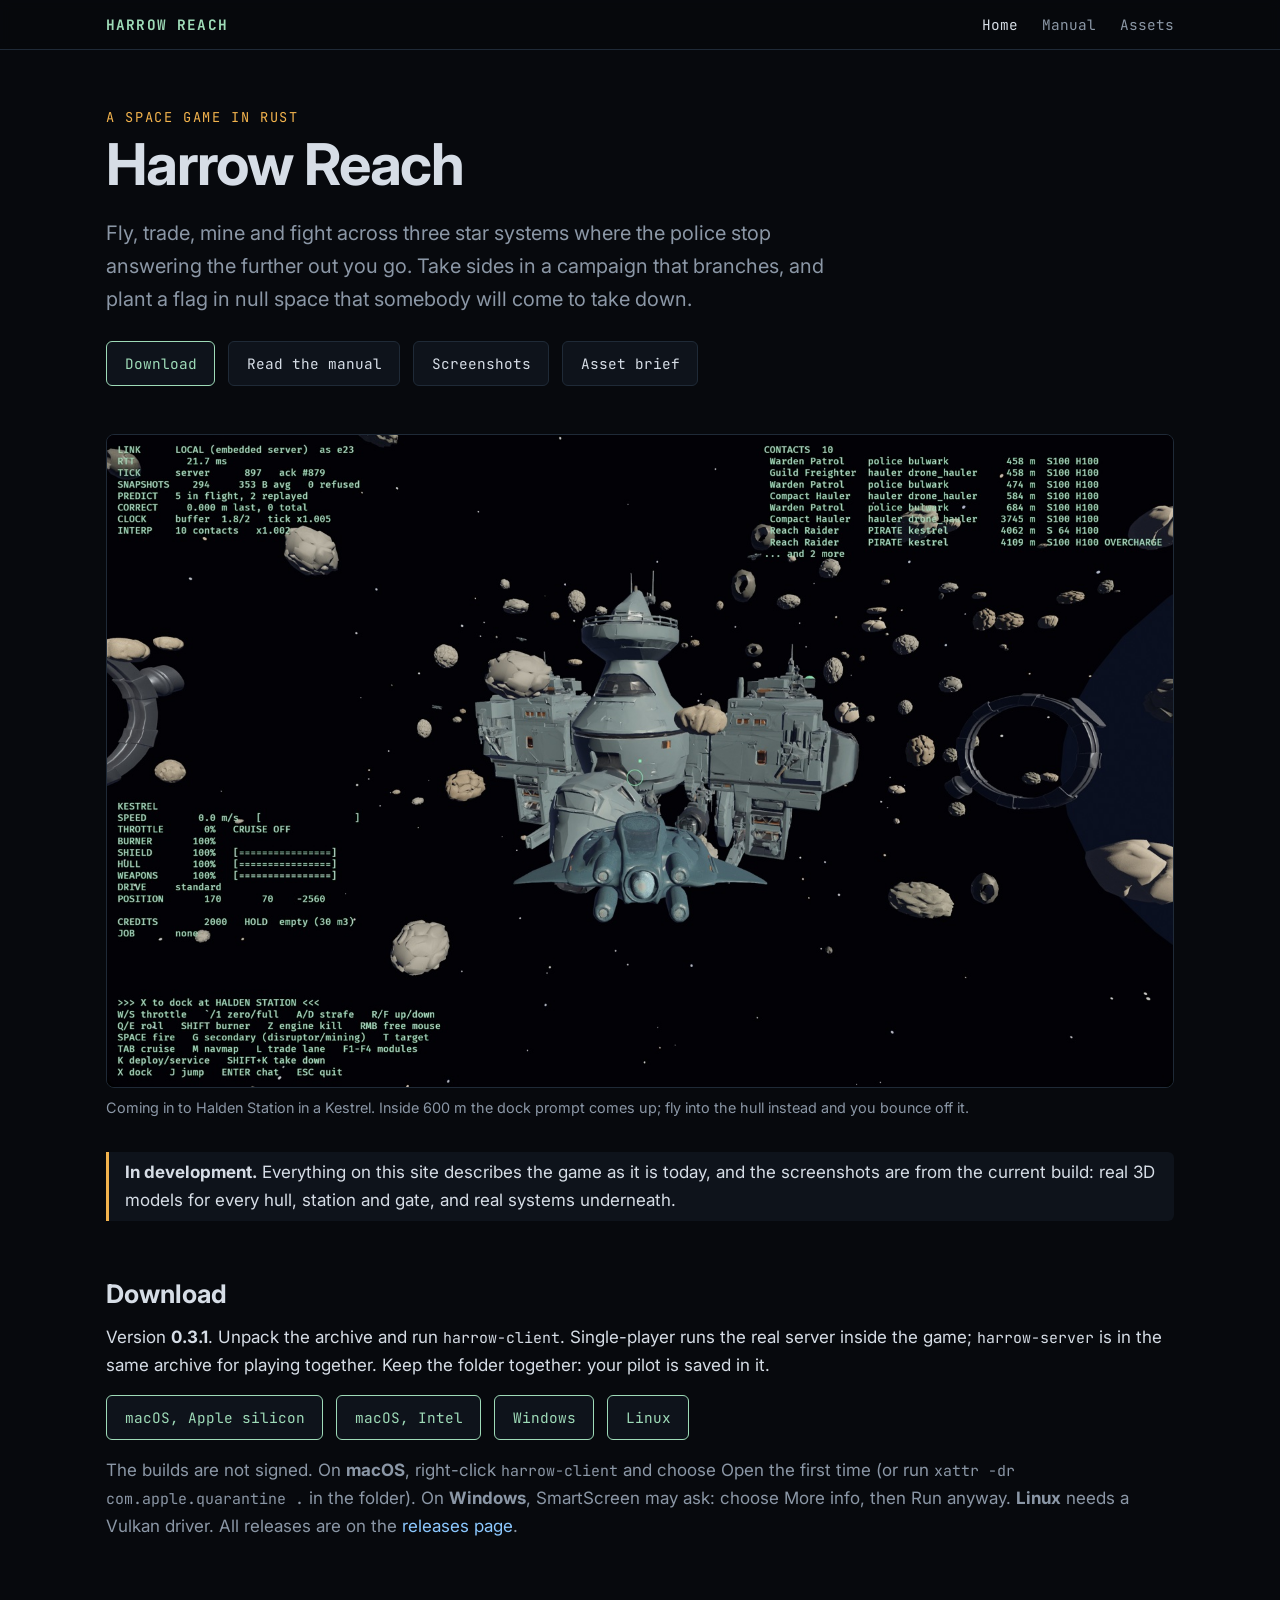
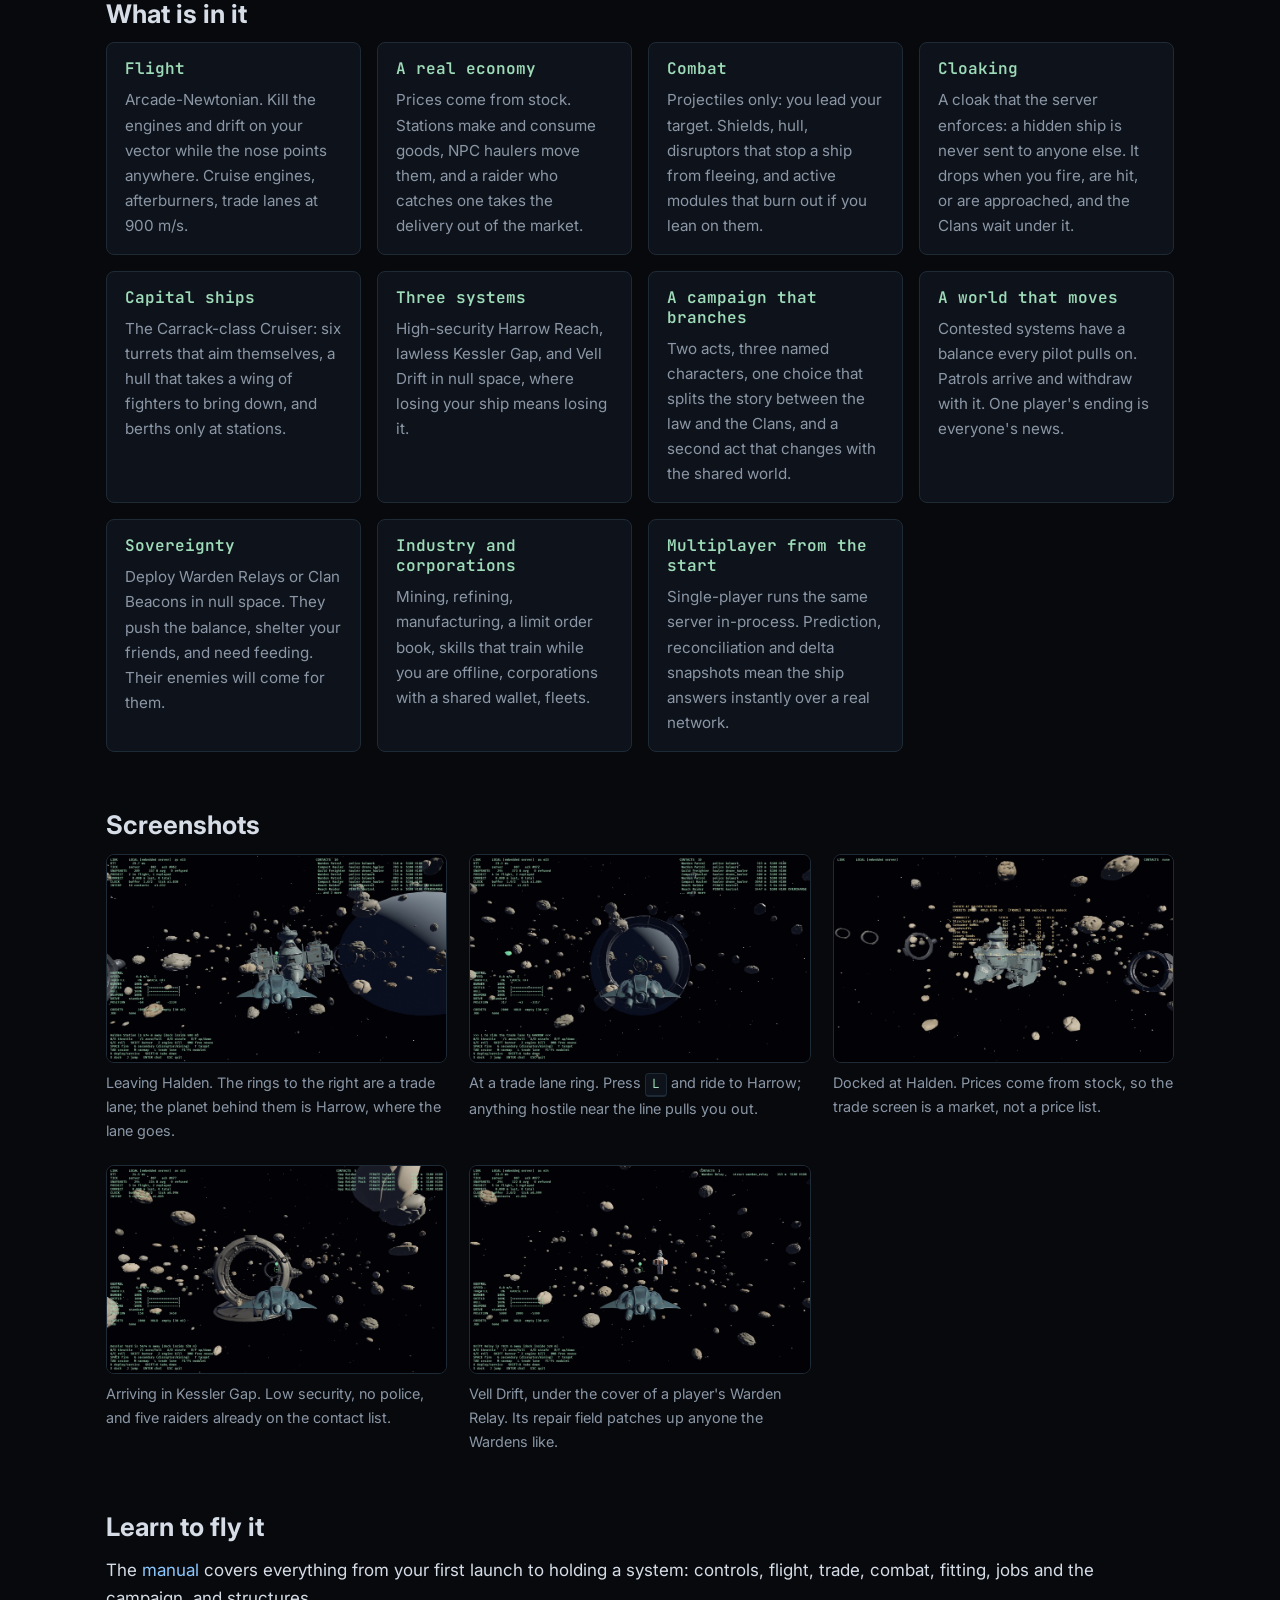
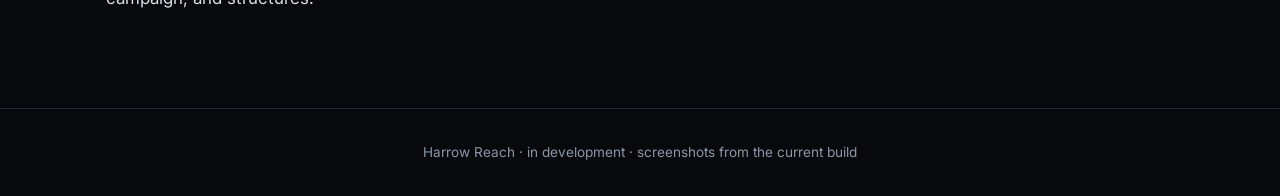
<file: index.html>
<!doctype html>
<html lang="en">
<head>
  <meta charset="utf-8">
  <meta name="viewport" content="width=device-width, initial-scale=1">
  <title>Harrow Reach</title>
  <meta name="description" content="A space trading and combat game in Rust: fly, trade, mine, fight, take sides, and plant a flag in null space.">
  <link rel="preconnect" href="https://fonts.googleapis.com">
  <link rel="preconnect" href="https://fonts.gstatic.com" crossorigin>
  <link href="https://fonts.googleapis.com/css2?family=Inter:wght@400;600;700&family=JetBrains+Mono:wght@400;600;700&display=swap" rel="stylesheet">
  <link rel="icon" href="data:image/svg+xml,%3Csvg xmlns=%27http://www.w3.org/2000/svg%27 viewBox=%270 0 32 32%27%3E%3Crect width=%2732%27 height=%2732%27 rx=%276%27 fill=%27%2307090d%27/%3E%3Ccircle cx=%2716%27 cy=%2716%27 r=%279%27 fill=%27none%27 stroke=%27%23f2b34d%27 stroke-width=%273%27/%3E%3C/svg%3E">
  <link rel="stylesheet" href="style.css">
</head>
<body>
  <nav class="site">
    <span class="brand">HARROW REACH</span>
    <a href="./" class="here">Home</a>
    <a href="manual.html">Manual</a>
    <a href="assets.html">Assets</a>
  </nav>

  <main>
    <section class="hero">
      <div class="kicker">A space game in Rust</div>
      <h1>Harrow Reach</h1>
      <p class="lede">
        Fly, trade, mine and fight across three star systems where the police
        stop answering the further out you go. Take sides in a campaign that
        branches, and plant a flag in null space that somebody will come to
        take down.
      </p>
      <div class="actions">
        <a class="button primary" href="#download">Download</a>
        <a class="button" href="manual.html">Read the manual</a>
        <a class="button" href="#screenshots">Screenshots</a>
        <a class="button" href="assets.html">Asset brief</a>
      </div>
    </section>

    <figure class="shot-hero">
      <img src="screenshots/02-convoy.jpg" alt="A Kestrel fighter a few hundred metres off Halden Station, trade lane rings to either side, the prompt to dock on the HUD." width="1600" height="978">
      <figcaption>Coming in to Halden Station in a Kestrel. Inside 600 m the dock prompt comes up; fly into the hull instead and you bounce off it.</figcaption>
    </figure>

    <p class="status" style="margin-top:2rem">
      <strong>In development.</strong> Everything on this site describes the
      game as it is today, and the screenshots are from the current build:
      real 3D models for every hull, station and gate, and real systems underneath.
    </p>

    <h2 id="download">Download</h2>
    <p>
      Version <strong>0.3.1</strong>. Unpack the archive and run
      <code>harrow-client</code>. Single-player runs the real server inside the
      game; <code>harrow-server</code> is in the same archive for playing
      together. Keep the folder together: your pilot is saved in it.
    </p>
    <div class="downloads">
      <a class="button primary" href="https://github.com/rsantacroce/harrow-reach-site/releases/download/v0.3.1/harrow-reach-v0.3.1-macos-arm64.tar.gz">macOS, Apple silicon</a>
      <a class="button primary" href="https://github.com/rsantacroce/harrow-reach-site/releases/download/v0.3.1/harrow-reach-v0.3.1-macos-x86_64.tar.gz">macOS, Intel</a>
      <a class="button primary" href="https://github.com/rsantacroce/harrow-reach-site/releases/download/v0.3.1/harrow-reach-v0.3.1-windows-x86_64.zip">Windows</a>
      <a class="button primary" href="https://github.com/rsantacroce/harrow-reach-site/releases/download/v0.3.1/harrow-reach-v0.3.1-linux-x86_64.tar.gz">Linux</a>
    </div>
    <p class="muted" style="margin-top:1rem">
      The builds are not signed. On <strong>macOS</strong>, right-click
      <code>harrow-client</code> and choose Open the first time (or run
      <code>xattr -dr com.apple.quarantine .</code> in the folder). On
      <strong>Windows</strong>, SmartScreen may ask: choose More info, then Run
      anyway. <strong>Linux</strong> needs a Vulkan driver. All releases are on
      the <a href="https://github.com/rsantacroce/harrow-reach-site/releases">releases page</a>.
    </p>

    <h2>What is in it</h2>
    <div class="features">
      <div class="feature"><h3>Flight</h3><p>Arcade-Newtonian. Kill the engines and drift on your vector while the nose points anywhere. Cruise engines, afterburners, trade lanes at 900 m/s.</p></div>
      <div class="feature"><h3>A real economy</h3><p>Prices come from stock. Stations make and consume goods, NPC haulers move them, and a raider who catches one takes the delivery out of the market.</p></div>
      <div class="feature"><h3>Combat</h3><p>Projectiles only: you lead your target. Shields, hull, disruptors that stop a ship from fleeing, and active modules that burn out if you lean on them.</p></div>
      <div class="feature"><h3>Cloaking</h3><p>A cloak that the server enforces: a hidden ship is never sent to anyone else. It drops when you fire, are hit, or are approached, and the Clans wait under it.</p></div>
      <div class="feature"><h3>Capital ships</h3><p>The Carrack-class Cruiser: six turrets that aim themselves, a hull that takes a wing of fighters to bring down, and berths only at stations.</p></div>
      <div class="feature"><h3>Three systems</h3><p>High-security Harrow Reach, lawless Kessler Gap, and Vell Drift in null space, where losing your ship means losing it.</p></div>
      <div class="feature"><h3>A campaign that branches</h3><p>Two acts, three named characters, one choice that splits the story between the law and the Clans, and a second act that changes with the shared world.</p></div>
      <div class="feature"><h3>A world that moves</h3><p>Contested systems have a balance every pilot pulls on. Patrols arrive and withdraw with it. One player's ending is everyone's news.</p></div>
      <div class="feature"><h3>Sovereignty</h3><p>Deploy Warden Relays or Clan Beacons in null space. They push the balance, shelter your friends, and need feeding. Their enemies will come for them.</p></div>
      <div class="feature"><h3>Industry and corporations</h3><p>Mining, refining, manufacturing, a limit order book, skills that train while you are offline, corporations with a shared wallet, fleets.</p></div>
      <div class="feature"><h3>Multiplayer from the start</h3><p>Single-player runs the same server in-process. Prediction, reconciliation and delta snapshots mean the ship answers instantly over a real network.</p></div>
    </div>

    <h2 id="screenshots">Screenshots</h2>
    <div class="gallery">
      <figure>
        <a href="screenshots/01-halden.jpg"><img src="screenshots/01-halden.jpg" alt="A Kestrel fighter near Halden Station, with the trade lane rings and the planet Harrow beyond it." loading="lazy" width="1600" height="978"></a>
        <figcaption>Leaving Halden. The rings to the right are a trade lane; the planet behind them is Harrow, where the lane goes.</figcaption>
      </figure>
      <figure>
        <a href="screenshots/03-lane.jpg"><img src="screenshots/03-lane.jpg" alt="Lined up at the first ring of a trade lane, the HUD offering the ride to Harrow." loading="lazy" width="1600" height="978"></a>
        <figcaption>At a trade lane ring. Press <kbd>L</kbd> and ride to Harrow; anything hostile near the line pulls you out.</figcaption>
      </figure>
      <figure>
        <a href="screenshots/04-docked.jpg"><img src="screenshots/04-docked.jpg" alt="Docked at Halden Station, the trade screen listing commodities with stock and prices over a view of the station." loading="lazy" width="1600" height="978"></a>
        <figcaption>Docked at Halden. Prices come from stock, so the trade screen is a market, not a price list.</figcaption>
      </figure>
      <figure>
        <a href="screenshots/05-kessler.jpg"><img src="screenshots/05-kessler.jpg" alt="Arriving in Kessler Gap beside the gate, with five Gap Raiders on the contact list." loading="lazy" width="1600" height="978"></a>
        <figcaption>Arriving in Kessler Gap. Low security, no police, and five raiders already on the contact list.</figcaption>
      </figure>
      <figure>
        <a href="screenshots/06-drift.jpg"><img src="screenshots/06-drift.jpg" alt="In Vell Drift, a player-built Warden Relay 260 m ahead." loading="lazy" width="1600" height="978"></a>
        <figcaption>Vell Drift, under the cover of a player's Warden Relay. Its repair field patches up anyone the Wardens like.</figcaption>
      </figure>
    </div>

    <h2>Learn to fly it</h2>
    <p>
      The <a href="manual.html">manual</a> covers everything from your first
      launch to holding a system: controls, flight, trade, combat, fitting,
      jobs and the campaign, and structures.
    </p>
  </main>

  <footer>Harrow Reach · in development · screenshots from the current build</footer>
</body>
</html>
</file>
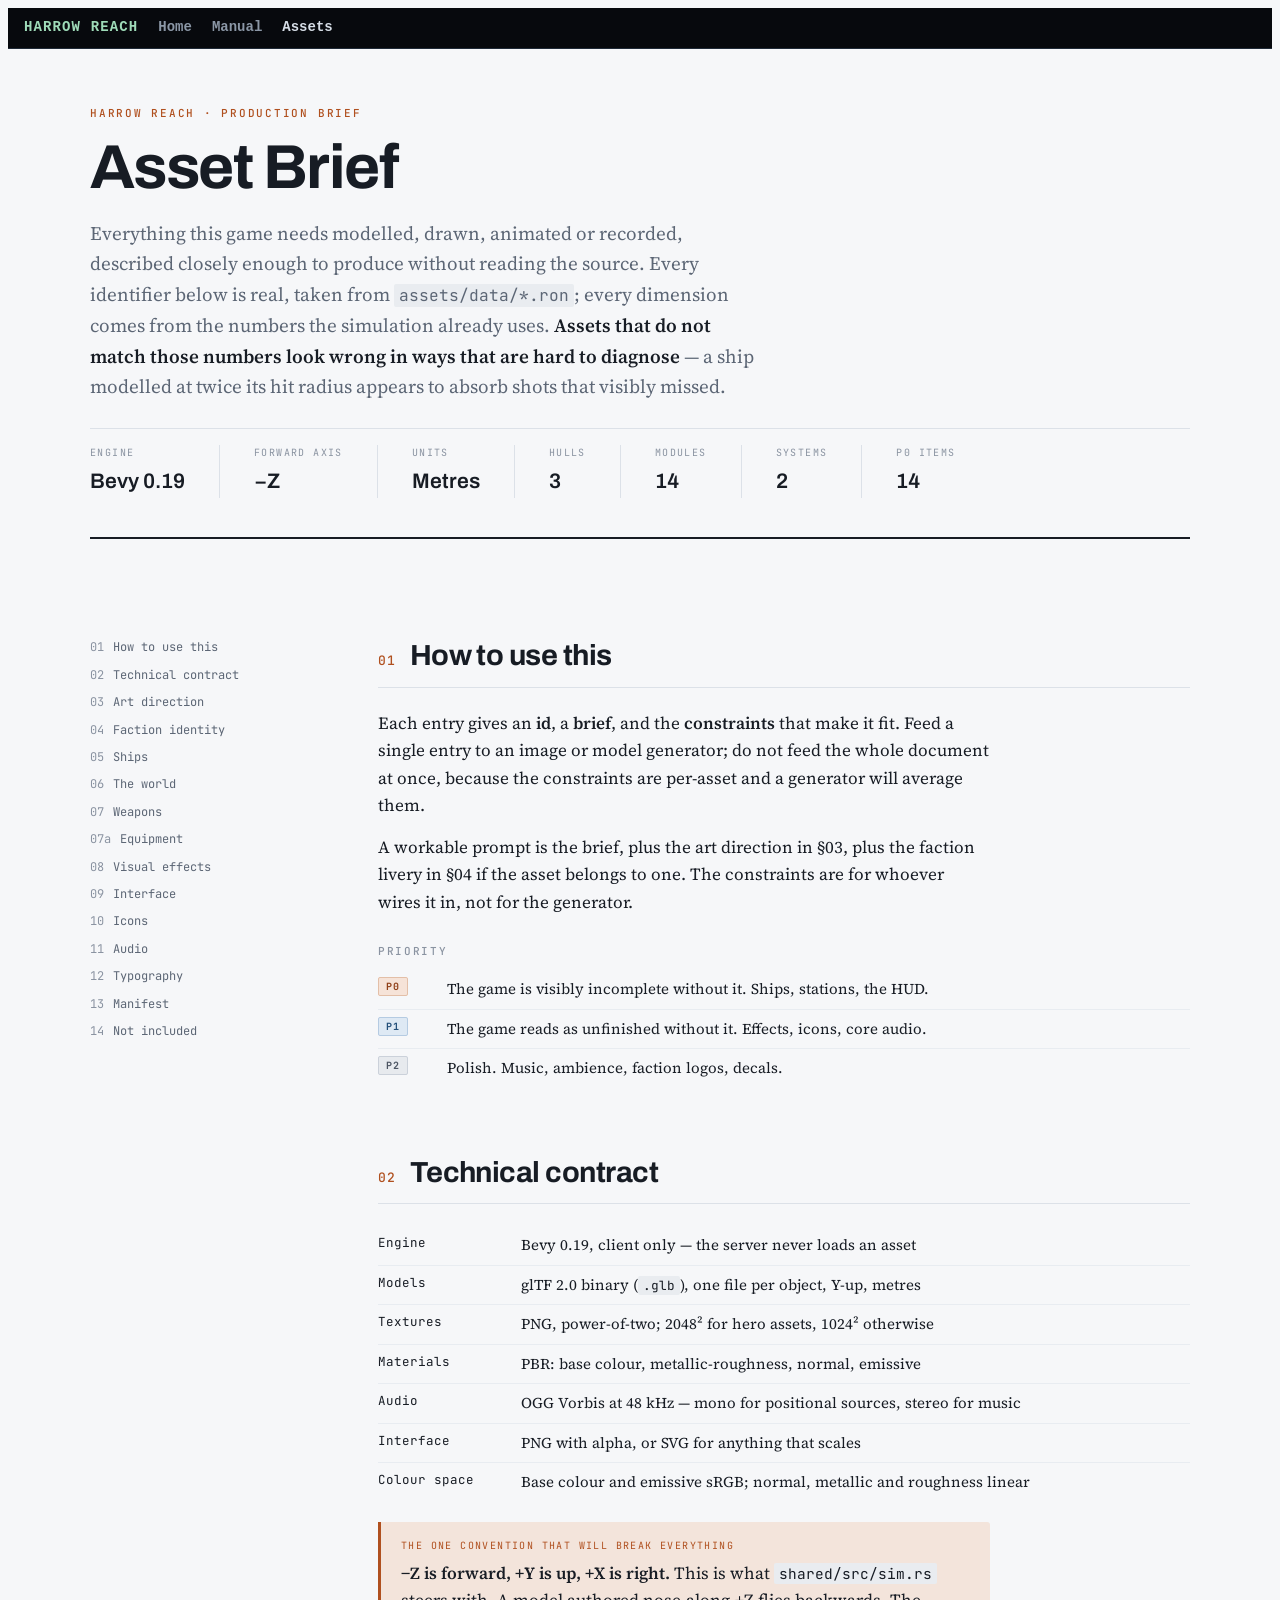
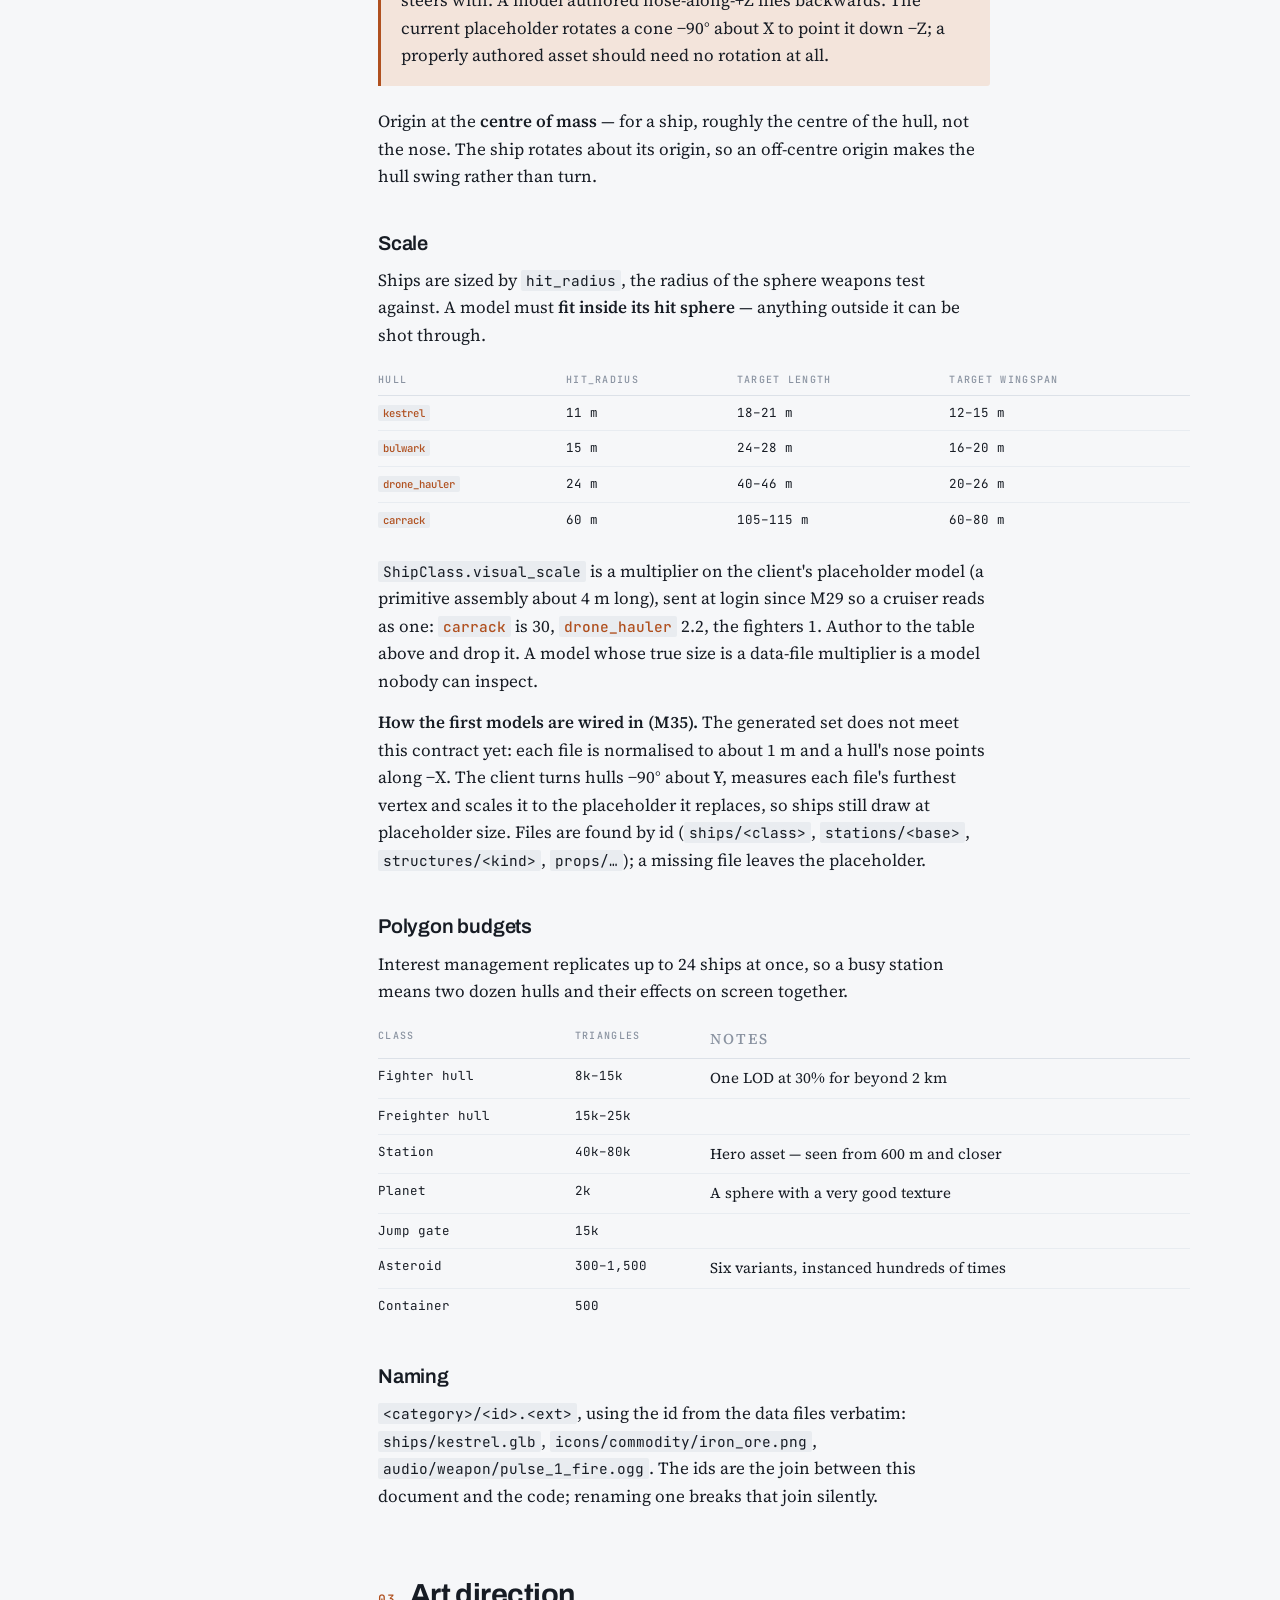
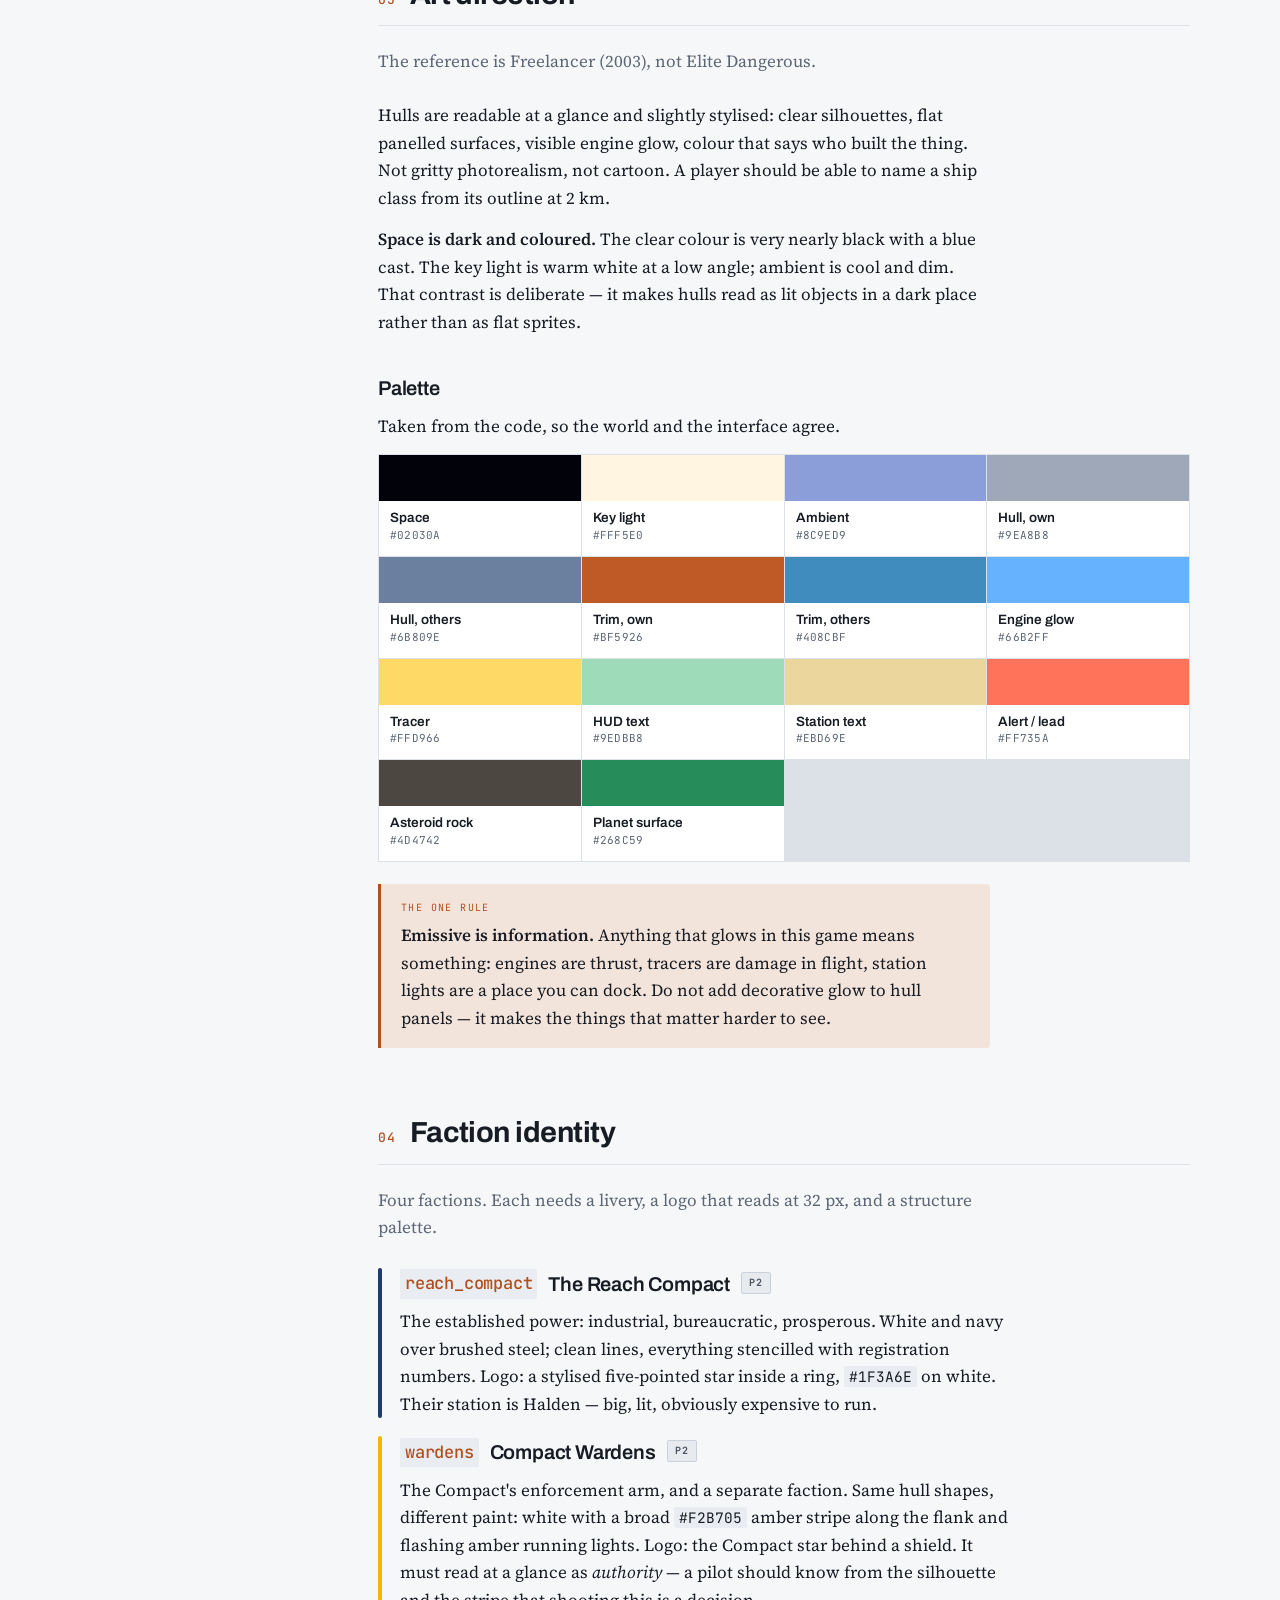
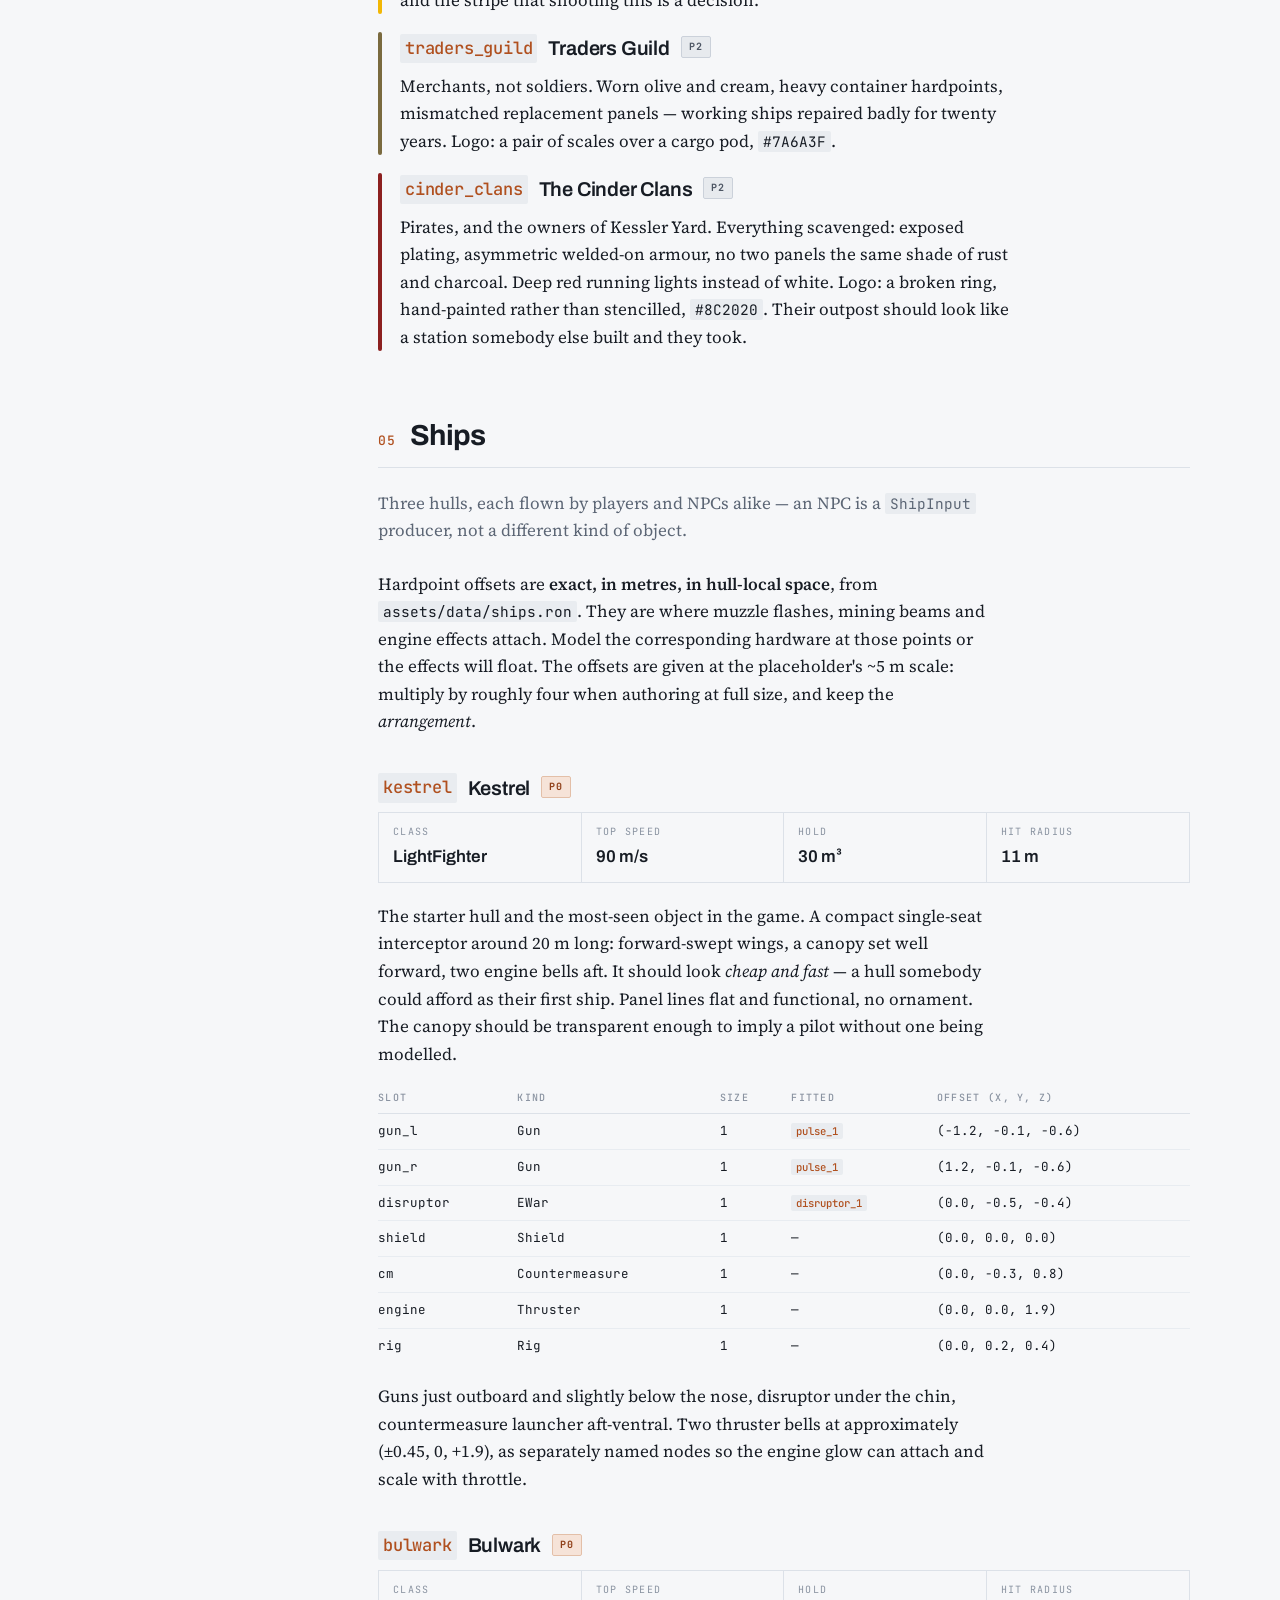
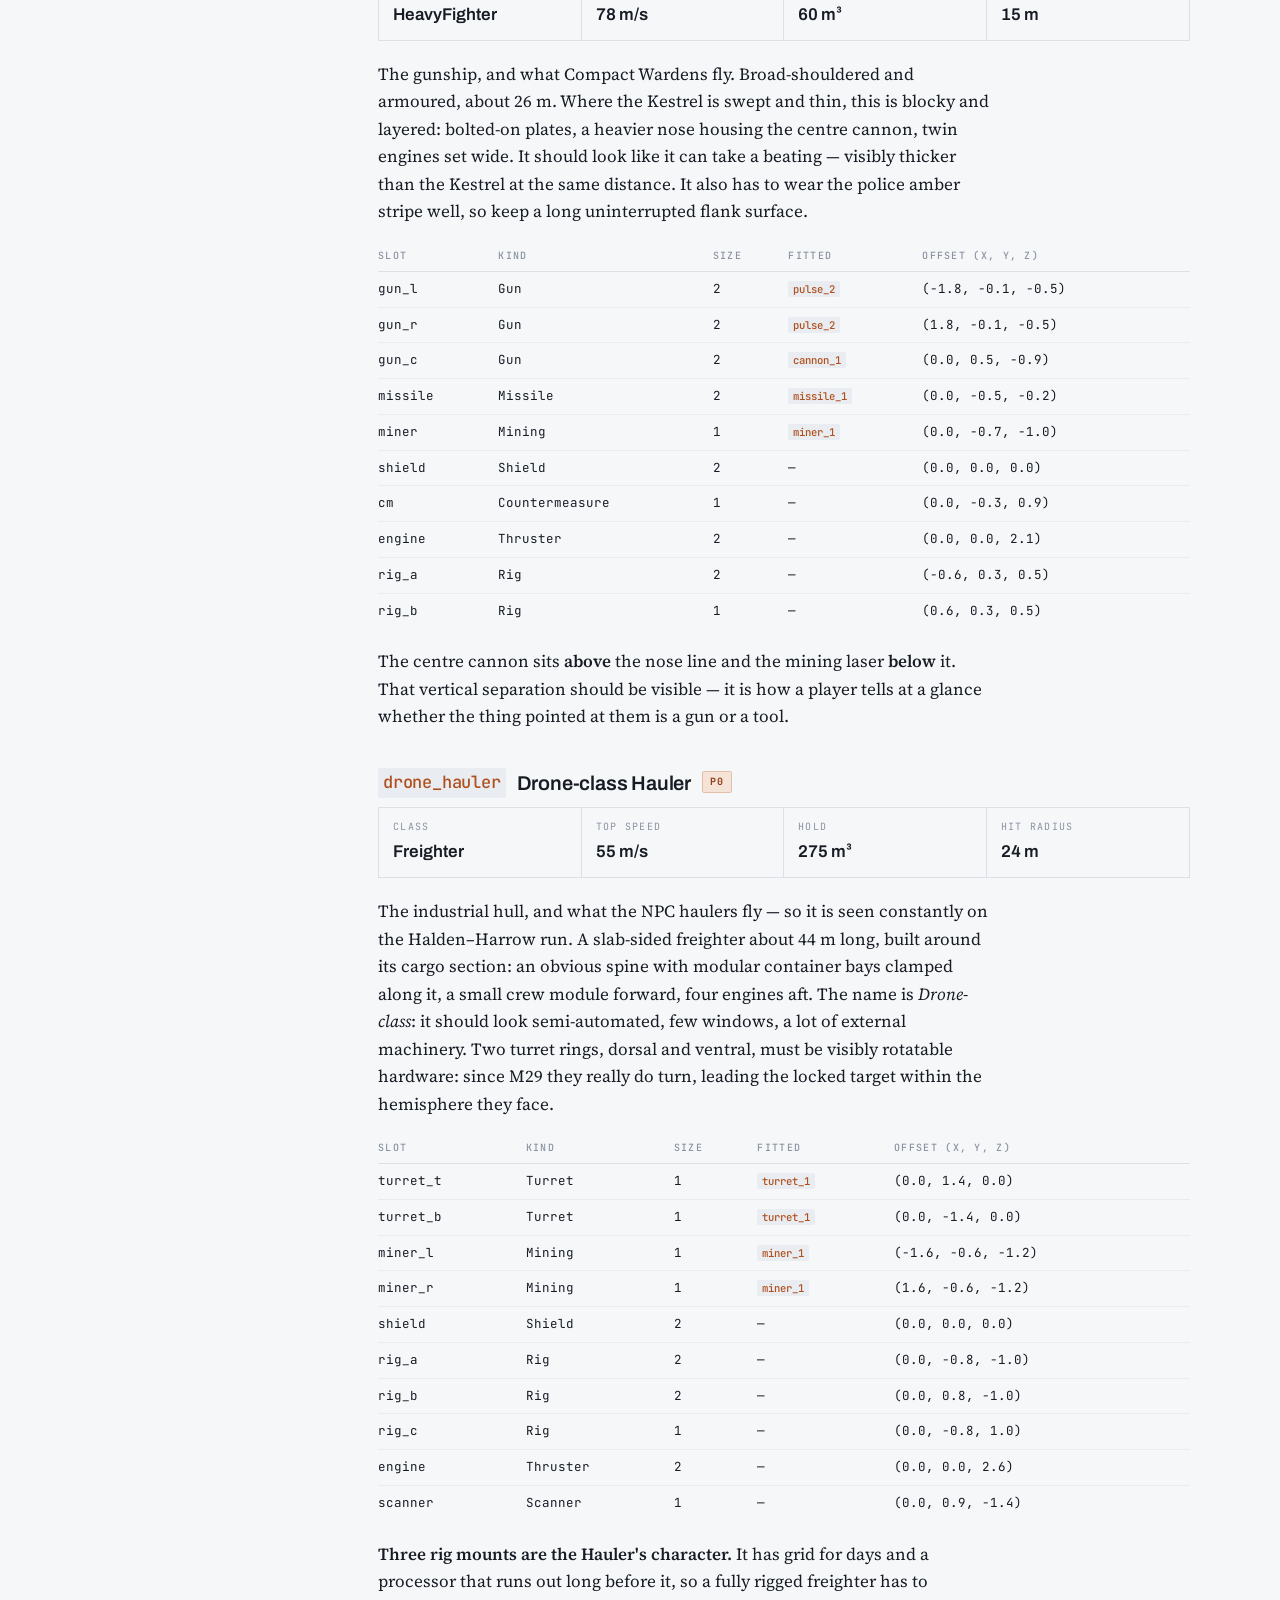
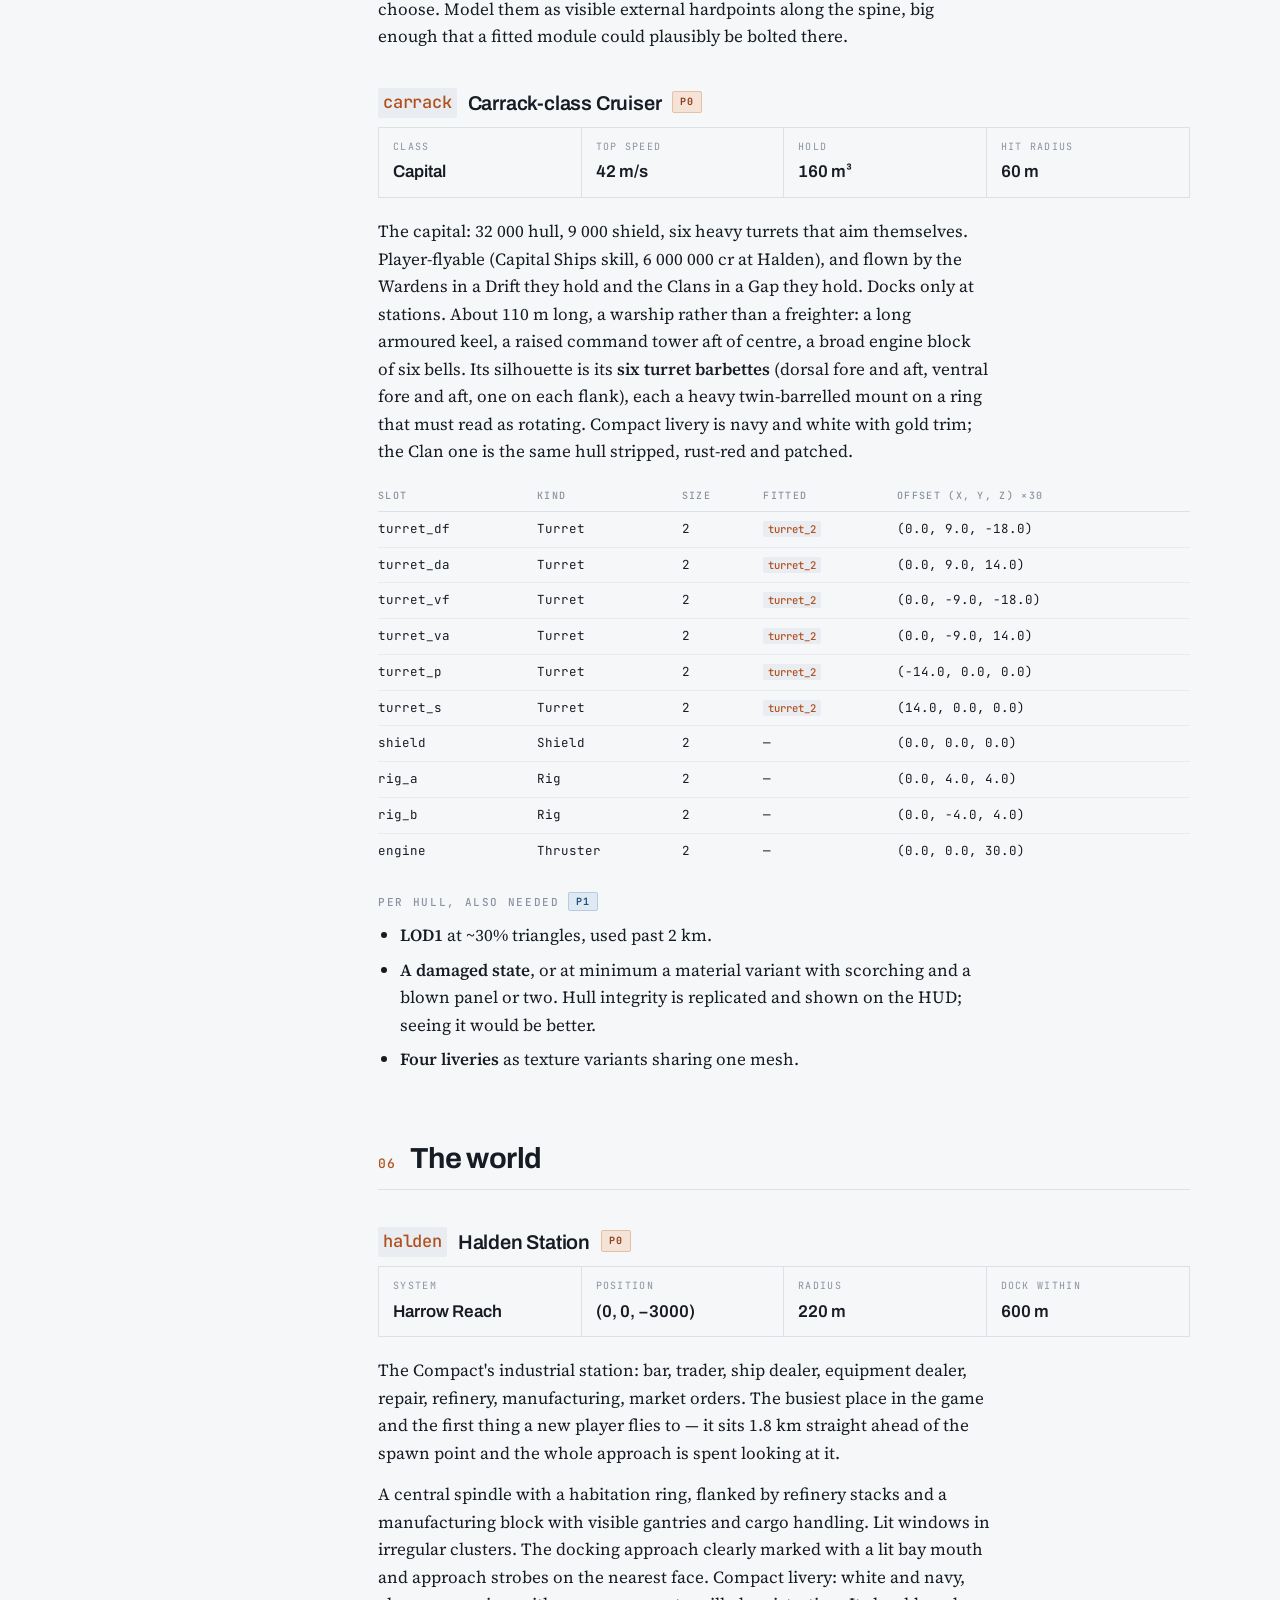
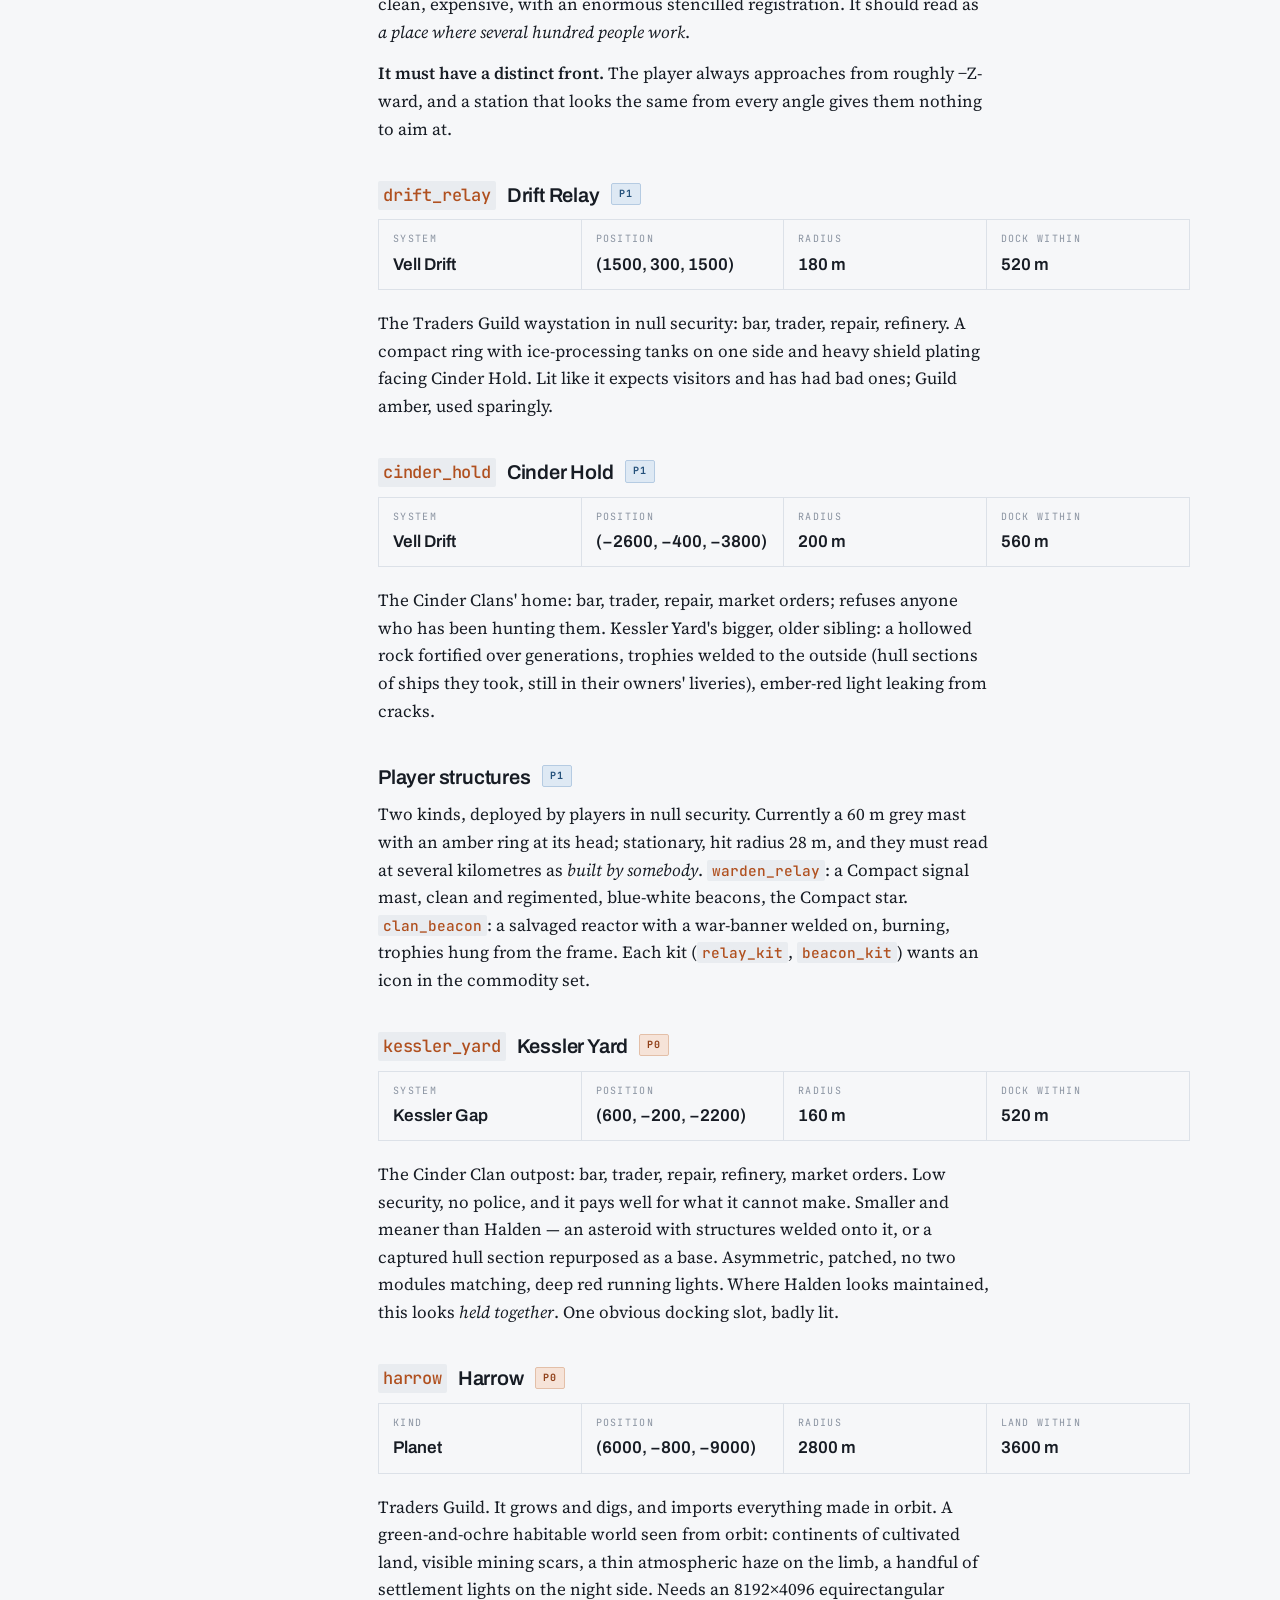
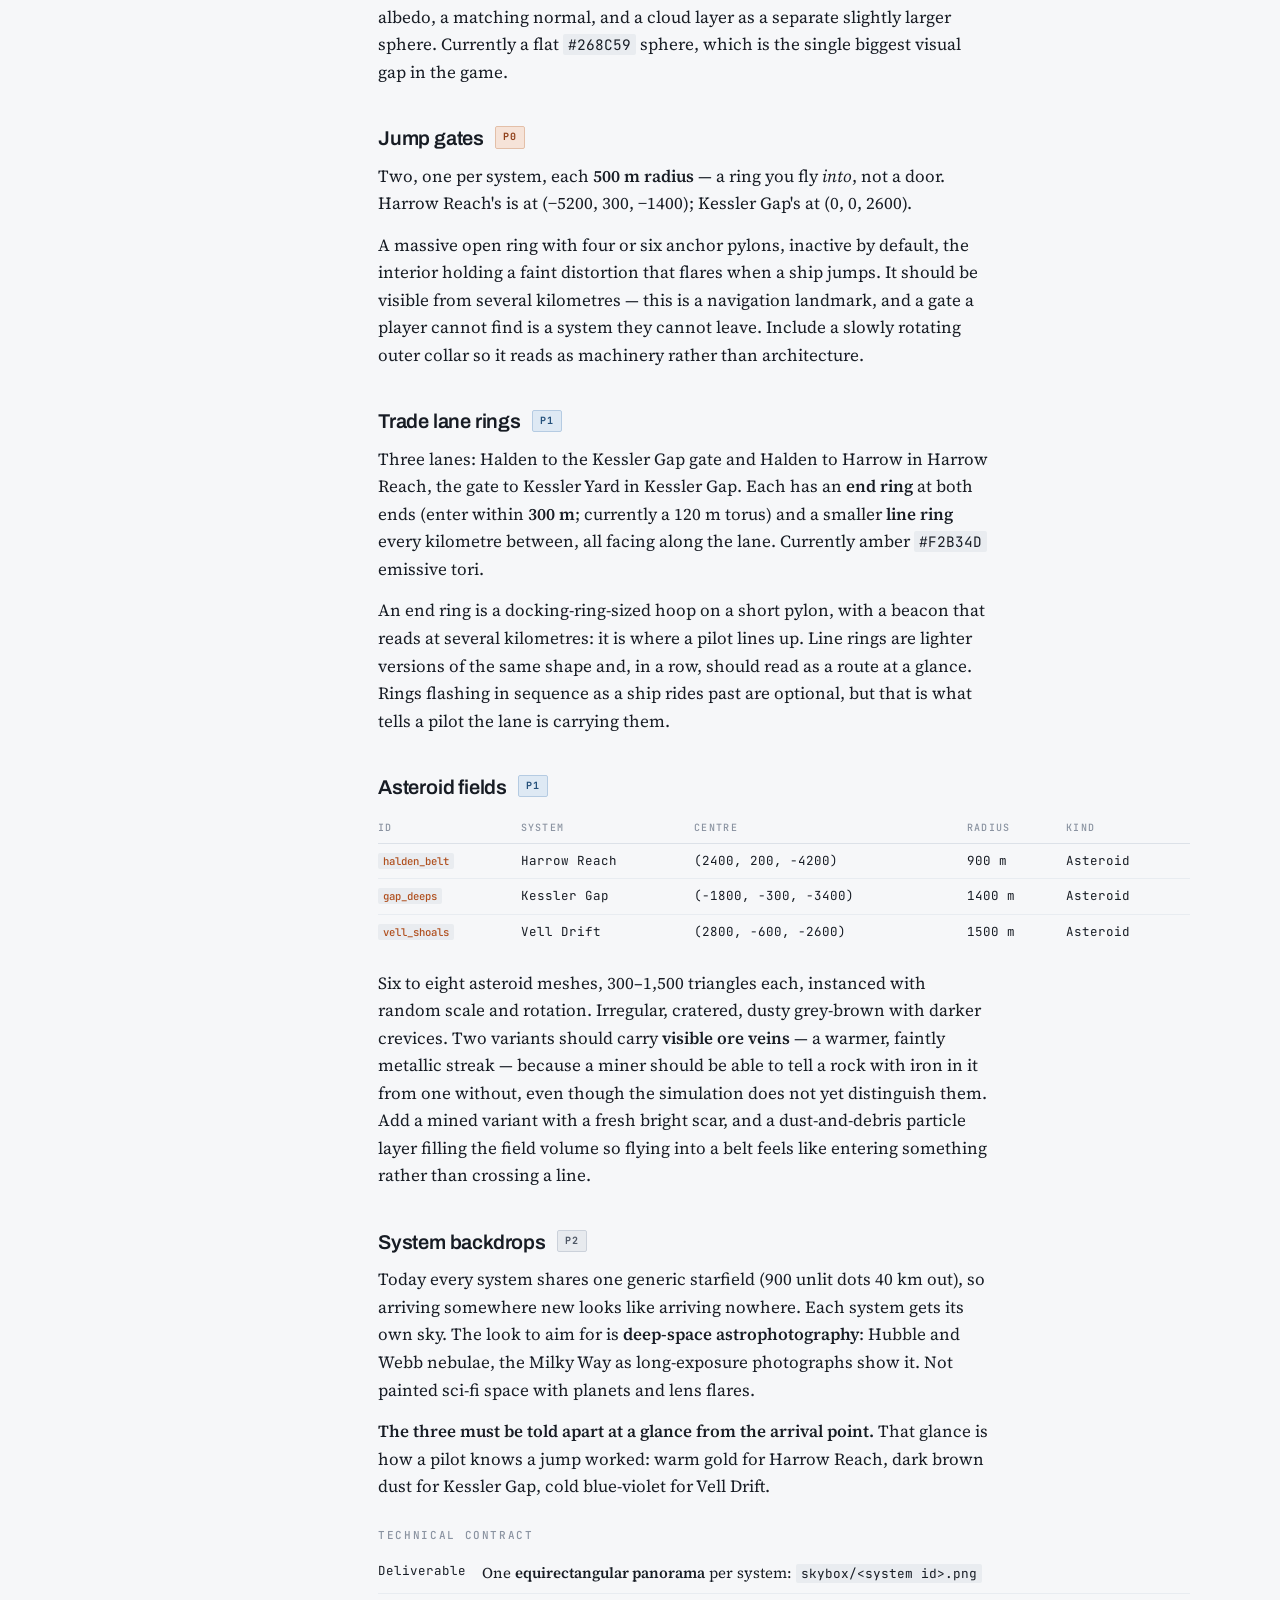
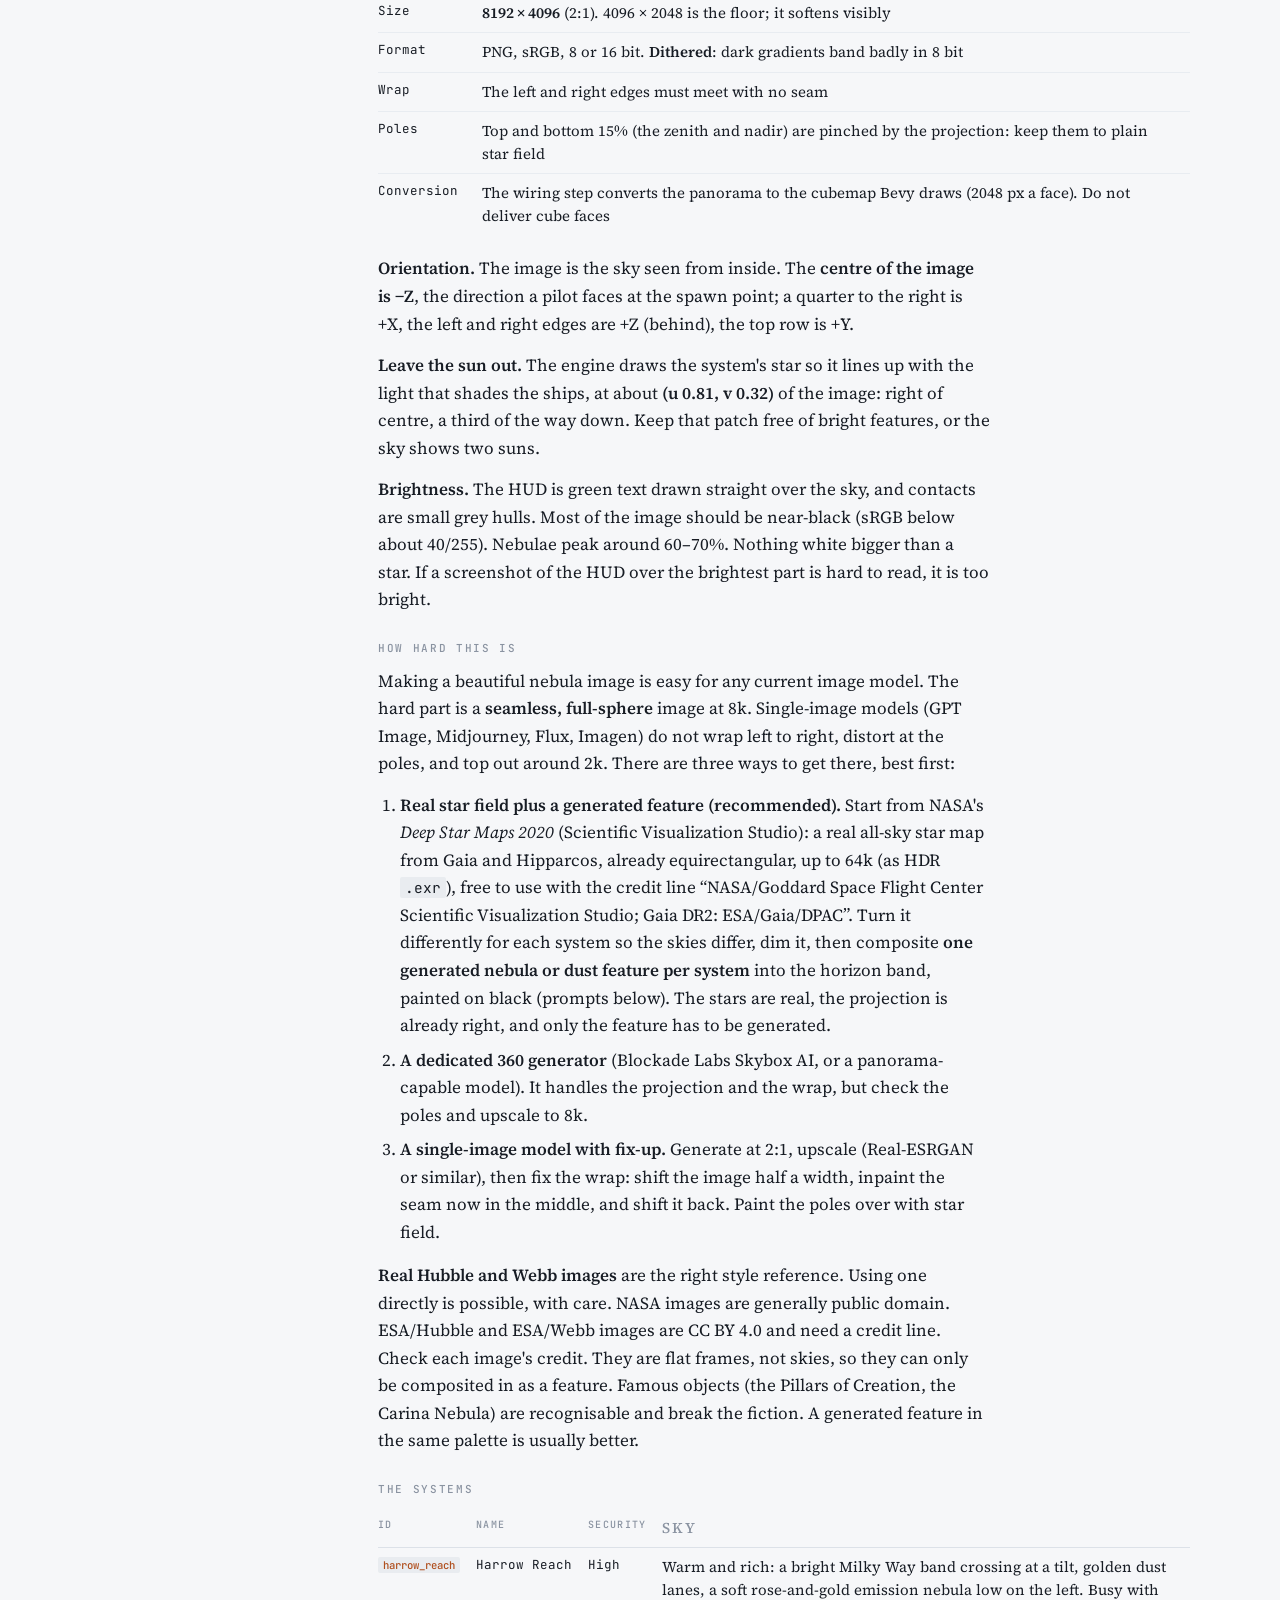
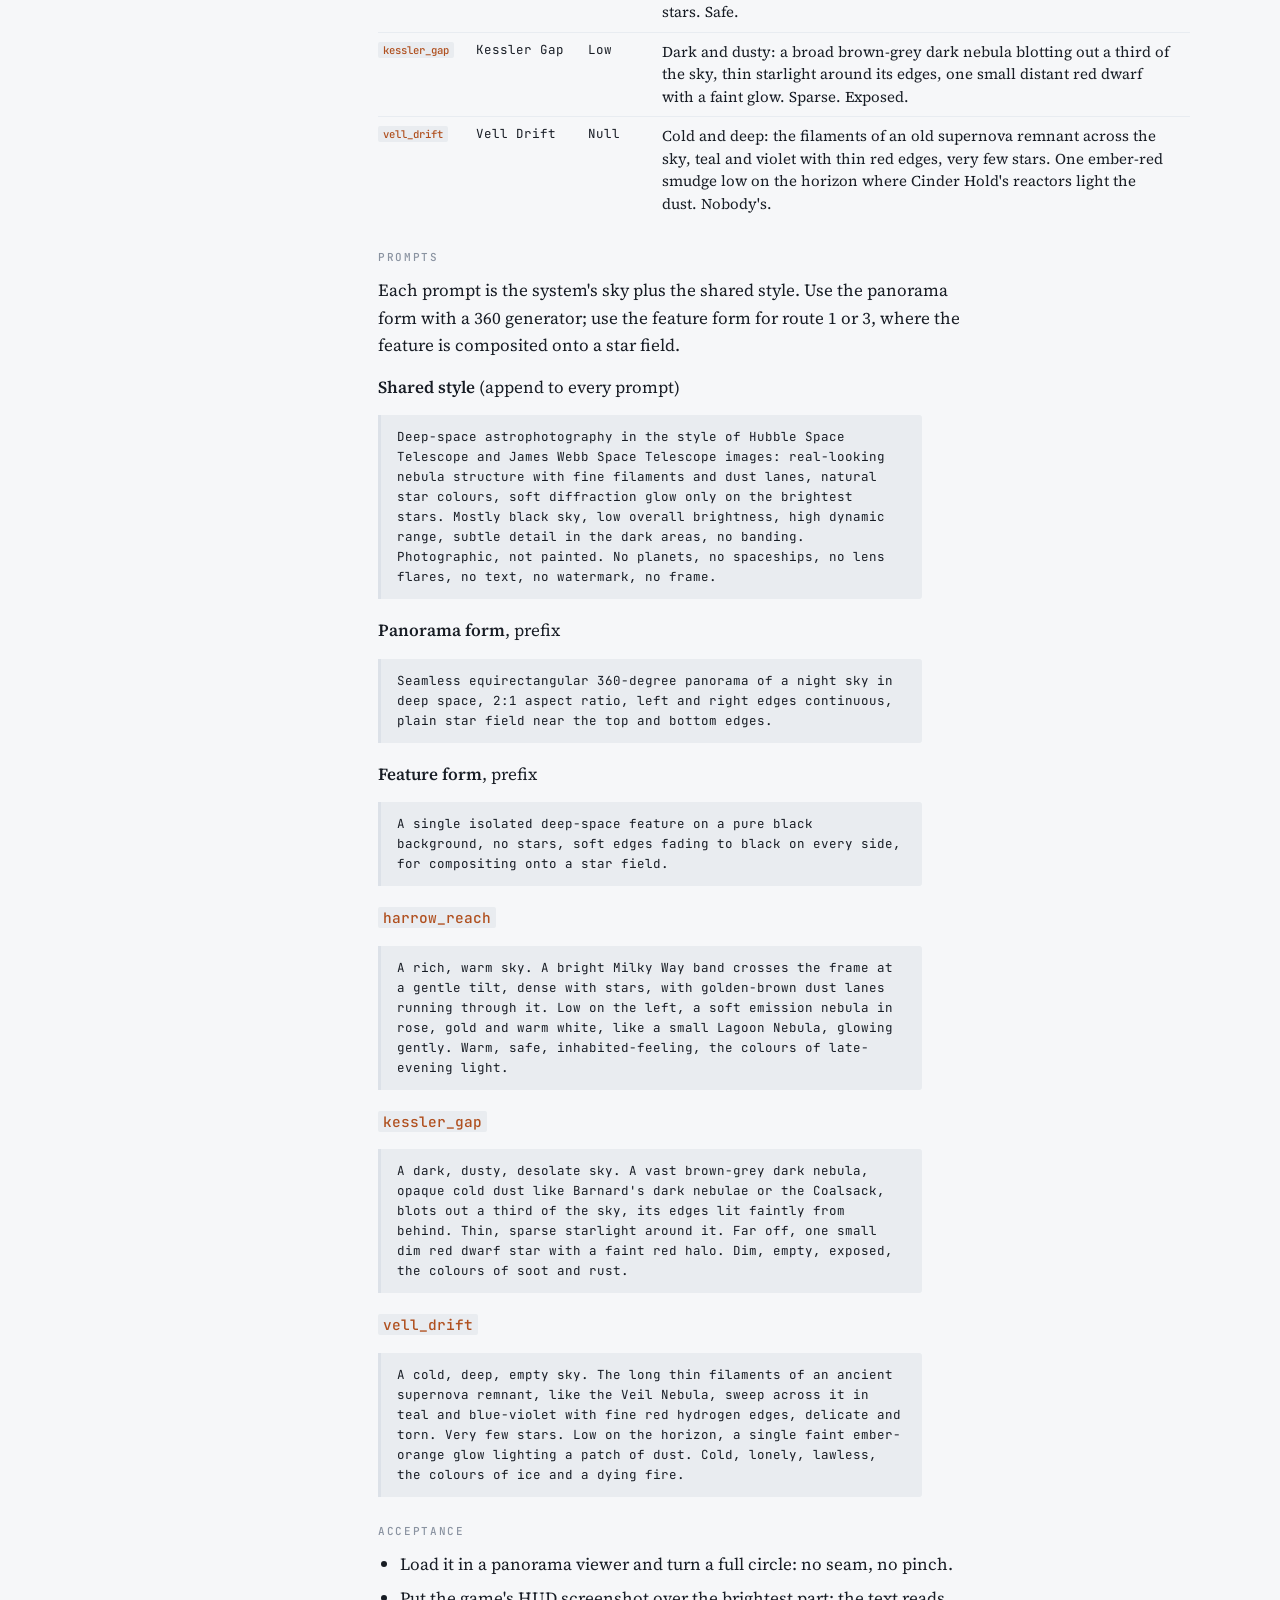
<file: assets.html>
<!doctype html>
<html lang="en">
<head>
<meta charset="utf-8">
<meta name="viewport" content="width=device-width, initial-scale=1">
<!-- Generated from docs/assets.html in the game repo by
     scripts/publish-site-assets.sh. Edit the source, not this. -->
<title>Harrow Reach Asset Brief</title>
<link rel="preconnect" href="https://fonts.googleapis.com">
<link rel="preconnect" href="https://fonts.gstatic.com" crossorigin>
<link rel="stylesheet" href="https://fonts.googleapis.com/css2?family=Archivo:wght@500;600;700&family=JetBrains+Mono:wght@400;500;700&family=Source+Serif+4:opsz,wght@8..60,400;8..60,600&display=swap">
<style>
  :root {
    --paper:      #F6F7F9;
    --card:       #FFFFFF;
    --ink:        #171C24;
    --muted:      #5C6675;
    --faint:      #8A93A1;
    --rule:       #DCE1E8;
    --rule-soft:  #E8ECF1;
    --accent:     #B0501F;
    --accent-dim: #F3E4DB;
    --steel:      #2E5C8A;
    --steel-dim:  #E1EAF3;
    --slate-dim:  #E9ECF0;

    --p0-fg: #8F3F18;  --p0-bg: #F6E3D8;  --p0-br: #E3BFA8;
    --p1-fg: #24507A;  --p1-bg: #DEE9F4;  --p1-br: #B5CBE2;
    --p2-fg: #4C5563;  --p2-bg: #E7EAEE;  --p2-br: #CBD1DA;

    --display: "Archivo", "Helvetica Neue", Arial, sans-serif;
    --body: "Source Serif 4", Georgia, "Times New Roman", serif;
    --mono: "JetBrains Mono", ui-monospace, "SF Mono", Menlo, monospace;

    --measure: 68ch;
    --rail: 232px;
  }

  @media (prefers-color-scheme: dark) {
    :root:not([data-theme="light"]) {
      --paper:      #10141A;
      --card:       #171C24;
      --ink:        #E3E8EF;
      --muted:      #9AA5B4;
      --faint:      #6B7686;
      --rule:       #2A323D;
      --rule-soft:  #212933;
      --accent:     #E08048;
      --accent-dim: #33221A;
      --steel:      #7FAFDE;
      --steel-dim:  #1A2733;
      --slate-dim:  #1D242D;

      --p0-fg: #EE9A66;  --p0-bg: #33221A;  --p0-br: #5A3A26;
      --p1-fg: #8FBDEA;  --p1-bg: #172532;  --p1-br: #2A4159;
      --p2-fg: #9AA5B4;  --p2-bg: #1D242D;  --p2-br: #333C48;
    }
  }

  :root[data-theme="dark"] {
    --paper:      #10141A;
    --card:       #171C24;
    --ink:        #E3E8EF;
    --muted:      #9AA5B4;
    --faint:      #6B7686;
    --rule:       #2A323D;
    --rule-soft:  #212933;
    --accent:     #E08048;
    --accent-dim: #33221A;
    --steel:      #7FAFDE;
    --steel-dim:  #1A2733;
    --slate-dim:  #1D242D;

    --p0-fg: #EE9A66;  --p0-bg: #33221A;  --p0-br: #5A3A26;
    --p1-fg: #8FBDEA;  --p1-bg: #172532;  --p1-br: #2A4159;
    --p2-fg: #9AA5B4;  --p2-bg: #1D242D;  --p2-br: #333C48;
  }

  * { box-sizing: border-box; }

  body {
    background: var(--paper);
    color: var(--ink);
    font-family: var(--body);
    font-size: 17px;
    line-height: 1.62;
    -webkit-font-smoothing: antialiased;
  }

  .shell {
    display: grid;
    grid-template-columns: var(--rail) minmax(0, 1fr);
    gap: 56px;
    max-width: 1180px;
    margin: 0 auto;
    padding: 0 40px 120px;
    align-items: start;
  }

  /* ---------- masthead ---------- */

  .masthead {
    grid-column: 1 / -1;
    border-bottom: 2px solid var(--ink);
    padding: 56px 0 22px;
    margin-bottom: 44px;
  }
  .eyebrow {
    font-family: var(--mono);
    font-size: 11px;
    font-weight: 500;
    letter-spacing: 0.16em;
    text-transform: uppercase;
    color: var(--accent);
    margin: 0 0 14px;
  }
  h1 {
    font-family: var(--display);
    font-weight: 700;
    font-size: clamp(38px, 6vw, 62px);
    line-height: 1.02;
    letter-spacing: -0.025em;
    margin: 0 0 18px;
    text-wrap: balance;
  }
  .standfirst {
    max-width: var(--measure);
    font-size: 19px;
    color: var(--muted);
    margin: 0 0 26px;
  }
  .standfirst strong { color: var(--ink); font-weight: 600; }

  .facts {
    display: flex;
    flex-wrap: wrap;
    gap: 0;
    border-top: 1px solid var(--rule);
    padding-top: 16px;
  }
  .fact {
    padding-right: 34px;
    margin-right: 34px;
    border-right: 1px solid var(--rule);
  }
  .fact:last-child { border-right: 0; margin-right: 0; padding-right: 0; }
  .fact dt {
    font-family: var(--mono);
    font-size: 10px;
    letter-spacing: 0.14em;
    text-transform: uppercase;
    color: var(--faint);
    margin: 0 0 3px;
  }
  .fact dd {
    font-family: var(--display);
    font-weight: 600;
    font-size: 21px;
    margin: 0;
    font-variant-numeric: tabular-nums;
  }

  /* ---------- rail ---------- */

  nav.rail {
    position: sticky;
    top: 28px;
    font-family: var(--mono);
    font-size: 12px;
    line-height: 1.45;
  }
  nav.rail ol { list-style: none; margin: 0; padding: 0; }
  nav.rail li { margin-bottom: 9px; display: flex; gap: 9px; }
  nav.rail .n { color: var(--faint); font-variant-numeric: tabular-nums; }
  nav.rail a {
    color: var(--muted);
    text-decoration: none;
    border-bottom: 1px solid transparent;
  }
  nav.rail a:hover, nav.rail a:focus-visible {
    color: var(--accent);
    border-bottom-color: var(--accent);
  }

  /* ---------- content ---------- */

  main { min-width: 0; }
  main > section { margin-bottom: 68px; scroll-margin-top: 24px; }

  h2 {
    font-family: var(--display);
    font-weight: 700;
    font-size: 29px;
    letter-spacing: -0.018em;
    line-height: 1.15;
    margin: 0 0 6px;
    display: flex;
    align-items: baseline;
    gap: 14px;
    text-wrap: balance;
  }
  h2 .num {
    font-family: var(--mono);
    font-size: 13px;
    font-weight: 500;
    color: var(--accent);
    letter-spacing: 0.06em;
    flex: none;
  }
  h2 + .lede {
    max-width: var(--measure);
    color: var(--muted);
    margin: 0 0 26px;
  }
  section > h2 { padding-bottom: 14px; border-bottom: 1px solid var(--rule); margin-bottom: 22px; }

  h3 {
    font-family: var(--display);
    font-weight: 600;
    font-size: 20px;
    letter-spacing: -0.01em;
    margin: 36px 0 8px;
    display: flex;
    align-items: center;
    gap: 11px;
    flex-wrap: wrap;
  }
  h4 {
    font-family: var(--mono);
    font-size: 11px;
    font-weight: 500;
    letter-spacing: 0.15em;
    text-transform: uppercase;
    color: var(--faint);
    margin: 26px 0 10px;
  }

  p { max-width: var(--measure); margin: 0 0 14px; }
  ul, ol { max-width: var(--measure); padding-left: 22px; margin: 0 0 16px; }
  li { margin-bottom: 7px; }
  strong { font-weight: 600; }
  em { font-style: italic; }

  code, .id {
    font-family: var(--mono);
    font-size: 0.85em;
    background: var(--slate-dim);
    padding: 1px 5px;
    border-radius: 2px;
  }
  .id { color: var(--accent); font-weight: 500; }

  a { color: var(--steel); text-underline-offset: 2px; }

  /* ---------- priority chips ---------- */

  .p {
    font-family: var(--mono);
    font-size: 10px;
    font-weight: 700;
    letter-spacing: 0.1em;
    padding: 2px 7px;
    border-radius: 2px;
    border: 1px solid;
    flex: none;
    position: relative;
    top: -1px;
  }
  .p0 { color: var(--p0-fg); background: var(--p0-bg); border-color: var(--p0-br); }
  .p1 { color: var(--p1-fg); background: var(--p1-bg); border-color: var(--p1-br); }
  .p2 { color: var(--p2-fg); background: var(--p2-bg); border-color: var(--p2-br); }

  /* ---------- tables ---------- */

  .scroll { overflow-x: auto; margin: 0 0 20px; }
  table {
    border-collapse: collapse;
    width: 100%;
    font-family: var(--mono);
    font-size: 12.5px;
    line-height: 1.5;
  }
  th, td {
    text-align: left;
    padding: 8px 16px 8px 0;
    border-bottom: 1px solid var(--rule-soft);
    vertical-align: top;
    white-space: nowrap;
  }
  td.wrap, th.wrap { white-space: normal; min-width: 22ch; font-family: var(--body); font-size: 15px; }
  th {
    font-size: 10px;
    letter-spacing: 0.13em;
    text-transform: uppercase;
    color: var(--faint);
    font-weight: 500;
    border-bottom: 1px solid var(--rule);
  }
  td.num { font-variant-numeric: tabular-nums; }
  tbody tr:last-child td { border-bottom: 0; }

  /* ---------- callout ---------- */

  .rule-box {
    border-left: 3px solid var(--accent);
    background: var(--accent-dim);
    padding: 16px 20px;
    margin: 0 0 22px;
    max-width: var(--measure);
    border-radius: 0 3px 3px 0;
  }
  .rule-box p:last-child { margin-bottom: 0; }
  .rule-box .tag {
    font-family: var(--mono);
    font-size: 10px;
    letter-spacing: 0.14em;
    text-transform: uppercase;
    color: var(--accent);
    display: block;
    margin-bottom: 6px;
  }

  /* ---------- prompts ---------- */

  .prompt {
    font-family: var(--mono);
    font-size: 12.5px;
    line-height: 1.6;
    white-space: pre-wrap;
    background: var(--slate-dim);
    border-left: 3px solid var(--rule);
    padding: 12px 16px;
    margin: 0 0 18px;
    max-width: var(--measure);
    border-radius: 0 3px 3px 0;
  }

  /* ---------- swatches ---------- */

  .swatches {
    display: grid;
    grid-template-columns: repeat(auto-fill, minmax(168px, 1fr));
    gap: 1px;
    background: var(--rule);
    border: 1px solid var(--rule);
    margin-bottom: 22px;
  }
  .sw { background: var(--card); padding: 0; }
  .sw .chip { height: 46px; display: block; }
  .sw .meta { padding: 9px 11px 11px; }
  .sw .name { font-family: var(--display); font-weight: 600; font-size: 13.5px; line-height: 1.25; }
  .sw .hex { font-family: var(--mono); font-size: 11px; color: var(--muted); letter-spacing: 0.02em; }

  /* ---------- spec grid ---------- */

  .specs {
    display: grid;
    grid-template-columns: repeat(auto-fit, minmax(140px, 1fr));
    gap: 0;
    border: 1px solid var(--rule);
    margin: 0 0 20px;
  }
  .spec { padding: 11px 14px; border-right: 1px solid var(--rule); }
  .spec:last-child { border-right: 0; }
  .spec dt {
    font-family: var(--mono);
    font-size: 10px;
    letter-spacing: 0.13em;
    text-transform: uppercase;
    color: var(--faint);
    margin-bottom: 3px;
  }
  .spec dd {
    font-family: var(--display);
    font-weight: 600;
    font-size: 17px;
    margin: 0;
    font-variant-numeric: tabular-nums;
  }

  /* ---------- faction cards ---------- */

  .factions { display: grid; gap: 18px; margin-bottom: 20px; }
  .faction {
    display: grid;
    grid-template-columns: 4px 1fr;
    gap: 18px;
    align-items: start;
  }
  .faction .stripe { background: var(--fc); border-radius: 2px; align-self: stretch; }
  .faction .body h3 { margin-top: 0; }
  .faction .body p { margin-bottom: 0; }

  /* ---------- manifest ---------- */

  .manifest { max-width: var(--measure); }
  .manifest h4 { display: flex; align-items: center; gap: 10px; }
  .manifest ul { list-style: none; padding: 0; margin: 0 0 26px; }
  .manifest li { margin: 0; border-bottom: 1px solid var(--rule-soft); }
  .manifest label {
    display: flex;
    gap: 11px;
    align-items: baseline;
    padding: 8px 2px;
    cursor: pointer;
    font-family: var(--mono);
    font-size: 12.5px;
    line-height: 1.5;
  }
  .manifest input { margin: 0; accent-color: var(--accent); position: relative; top: 2px; flex: none; }
  .manifest input:checked + span { color: var(--faint); text-decoration: line-through; }
  .manifest label:hover { background: var(--rule-soft); }
  .count {
    font-family: var(--mono);
    font-size: 10px;
    letter-spacing: 0.1em;
    color: var(--faint);
    font-weight: 400;
    text-transform: none;
  }

  footer {
    grid-column: 1 / -1;
    border-top: 1px solid var(--rule);
    padding-top: 20px;
    margin-top: 20px;
    font-family: var(--mono);
    font-size: 11.5px;
    color: var(--faint);
    display: flex;
    justify-content: space-between;
    gap: 20px;
    flex-wrap: wrap;
  }

  :focus-visible { outline: 2px solid var(--accent); outline-offset: 2px; }

  @media (max-width: 900px) {
    .shell { grid-template-columns: 1fr; gap: 0; padding: 0 22px 80px; }
    nav.rail { position: static; margin-bottom: 44px; padding-bottom: 24px; border-bottom: 1px solid var(--rule); }
    nav.rail ol { columns: 2; column-gap: 26px; }
    .fact { border-right: 0; margin-right: 26px; padding-right: 0; }
  }
  @media (prefers-reduced-motion: reduce) {
    * { animation: none !important; transition: none !important; }
  }
</style>
</head>
<body>
<div style="font:600 14px/1.4 ui-monospace,Menlo,monospace;padding:10px 16px;background:#07090d;border-bottom:1px solid #1f2a37;display:flex;gap:20px;align-items:center;flex-wrap:wrap">
  <a href="./" style="color:#9edbb8;text-decoration:none;letter-spacing:.08em">HARROW REACH</a>
  <a href="./" style="color:#8b97a6;text-decoration:none">Home</a>
  <a href="manual.html" style="color:#8b97a6;text-decoration:none">Manual</a>
  <span style="color:#d6dde6">Assets</span>
</div>


<div class="shell">

  <header class="masthead">
    <p class="eyebrow">Harrow Reach · production brief</p>
    <h1>Asset Brief</h1>
    <p class="standfirst">Everything this game needs modelled, drawn, animated or recorded,
      described closely enough to produce without reading the source. Every identifier below is
      real, taken from <code>assets/data/*.ron</code>; every dimension comes from the numbers the
      simulation already uses. <strong>Assets that do not match those numbers look wrong in ways
      that are hard to diagnose</strong> — a ship modelled at twice its hit radius appears to
      absorb shots that visibly missed.</p>
    <dl class="facts">
      <div class="fact"><dt>Engine</dt><dd>Bevy 0.19</dd></div>
      <div class="fact"><dt>Forward axis</dt><dd>&minus;Z</dd></div>
      <div class="fact"><dt>Units</dt><dd>Metres</dd></div>
      <div class="fact"><dt>Hulls</dt><dd>3</dd></div>
      <div class="fact"><dt>Modules</dt><dd>14</dd></div>
      <div class="fact"><dt>Systems</dt><dd>2</dd></div>
      <div class="fact"><dt>P0 items</dt><dd>14</dd></div>
    </dl>
  </header>

  <nav class="rail" aria-label="Sections">
    <ol>
      <li><span class="n">01</span><a href="#use">How to use this</a></li>
      <li><span class="n">02</span><a href="#contract">Technical contract</a></li>
      <li><span class="n">03</span><a href="#direction">Art direction</a></li>
      <li><span class="n">04</span><a href="#factions">Faction identity</a></li>
      <li><span class="n">05</span><a href="#ships">Ships</a></li>
      <li><span class="n">06</span><a href="#world">The world</a></li>
      <li><span class="n">07</span><a href="#weapons">Weapons</a></li>
      <li><span class="n">07a</span><a href="#equipment">Equipment</a></li>
      <li><span class="n">08</span><a href="#vfx">Visual effects</a></li>
      <li><span class="n">09</span><a href="#ui">Interface</a></li>
      <li><span class="n">10</span><a href="#icons">Icons</a></li>
      <li><span class="n">11</span><a href="#audio">Audio</a></li>
      <li><span class="n">12</span><a href="#type">Typography</a></li>
      <li><span class="n">13</span><a href="#manifest">Manifest</a></li>
      <li><span class="n">14</span><a href="#excluded">Not included</a></li>
    </ol>
  </nav>

  <main>

    <!-- 01 -->
    <section id="use">
      <h2><span class="num">01</span>How to use this</h2>
      <p>Each entry gives an <strong>id</strong>, a <strong>brief</strong>, and the
        <strong>constraints</strong> that make it fit. Feed a single entry to an image or model
        generator; do not feed the whole document at once, because the constraints are per-asset
        and a generator will average them.</p>
      <p>A workable prompt is the brief, plus the art direction in §03, plus the faction livery in
        §04 if the asset belongs to one. The constraints are for whoever wires it in, not for the
        generator.</p>
      <h4>Priority</h4>
      <div class="scroll">
        <table>
          <tbody>
            <tr><td><span class="p p0">P0</span></td><td class="wrap">The game is visibly incomplete without it. Ships, stations, the HUD.</td></tr>
            <tr><td><span class="p p1">P1</span></td><td class="wrap">The game reads as unfinished without it. Effects, icons, core audio.</td></tr>
            <tr><td><span class="p p2">P2</span></td><td class="wrap">Polish. Music, ambience, faction logos, decals.</td></tr>
          </tbody>
        </table>
      </div>
    </section>

    <!-- 02 -->
    <section id="contract">
      <h2><span class="num">02</span>Technical contract</h2>
      <div class="scroll">
        <table>
          <tbody>
            <tr><td>Engine</td><td class="wrap">Bevy 0.19, client only — the server never loads an asset</td></tr>
            <tr><td>Models</td><td class="wrap">glTF 2.0 binary (<code>.glb</code>), one file per object, Y-up, metres</td></tr>
            <tr><td>Textures</td><td class="wrap">PNG, power-of-two; 2048² for hero assets, 1024² otherwise</td></tr>
            <tr><td>Materials</td><td class="wrap">PBR: base colour, metallic-roughness, normal, emissive</td></tr>
            <tr><td>Audio</td><td class="wrap">OGG Vorbis at 48&nbsp;kHz — mono for positional sources, stereo for music</td></tr>
            <tr><td>Interface</td><td class="wrap">PNG with alpha, or SVG for anything that scales</td></tr>
            <tr><td>Colour space</td><td class="wrap">Base colour and emissive sRGB; normal, metallic and roughness linear</td></tr>
          </tbody>
        </table>
      </div>

      <div class="rule-box">
        <span class="tag">The one convention that will break everything</span>
        <p><strong>&minus;Z is forward, +Y is up, +X is right.</strong> This is what
          <code>shared/src/sim.rs</code> steers with. A model authored nose-along-+Z flies
          backwards. The current placeholder rotates a cone &minus;90° about X to point it down
          &minus;Z; a properly authored asset should need no rotation at all.</p>
      </div>

      <p>Origin at the <strong>centre of mass</strong> — for a ship, roughly the centre of the
        hull, not the nose. The ship rotates about its origin, so an off-centre origin makes the
        hull swing rather than turn.</p>

      <h3>Scale</h3>
      <p>Ships are sized by <code>hit_radius</code>, the radius of the sphere weapons test
        against. A model must <strong>fit inside its hit sphere</strong> — anything outside it can
        be shot through.</p>
      <div class="scroll">
        <table>
          <thead><tr><th>Hull</th><th>hit_radius</th><th>Target length</th><th>Target wingspan</th></tr></thead>
          <tbody>
            <tr><td><span class="id">kestrel</span></td><td class="num">11 m</td><td class="num">18–21 m</td><td class="num">12–15 m</td></tr>
            <tr><td><span class="id">bulwark</span></td><td class="num">15 m</td><td class="num">24–28 m</td><td class="num">16–20 m</td></tr>
            <tr><td><span class="id">drone_hauler</span></td><td class="num">24 m</td><td class="num">40–46 m</td><td class="num">20–26 m</td></tr>
            <tr><td><span class="id">carrack</span></td><td class="num">60 m</td><td class="num">105–115 m</td><td class="num">60–80 m</td></tr>
          </tbody>
        </table>
      </div>
      <p><code>ShipClass.visual_scale</code> is a multiplier on the client's placeholder model
        (a primitive assembly about 4&nbsp;m long), sent at login since M29 so a cruiser reads as
        one: <span class="id">carrack</span> is 30, <span class="id">drone_hauler</span> 2.2, the
        fighters 1. Author to the table above and drop it. A model whose true size is a data-file
        multiplier is a model nobody can inspect.</p>
      <p><strong>How the first models are wired in (M35).</strong> The generated set does not meet
        this contract yet: each file is normalised to about 1&nbsp;m and a hull's nose points along
        &minus;X. The client turns hulls &minus;90° about Y, measures each file's furthest vertex and
        scales it to the placeholder it replaces, so ships still draw at placeholder size. Files
        are found by id (<code>ships/&lt;class&gt;</code>, <code>stations/&lt;base&gt;</code>,
        <code>structures/&lt;kind&gt;</code>, <code>props/&hellip;</code>); a missing file leaves
        the placeholder.</p>

      <h3>Polygon budgets</h3>
      <p>Interest management replicates up to 24 ships at once, so a busy station means two dozen
        hulls and their effects on screen together.</p>
      <div class="scroll">
        <table>
          <thead><tr><th>Class</th><th>Triangles</th><th class="wrap">Notes</th></tr></thead>
          <tbody>
            <tr><td>Fighter hull</td><td class="num">8k–15k</td><td class="wrap">One LOD at 30% for beyond 2 km</td></tr>
            <tr><td>Freighter hull</td><td class="num">15k–25k</td><td class="wrap"></td></tr>
            <tr><td>Station</td><td class="num">40k–80k</td><td class="wrap">Hero asset — seen from 600 m and closer</td></tr>
            <tr><td>Planet</td><td class="num">2k</td><td class="wrap">A sphere with a very good texture</td></tr>
            <tr><td>Jump gate</td><td class="num">15k</td><td class="wrap"></td></tr>
            <tr><td>Asteroid</td><td class="num">300–1,500</td><td class="wrap">Six variants, instanced hundreds of times</td></tr>
            <tr><td>Container</td><td class="num">500</td><td class="wrap"></td></tr>
          </tbody>
        </table>
      </div>

      <h3>Naming</h3>
      <p><code>&lt;category&gt;/&lt;id&gt;.&lt;ext&gt;</code>, using the id from the data files
        verbatim: <code>ships/kestrel.glb</code>,
        <code>icons/commodity/iron_ore.png</code>, <code>audio/weapon/pulse_1_fire.ogg</code>. The
        ids are the join between this document and the code; renaming one breaks that join
        silently.</p>
    </section>

    <!-- 03 -->
    <section id="direction">
      <h2><span class="num">03</span>Art direction</h2>
      <p class="lede">The reference is Freelancer (2003), not Elite Dangerous.</p>
      <p>Hulls are readable at a glance and slightly stylised: clear silhouettes, flat panelled
        surfaces, visible engine glow, colour that says who built the thing. Not gritty
        photorealism, not cartoon. A player should be able to name a ship class from its outline
        at 2&nbsp;km.</p>
      <p><strong>Space is dark and coloured.</strong> The clear colour is very nearly black with a
        blue cast. The key light is warm white at a low angle; ambient is cool and dim. That
        contrast is deliberate — it makes hulls read as lit objects in a dark place rather than as
        flat sprites.</p>

      <h3>Palette</h3>
      <p>Taken from the code, so the world and the interface agree.</p>
      <div class="swatches">
        <div class="sw"><span class="chip" style="background:#02030A"></span><div class="meta"><div class="name">Space</div><div class="hex">#02030A</div></div></div>
        <div class="sw"><span class="chip" style="background:#FFF5E0"></span><div class="meta"><div class="name">Key light</div><div class="hex">#FFF5E0</div></div></div>
        <div class="sw"><span class="chip" style="background:#8C9ED9"></span><div class="meta"><div class="name">Ambient</div><div class="hex">#8C9ED9</div></div></div>
        <div class="sw"><span class="chip" style="background:#9EA8B8"></span><div class="meta"><div class="name">Hull, own</div><div class="hex">#9EA8B8</div></div></div>
        <div class="sw"><span class="chip" style="background:#6B809E"></span><div class="meta"><div class="name">Hull, others</div><div class="hex">#6B809E</div></div></div>
        <div class="sw"><span class="chip" style="background:#BF5926"></span><div class="meta"><div class="name">Trim, own</div><div class="hex">#BF5926</div></div></div>
        <div class="sw"><span class="chip" style="background:#408CBF"></span><div class="meta"><div class="name">Trim, others</div><div class="hex">#408CBF</div></div></div>
        <div class="sw"><span class="chip" style="background:#66B2FF"></span><div class="meta"><div class="name">Engine glow</div><div class="hex">#66B2FF</div></div></div>
        <div class="sw"><span class="chip" style="background:#FFD966"></span><div class="meta"><div class="name">Tracer</div><div class="hex">#FFD966</div></div></div>
        <div class="sw"><span class="chip" style="background:#9EDBB8"></span><div class="meta"><div class="name">HUD text</div><div class="hex">#9EDBB8</div></div></div>
        <div class="sw"><span class="chip" style="background:#EBD69E"></span><div class="meta"><div class="name">Station text</div><div class="hex">#EBD69E</div></div></div>
        <div class="sw"><span class="chip" style="background:#FF735A"></span><div class="meta"><div class="name">Alert / lead</div><div class="hex">#FF735A</div></div></div>
        <div class="sw"><span class="chip" style="background:#4D4742"></span><div class="meta"><div class="name">Asteroid rock</div><div class="hex">#4D4742</div></div></div>
        <div class="sw"><span class="chip" style="background:#268C59"></span><div class="meta"><div class="name">Planet surface</div><div class="hex">#268C59</div></div></div>
      </div>

      <div class="rule-box">
        <span class="tag">The one rule</span>
        <p><strong>Emissive is information.</strong> Anything that glows in this game means
          something: engines are thrust, tracers are damage in flight, station lights are a place
          you can dock. Do not add decorative glow to hull panels — it makes the things that
          matter harder to see.</p>
      </div>
    </section>

    <!-- 04 -->
    <section id="factions">
      <h2><span class="num">04</span>Faction identity</h2>
      <p class="lede">Four factions. Each needs a livery, a logo that reads at 32&nbsp;px, and a
        structure palette.</p>
      <div class="factions">
        <div class="faction" style="--fc:#1F3A6E">
          <div class="stripe"></div>
          <div class="body">
            <h3><span class="id">reach_compact</span> The Reach Compact <span class="p p2">P2</span></h3>
            <p>The established power: industrial, bureaucratic, prosperous. White and navy over
              brushed steel; clean lines, everything stencilled with registration numbers. Logo: a
              stylised five-pointed star inside a ring, <code>#1F3A6E</code> on white. Their
              station is Halden — big, lit, obviously expensive to run.</p>
          </div>
        </div>
        <div class="faction" style="--fc:#F2B705">
          <div class="stripe"></div>
          <div class="body">
            <h3><span class="id">wardens</span> Compact Wardens <span class="p p2">P2</span></h3>
            <p>The Compact's enforcement arm, and a separate faction. Same hull shapes, different
              paint: white with a broad <code>#F2B705</code> amber stripe along the flank and
              flashing amber running lights. Logo: the Compact star behind a shield. It must read
              at a glance as <em>authority</em> — a pilot should know from the silhouette and the
              stripe that shooting this is a decision.</p>
          </div>
        </div>
        <div class="faction" style="--fc:#7A6A3F">
          <div class="stripe"></div>
          <div class="body">
            <h3><span class="id">traders_guild</span> Traders Guild <span class="p p2">P2</span></h3>
            <p>Merchants, not soldiers. Worn olive and cream, heavy container hardpoints,
              mismatched replacement panels — working ships repaired badly for twenty years. Logo:
              a pair of scales over a cargo pod, <code>#7A6A3F</code>.</p>
          </div>
        </div>
        <div class="faction" style="--fc:#8C2020">
          <div class="stripe"></div>
          <div class="body">
            <h3><span class="id">cinder_clans</span> The Cinder Clans <span class="p p2">P2</span></h3>
            <p>Pirates, and the owners of Kessler Yard. Everything scavenged: exposed plating,
              asymmetric welded-on armour, no two panels the same shade of rust and charcoal. Deep
              red running lights instead of white. Logo: a broken ring, hand-painted rather than
              stencilled, <code>#8C2020</code>. Their outpost should look like a station somebody
              else built and they took.</p>
          </div>
        </div>
      </div>
    </section>

    <!-- 05 -->
    <section id="ships">
      <h2><span class="num">05</span>Ships</h2>
      <p class="lede">Three hulls, each flown by players and NPCs alike — an NPC is a
        <code>ShipInput</code> producer, not a different kind of object.</p>
      <p>Hardpoint offsets are <strong>exact, in metres, in hull-local space</strong>, from
        <code>assets/data/ships.ron</code>. They are where muzzle flashes, mining beams and engine
        effects attach. Model the corresponding hardware at those points or the effects will
        float. The offsets are given at the placeholder's ~5&nbsp;m scale: multiply by roughly
        four when authoring at full size, and keep the <em>arrangement</em>.</p>

      <h3><span class="id">kestrel</span> Kestrel <span class="p p0">P0</span></h3>
      <dl class="specs">
        <div class="spec"><dt>Class</dt><dd>LightFighter</dd></div>
        <div class="spec"><dt>Top speed</dt><dd>90 m/s</dd></div>
        <div class="spec"><dt>Hold</dt><dd>30 m³</dd></div>
        <div class="spec"><dt>Hit radius</dt><dd>11 m</dd></div>
      </dl>
      <p>The starter hull and the most-seen object in the game. A compact single-seat interceptor
        around 20&nbsp;m long: forward-swept wings, a canopy set well forward, two engine bells
        aft. It should look <em>cheap and fast</em> — a hull somebody could afford as their first
        ship. Panel lines flat and functional, no ornament. The canopy should be transparent
        enough to imply a pilot without one being modelled.</p>
      <div class="scroll">
        <table>
          <thead><tr><th>Slot</th><th>Kind</th><th>Size</th><th>Fitted</th><th>Offset (x, y, z)</th></tr></thead>
          <tbody>
            <tr><td>gun_l</td><td>Gun</td><td class="num">1</td><td><span class="id">pulse_1</span></td><td class="num">(−1.2, −0.1, −0.6)</td></tr>
            <tr><td>gun_r</td><td>Gun</td><td class="num">1</td><td><span class="id">pulse_1</span></td><td class="num">(1.2, −0.1, −0.6)</td></tr>
            <tr><td>disruptor</td><td>EWar</td><td class="num">1</td><td><span class="id">disruptor_1</span></td><td class="num">(0.0, −0.5, −0.4)</td></tr>
            <tr><td>shield</td><td>Shield</td><td class="num">1</td><td>—</td><td class="num">(0.0, 0.0, 0.0)</td></tr>
            <tr><td>cm</td><td>Countermeasure</td><td class="num">1</td><td>—</td><td class="num">(0.0, −0.3, 0.8)</td></tr>
            <tr><td>engine</td><td>Thruster</td><td class="num">1</td><td>—</td><td class="num">(0.0, 0.0, 1.9)</td></tr>
            <tr><td>rig</td><td>Rig</td><td class="num">1</td><td>—</td><td class="num">(0.0, 0.2, 0.4)</td></tr>
          </tbody>
        </table>
      </div>
      <p>Guns just outboard and slightly below the nose, disruptor under the chin, countermeasure
        launcher aft-ventral. Two thruster bells at approximately (±0.45, 0, +1.9), as separately
        named nodes so the engine glow can attach and scale with throttle.</p>

      <h3><span class="id">bulwark</span> Bulwark <span class="p p0">P0</span></h3>
      <dl class="specs">
        <div class="spec"><dt>Class</dt><dd>HeavyFighter</dd></div>
        <div class="spec"><dt>Top speed</dt><dd>78 m/s</dd></div>
        <div class="spec"><dt>Hold</dt><dd>60 m³</dd></div>
        <div class="spec"><dt>Hit radius</dt><dd>15 m</dd></div>
      </dl>
      <p>The gunship, and what Compact Wardens fly. Broad-shouldered and armoured, about 26&nbsp;m.
        Where the Kestrel is swept and thin, this is blocky and layered: bolted-on plates, a
        heavier nose housing the centre cannon, twin engines set wide. It should look like it can
        take a beating — visibly thicker than the Kestrel at the same distance. It also has to
        wear the police amber stripe well, so keep a long uninterrupted flank surface.</p>
      <div class="scroll">
        <table>
          <thead><tr><th>Slot</th><th>Kind</th><th>Size</th><th>Fitted</th><th>Offset (x, y, z)</th></tr></thead>
          <tbody>
            <tr><td>gun_l</td><td>Gun</td><td class="num">2</td><td><span class="id">pulse_2</span></td><td class="num">(−1.8, −0.1, −0.5)</td></tr>
            <tr><td>gun_r</td><td>Gun</td><td class="num">2</td><td><span class="id">pulse_2</span></td><td class="num">(1.8, −0.1, −0.5)</td></tr>
            <tr><td>gun_c</td><td>Gun</td><td class="num">2</td><td><span class="id">cannon_1</span></td><td class="num">(0.0, 0.5, −0.9)</td></tr>
            <tr><td>missile</td><td>Missile</td><td class="num">2</td><td><span class="id">missile_1</span></td><td class="num">(0.0, −0.5, −0.2)</td></tr>
            <tr><td>miner</td><td>Mining</td><td class="num">1</td><td><span class="id">miner_1</span></td><td class="num">(0.0, −0.7, −1.0)</td></tr>
            <tr><td>shield</td><td>Shield</td><td class="num">2</td><td>—</td><td class="num">(0.0, 0.0, 0.0)</td></tr>
            <tr><td>cm</td><td>Countermeasure</td><td class="num">1</td><td>—</td><td class="num">(0.0, −0.3, 0.9)</td></tr>
            <tr><td>engine</td><td>Thruster</td><td class="num">2</td><td>—</td><td class="num">(0.0, 0.0, 2.1)</td></tr>
            <tr><td>rig_a</td><td>Rig</td><td class="num">2</td><td>—</td><td class="num">(−0.6, 0.3, 0.5)</td></tr>
            <tr><td>rig_b</td><td>Rig</td><td class="num">1</td><td>—</td><td class="num">(0.6, 0.3, 0.5)</td></tr>
          </tbody>
        </table>
      </div>
      <p>The centre cannon sits <strong>above</strong> the nose line and the mining laser
        <strong>below</strong> it. That vertical separation should be visible — it is how a player
        tells at a glance whether the thing pointed at them is a gun or a tool.</p>

      <h3><span class="id">drone_hauler</span> Drone-class Hauler <span class="p p0">P0</span></h3>
      <dl class="specs">
        <div class="spec"><dt>Class</dt><dd>Freighter</dd></div>
        <div class="spec"><dt>Top speed</dt><dd>55 m/s</dd></div>
        <div class="spec"><dt>Hold</dt><dd>275 m³</dd></div>
        <div class="spec"><dt>Hit radius</dt><dd>24 m</dd></div>
      </dl>
      <p>The industrial hull, and what the NPC haulers fly — so it is seen constantly on the
        Halden–Harrow run. A slab-sided freighter about 44&nbsp;m long, built around its cargo
        section: an obvious spine with modular container bays clamped along it, a small crew
        module forward, four engines aft. The name is <em>Drone-class</em>: it should look
        semi-automated, few windows, a lot of external machinery. Two turret rings, dorsal and
        ventral, must be visibly rotatable hardware: since M29 they really do turn, leading the
        locked target within the hemisphere they face.</p>
      <div class="scroll">
        <table>
          <thead><tr><th>Slot</th><th>Kind</th><th>Size</th><th>Fitted</th><th>Offset (x, y, z)</th></tr></thead>
          <tbody>
            <tr><td>turret_t</td><td>Turret</td><td class="num">1</td><td><span class="id">turret_1</span></td><td class="num">(0.0, 1.4, 0.0)</td></tr>
            <tr><td>turret_b</td><td>Turret</td><td class="num">1</td><td><span class="id">turret_1</span></td><td class="num">(0.0, −1.4, 0.0)</td></tr>
            <tr><td>miner_l</td><td>Mining</td><td class="num">1</td><td><span class="id">miner_1</span></td><td class="num">(−1.6, −0.6, −1.2)</td></tr>
            <tr><td>miner_r</td><td>Mining</td><td class="num">1</td><td><span class="id">miner_1</span></td><td class="num">(1.6, −0.6, −1.2)</td></tr>
            <tr><td>shield</td><td>Shield</td><td class="num">2</td><td>—</td><td class="num">(0.0, 0.0, 0.0)</td></tr>
            <tr><td>rig_a</td><td>Rig</td><td class="num">2</td><td>—</td><td class="num">(0.0, −0.8, −1.0)</td></tr>
            <tr><td>rig_b</td><td>Rig</td><td class="num">2</td><td>—</td><td class="num">(0.0, 0.8, −1.0)</td></tr>
            <tr><td>rig_c</td><td>Rig</td><td class="num">1</td><td>—</td><td class="num">(0.0, −0.8, 1.0)</td></tr>
            <tr><td>engine</td><td>Thruster</td><td class="num">2</td><td>—</td><td class="num">(0.0, 0.0, 2.6)</td></tr>
            <tr><td>scanner</td><td>Scanner</td><td class="num">1</td><td>—</td><td class="num">(0.0, 0.9, −1.4)</td></tr>
          </tbody>
        </table>
      </div>

      <p><strong>Three rig mounts are the Hauler's character.</strong> It has grid
        for days and a processor that runs out long before it, so a fully rigged
        freighter has to choose. Model them as visible external hardpoints along the
        spine, big enough that a fitted module could plausibly be bolted there.</p>

      <h3><span class="id">carrack</span> Carrack-class Cruiser <span class="p p0">P0</span></h3>
      <dl class="specs">
        <div class="spec"><dt>Class</dt><dd>Capital</dd></div>
        <div class="spec"><dt>Top speed</dt><dd>42 m/s</dd></div>
        <div class="spec"><dt>Hold</dt><dd>160 m³</dd></div>
        <div class="spec"><dt>Hit radius</dt><dd>60 m</dd></div>
      </dl>
      <p>The capital: 32&nbsp;000 hull, 9&nbsp;000 shield, six heavy turrets that aim themselves.
        Player-flyable (Capital Ships skill, 6&nbsp;000&nbsp;000&nbsp;cr at Halden), and flown by the
        Wardens in a Drift they hold and the Clans in a Gap they hold. Docks only at stations.
        About 110&nbsp;m long, a warship rather than a freighter: a long armoured keel, a raised
        command tower aft of centre, a broad engine block of six bells. Its silhouette is its
        <strong>six turret barbettes</strong> (dorsal fore and aft, ventral fore and aft, one on
        each flank), each a heavy twin-barrelled mount on a ring that must read as rotating.
        Compact livery is navy and white with gold trim; the Clan one is the same hull stripped,
        rust-red and patched.</p>
      <div class="scroll">
        <table>
          <thead><tr><th>Slot</th><th>Kind</th><th>Size</th><th>Fitted</th><th>Offset (x, y, z) ×30</th></tr></thead>
          <tbody>
            <tr><td>turret_df</td><td>Turret</td><td class="num">2</td><td><span class="id">turret_2</span></td><td class="num">(0.0, 9.0, −18.0)</td></tr>
            <tr><td>turret_da</td><td>Turret</td><td class="num">2</td><td><span class="id">turret_2</span></td><td class="num">(0.0, 9.0, 14.0)</td></tr>
            <tr><td>turret_vf</td><td>Turret</td><td class="num">2</td><td><span class="id">turret_2</span></td><td class="num">(0.0, −9.0, −18.0)</td></tr>
            <tr><td>turret_va</td><td>Turret</td><td class="num">2</td><td><span class="id">turret_2</span></td><td class="num">(0.0, −9.0, 14.0)</td></tr>
            <tr><td>turret_p</td><td>Turret</td><td class="num">2</td><td><span class="id">turret_2</span></td><td class="num">(−14.0, 0.0, 0.0)</td></tr>
            <tr><td>turret_s</td><td>Turret</td><td class="num">2</td><td><span class="id">turret_2</span></td><td class="num">(14.0, 0.0, 0.0)</td></tr>
            <tr><td>shield</td><td>Shield</td><td class="num">2</td><td>—</td><td class="num">(0.0, 0.0, 0.0)</td></tr>
            <tr><td>rig_a</td><td>Rig</td><td class="num">2</td><td>—</td><td class="num">(0.0, 4.0, 4.0)</td></tr>
            <tr><td>rig_b</td><td>Rig</td><td class="num">2</td><td>—</td><td class="num">(0.0, −4.0, 4.0)</td></tr>
            <tr><td>engine</td><td>Thruster</td><td class="num">2</td><td>—</td><td class="num">(0.0, 0.0, 30.0)</td></tr>
          </tbody>
        </table>
      </div>

      <h4>Per hull, also needed <span class="p p1">P1</span></h4>
      <ul>
        <li><strong>LOD1</strong> at ~30% triangles, used past 2&nbsp;km.</li>
        <li><strong>A damaged state</strong>, or at minimum a material variant with scorching and
          a blown panel or two. Hull integrity is replicated and shown on the HUD; seeing it would
          be better.</li>
        <li><strong>Four liveries</strong> as texture variants sharing one mesh.</li>
      </ul>
    </section>

    <!-- 06 -->
    <section id="world">
      <h2><span class="num">06</span>The world</h2>

      <h3><span class="id">halden</span> Halden Station <span class="p p0">P0</span></h3>
      <dl class="specs">
        <div class="spec"><dt>System</dt><dd>Harrow Reach</dd></div>
        <div class="spec"><dt>Position</dt><dd>(0, 0, −3000)</dd></div>
        <div class="spec"><dt>Radius</dt><dd>220 m</dd></div>
        <div class="spec"><dt>Dock within</dt><dd>600 m</dd></div>
      </dl>
      <p>The Compact's industrial station: bar, trader, ship dealer, equipment dealer, repair,
        refinery, manufacturing, market orders. The busiest place in the game and the first thing
        a new player flies to — it sits 1.8&nbsp;km straight ahead of the spawn point and the
        whole approach is spent looking at it.</p>
      <p>A central spindle with a habitation ring, flanked by refinery stacks and a manufacturing
        block with visible gantries and cargo handling. Lit windows in irregular clusters. The
        docking approach clearly marked with a lit bay mouth and approach strobes on the nearest
        face. Compact livery: white and navy, clean, expensive, with an enormous stencilled
        registration. It should read as <em>a place where several hundred people work</em>.</p>
      <p><strong>It must have a distinct front.</strong> The player always approaches from roughly
        &minus;Z-ward, and a station that looks the same from every angle gives them nothing to
        aim at.</p>

      <h3><span class="id">drift_relay</span> Drift Relay <span class="p p1">P1</span></h3>
      <dl class="specs">
        <div class="spec"><dt>System</dt><dd>Vell Drift</dd></div>
        <div class="spec"><dt>Position</dt><dd>(1500, 300, 1500)</dd></div>
        <div class="spec"><dt>Radius</dt><dd>180 m</dd></div>
        <div class="spec"><dt>Dock within</dt><dd>520 m</dd></div>
      </dl>
      <p>The Traders Guild waystation in null security: bar, trader, repair, refinery. A compact
        ring with ice-processing tanks on one side and heavy shield plating facing Cinder Hold.
        Lit like it expects visitors and has had bad ones; Guild amber, used sparingly.</p>

      <h3><span class="id">cinder_hold</span> Cinder Hold <span class="p p1">P1</span></h3>
      <dl class="specs">
        <div class="spec"><dt>System</dt><dd>Vell Drift</dd></div>
        <div class="spec"><dt>Position</dt><dd>(−2600, −400, −3800)</dd></div>
        <div class="spec"><dt>Radius</dt><dd>200 m</dd></div>
        <div class="spec"><dt>Dock within</dt><dd>560 m</dd></div>
      </dl>
      <p>The Cinder Clans' home: bar, trader, repair, market orders; refuses anyone who has been
        hunting them. Kessler Yard's bigger, older sibling: a hollowed rock fortified over
        generations, trophies welded to the outside (hull sections of ships they took, still in
        their owners' liveries), ember-red light leaking from cracks.</p>

      <h3>Player structures <span class="p p1">P1</span></h3>
      <p>Two kinds, deployed by players in null security. Currently a 60&nbsp;m grey mast with an
        amber ring at its head; stationary, hit radius 28&nbsp;m, and they must read at several
        kilometres as <em>built by somebody</em>. <span class="id">warden_relay</span>: a Compact
        signal mast, clean and regimented, blue-white beacons, the Compact star.
        <span class="id">clan_beacon</span>: a salvaged reactor with a war-banner welded on,
        burning, trophies hung from the frame. Each kit (<span class="id">relay_kit</span>,
        <span class="id">beacon_kit</span>) wants an icon in the commodity set.</p>

      <h3><span class="id">kessler_yard</span> Kessler Yard <span class="p p0">P0</span></h3>
      <dl class="specs">
        <div class="spec"><dt>System</dt><dd>Kessler Gap</dd></div>
        <div class="spec"><dt>Position</dt><dd>(600, −200, −2200)</dd></div>
        <div class="spec"><dt>Radius</dt><dd>160 m</dd></div>
        <div class="spec"><dt>Dock within</dt><dd>520 m</dd></div>
      </dl>
      <p>The Cinder Clan outpost: bar, trader, repair, refinery, market orders. Low security, no
        police, and it pays well for what it cannot make. Smaller and meaner than Halden — an
        asteroid with structures welded onto it, or a captured hull section repurposed as a base.
        Asymmetric, patched, no two modules matching, deep red running lights. Where Halden
        looks maintained, this looks <em>held together</em>. One obvious docking slot, badly
        lit.</p>

      <h3><span class="id">harrow</span> Harrow <span class="p p0">P0</span></h3>
      <dl class="specs">
        <div class="spec"><dt>Kind</dt><dd>Planet</dd></div>
        <div class="spec"><dt>Position</dt><dd>(6000, −800, −9000)</dd></div>
        <div class="spec"><dt>Radius</dt><dd>2800 m</dd></div>
        <div class="spec"><dt>Land within</dt><dd>3600 m</dd></div>
      </dl>
      <p>Traders Guild. It grows and digs, and imports everything made in orbit. A green-and-ochre
        habitable world seen from orbit: continents of cultivated land, visible mining scars, a
        thin atmospheric haze on the limb, a handful of settlement lights on the night side. Needs
        an 8192×4096 equirectangular albedo, a matching normal, and a cloud layer as a separate
        slightly larger sphere. Currently a flat <code>#268C59</code> sphere, which is the single
        biggest visual gap in the game.</p>

      <h3>Jump gates <span class="p p0">P0</span></h3>
      <p>Two, one per system, each <strong>500&nbsp;m radius</strong> — a ring you fly
        <em>into</em>, not a door. Harrow Reach's is at (−5200, 300, −1400); Kessler Gap's at
        (0, 0, 2600).</p>
      <p>A massive open ring with four or six anchor pylons, inactive by default, the interior
        holding a faint distortion that flares when a ship jumps. It should be visible from
        several kilometres — this is a navigation landmark, and a gate a player cannot find is a
        system they cannot leave. Include a slowly rotating outer collar so it reads as machinery
        rather than architecture.</p>

      <h3>Trade lane rings <span class="p p1">P1</span></h3>
      <p>Three lanes: Halden to the Kessler Gap gate and Halden to Harrow in Harrow Reach,
        the gate to Kessler Yard in Kessler Gap. Each has an <strong>end ring</strong> at both
        ends (enter within <strong>300&nbsp;m</strong>; currently a 120&nbsp;m torus) and a
        smaller <strong>line ring</strong> every kilometre between, all facing along the lane.
        Currently amber <code>#F2B34D</code> emissive tori.</p>
      <p>An end ring is a docking-ring-sized hoop on a short pylon, with a beacon that reads at
        several kilometres: it is where a pilot lines up. Line rings are lighter versions of the
        same shape and, in a row, should read as a route at a glance. Rings flashing in sequence
        as a ship rides past are optional, but that is what tells a pilot the lane is carrying
        them.</p>

      <h3>Asteroid fields <span class="p p1">P1</span></h3>
      <div class="scroll">
        <table>
          <thead><tr><th>id</th><th>System</th><th>Centre</th><th>Radius</th><th>Kind</th></tr></thead>
          <tbody>
            <tr><td><span class="id">halden_belt</span></td><td>Harrow Reach</td><td class="num">(2400, 200, −4200)</td><td class="num">900 m</td><td>Asteroid</td></tr>
            <tr><td><span class="id">gap_deeps</span></td><td>Kessler Gap</td><td class="num">(−1800, −300, −3400)</td><td class="num">1400 m</td><td>Asteroid</td></tr>
            <tr><td><span class="id">vell_shoals</span></td><td>Vell Drift</td><td class="num">(2800, −600, −2600)</td><td class="num">1500 m</td><td>Asteroid</td></tr>
          </tbody>
        </table>
      </div>
      <p>Six to eight asteroid meshes, 300–1,500 triangles each, instanced with random scale and
        rotation. Irregular, cratered, dusty grey-brown with darker crevices. Two variants should
        carry <strong>visible ore veins</strong> — a warmer, faintly metallic streak — because a
        miner should be able to tell a rock with iron in it from one without, even though the
        simulation does not yet distinguish them. Add a mined variant with a fresh bright scar,
        and a dust-and-debris particle layer filling the field volume so flying into a belt feels
        like entering something rather than crossing a line.</p>

      <h3>System backdrops <span class="p p2">P2</span></h3>
      <p>Today every system shares one generic starfield (900 unlit dots 40&nbsp;km out), so
        arriving somewhere new looks like arriving nowhere. Each system gets its own sky. The look
        to aim for is <strong>deep-space astrophotography</strong>: Hubble and Webb nebulae, the
        Milky Way as long-exposure photographs show it. Not painted sci-fi space with planets and
        lens flares.</p>
      <p><strong>The three must be told apart at a glance from the arrival point.</strong> That
        glance is how a pilot knows a jump worked: warm gold for Harrow Reach, dark brown dust for
        Kessler Gap, cold blue-violet for Vell Drift.</p>

      <h4>Technical contract</h4>
      <div class="scroll">
        <table>
          <tbody>
            <tr><td>Deliverable</td><td class="wrap">One <strong>equirectangular panorama</strong> per system: <code>skybox/&lt;system id&gt;.png</code></td></tr>
            <tr><td>Size</td><td class="wrap"><strong>8192 &times; 4096</strong> (2:1). 4096 &times; 2048 is the floor; it softens visibly</td></tr>
            <tr><td>Format</td><td class="wrap">PNG, sRGB, 8 or 16 bit. <strong>Dithered</strong>: dark gradients band badly in 8 bit</td></tr>
            <tr><td>Wrap</td><td class="wrap">The left and right edges must meet with no seam</td></tr>
            <tr><td>Poles</td><td class="wrap">Top and bottom 15% (the zenith and nadir) are pinched by the projection: keep them to plain star field</td></tr>
            <tr><td>Conversion</td><td class="wrap">The wiring step converts the panorama to the cubemap Bevy draws (2048&nbsp;px a face). Do not deliver cube faces</td></tr>
          </tbody>
        </table>
      </div>
      <p><strong>Orientation.</strong> The image is the sky seen from inside. The <strong>centre
        of the image is &minus;Z</strong>, the direction a pilot faces at the spawn point; a
        quarter to the right is +X, the left and right edges are +Z (behind), the top row is
        +Y.</p>
      <p><strong>Leave the sun out.</strong> The engine draws the system's star so it lines up with
        the light that shades the ships, at about <strong>(u&nbsp;0.81, v&nbsp;0.32)</strong> of
        the image: right of centre, a third of the way down. Keep that patch free of bright
        features, or the sky shows two suns.</p>
      <p><strong>Brightness.</strong> The HUD is green text drawn straight over the sky, and
        contacts are small grey hulls. Most of the image should be near-black (sRGB below about
        40/255). Nebulae peak around 60&ndash;70%. Nothing white bigger than a star. If a
        screenshot of the HUD over the brightest part is hard to read, it is too bright.</p>

      <h4>How hard this is</h4>
      <p>Making a beautiful nebula image is easy for any current image model. The hard part is a
        <strong>seamless, full-sphere</strong> image at 8k. Single-image models (GPT Image,
        Midjourney, Flux, Imagen) do not wrap left to right, distort at the poles, and top out
        around 2k. There are three ways to get there, best first:</p>
      <ol>
        <li><strong>Real star field plus a generated feature (recommended).</strong> Start from
          NASA's <em>Deep Star Maps 2020</em> (Scientific Visualization Studio): a real all-sky star
          map from Gaia and Hipparcos, already equirectangular, up to 64k (as HDR <code>.exr</code>), free to use with the credit line &ldquo;NASA/Goddard Space Flight Center Scientific Visualization Studio; Gaia DR2: ESA/Gaia/DPAC&rdquo;. Turn it
          differently for each system so the skies differ, dim it, then composite <strong>one
          generated nebula or dust feature per system</strong> into the horizon band, painted on
          black (prompts below). The stars are real, the projection is already right, and only the
          feature has to be generated.</li>
        <li><strong>A dedicated 360 generator</strong> (Blockade Labs Skybox AI, or a
          panorama-capable model). It handles the projection and the wrap, but check the poles and
          upscale to 8k.</li>
        <li><strong>A single-image model with fix-up.</strong> Generate at 2:1, upscale (Real-ESRGAN
          or similar), then fix the wrap: shift the image half a width, inpaint the seam now in the
          middle, and shift it back. Paint the poles over with star field.</li>
      </ol>
      <p><strong>Real Hubble and Webb images</strong> are the right style reference. Using one
        directly is possible, with care. NASA images are generally public domain. ESA/Hubble and
        ESA/Webb images are CC&nbsp;BY&nbsp;4.0 and need a credit line. Check each image's credit.
        They are flat frames, not skies, so they can only be composited in as a feature. Famous
        objects (the Pillars of Creation, the Carina Nebula) are recognisable and break the
        fiction. A generated feature in the same palette is usually better.</p>

      <h4>The systems</h4>
      <div class="scroll">
        <table>
          <thead><tr><th>id</th><th>Name</th><th>Security</th><th class="wrap">Sky</th></tr></thead>
          <tbody>
            <tr><td><span class="id">harrow_reach</span></td><td>Harrow Reach</td><td>High</td><td class="wrap">Warm and rich: a bright Milky Way band crossing at a tilt, golden dust lanes, a soft rose-and-gold emission nebula low on the left. Busy with stars. Safe.</td></tr>
            <tr><td><span class="id">kessler_gap</span></td><td>Kessler Gap</td><td>Low</td><td class="wrap">Dark and dusty: a broad brown-grey dark nebula blotting out a third of the sky, thin starlight around its edges, one small distant red dwarf with a faint glow. Sparse. Exposed.</td></tr>
            <tr><td><span class="id">vell_drift</span></td><td>Vell Drift</td><td>Null</td><td class="wrap">Cold and deep: the filaments of an old supernova remnant across the sky, teal and violet with thin red edges, very few stars. One ember-red smudge low on the horizon where Cinder Hold's reactors light the dust. Nobody's.</td></tr>
          </tbody>
        </table>
      </div>

      <h4>Prompts</h4>
      <p>Each prompt is the system's sky plus the shared style. Use the panorama form with a 360
        generator; use the feature form for route 1 or 3, where the feature is composited onto a
        star field.</p>
      <p><strong>Shared style</strong> (append to every prompt)</p>
      <div class="prompt">Deep-space astrophotography in the style of Hubble Space Telescope and James Webb Space Telescope images: real-looking nebula structure with fine filaments and dust lanes, natural star colours, soft diffraction glow only on the brightest stars. Mostly black sky, low overall brightness, high dynamic range, subtle detail in the dark areas, no banding. Photographic, not painted. No planets, no spaceships, no lens flares, no text, no watermark, no frame.</div>
      <p><strong>Panorama form</strong>, prefix</p>
      <div class="prompt">Seamless equirectangular 360-degree panorama of a night sky in deep space, 2:1 aspect ratio, left and right edges continuous, plain star field near the top and bottom edges.</div>
      <p><strong>Feature form</strong>, prefix</p>
      <div class="prompt">A single isolated deep-space feature on a pure black background, no stars, soft edges fading to black on every side, for compositing onto a star field.</div>
      <p><span class="id">harrow_reach</span></p>
      <div class="prompt">A rich, warm sky. A bright Milky Way band crosses the frame at a gentle tilt, dense with stars, with golden-brown dust lanes running through it. Low on the left, a soft emission nebula in rose, gold and warm white, like a small Lagoon Nebula, glowing gently. Warm, safe, inhabited-feeling, the colours of late-evening light.</div>
      <p><span class="id">kessler_gap</span></p>
      <div class="prompt">A dark, dusty, desolate sky. A vast brown-grey dark nebula, opaque cold dust like Barnard's dark nebulae or the Coalsack, blots out a third of the sky, its edges lit faintly from behind. Thin, sparse starlight around it. Far off, one small dim red dwarf star with a faint red halo. Dim, empty, exposed, the colours of soot and rust.</div>
      <p><span class="id">vell_drift</span></p>
      <div class="prompt">A cold, deep, empty sky. The long thin filaments of an ancient supernova remnant, like the Veil Nebula, sweep across it in teal and blue-violet with fine red hydrogen edges, delicate and torn. Very few stars. Low on the horizon, a single faint ember-orange glow lighting a patch of dust. Cold, lonely, lawless, the colours of ice and a dying fire.</div>

      <h4>Acceptance</h4>
      <ul>
        <li>Load it in a panorama viewer and turn a full circle: no seam, no pinch.</li>
        <li>Put the game's HUD screenshot over the brightest part: the text reads.</li>
        <li>Put the three side by side as small thumbnails: each is recognisable.</li>
      </ul>

      <h3><span class="id">loot</span> Cargo container <span class="p p1">P1</span></h3>
      <p>Spawns where a ship died, holding what it carried, and disperses after a timeout.
        Currently a 6&nbsp;m yellow cube. Should be a 4&nbsp;m armoured pod with a strobing
        locator beacon, scorched on one face. It must be findable: the beacon is the whole point,
        because these appear mid-fight and expire.</p>

      <h3>Distance markers <span class="p p2">P2</span></h3>
      <p>Eight small spheres every 500&nbsp;m straight ahead of the spawn point, so a new player
        can read their speed off the world instead of trusting the HUD. Replace with something
        intentional: a line of small unlit navigation buoys, one blinking light each, receding
        into the dark.</p>
    </section>

    <!-- 07 -->
    <section id="weapons">
      <h2><span class="num">07</span>Weapons and projectiles</h2>
      <p class="lede">Every weapon here is a projectile. There is no hitscan, and leading a target
        is a skill.</p>
      <p>The projectile is a real object the player watches travel, so how it looks matters more
        than usual. Each weapon needs a muzzle model at its hardpoint, a projectile look, and
        audio (§11).</p>
      <div class="scroll">
        <table>
          <thead><tr><th>id</th><th>Name</th><th>Damage</th><th>Speed</th><th class="wrap">Brief · P0</th></tr></thead>
          <tbody>
            <tr><td><span class="id">pulse_1</span></td><td>Pulse Laser Mk I</td><td>Energy</td><td class="num">620 m/s</td><td class="wrap">Short cyan-white bolt, ~4 m long, soft glow, quick fade</td></tr>
            <tr><td><span class="id">pulse_2</span></td><td>Pulse Laser Mk II</td><td>Energy</td><td class="num">680 m/s</td><td class="wrap">As Mk I but longer and hotter — visibly the better gun</td></tr>
            <tr><td><span class="id">cannon_1</span></td><td>Tungsten Cannon</td><td>Kinetic</td><td class="num">420 m/s</td><td class="wrap">A slug: small, bright, hard-edged, smoke trail. Slow enough to lead badly</td></tr>
            <tr><td><span class="id">turret_1</span></td><td>Defence Turret</td><td>Kinetic</td><td class="num">500 m/s</td><td class="wrap">Short amber bursts, unmistakably defensive</td></tr>
            <tr><td><span class="id">turret_2</span></td><td>Heavy Turret</td><td>Kinetic</td><td class="num">450 m/s</td><td class="wrap">A heavy twin slug, orange-white, with a visible muzzle flash on the barbette</td></tr>
            <tr><td><span class="id">disruptor_1</span></td><td>Cruise Disruptor</td><td>EMP</td><td class="num">380 m/s</td><td class="wrap">A slow violet pulse that crackles. Non-lethal-looking, because it is not about damage — it stops a freighter running</td></tr>
            <tr><td><span class="id">miner_1</span></td><td>Mining Laser Mk I</td><td>Energy</td><td class="num">900 m/s</td><td class="wrap">A <em>continuous</em> orange beam with heat shimmer, not a bolt. The only weapon that reads as a tool</td></tr>
            <tr><td><span class="id">missile_1</span></td><td>Hammer Missile</td><td>Explosive</td><td class="num">260 m/s</td><td class="wrap">A visible physical object with a motor: exhaust plume, smoke trail, slow enough to watch arrive. It flies straight — there is no guidance in this game — so its threat is what it does on impact, not on the way</td></tr>
          </tbody>
        </table>
      </div>

      <h4>Impact effects <span class="p p1">P1</span></h4>
      <ul>
        <li><strong>Energy</strong> — a bright flash and a brief circular scorch.</li>
        <li><strong>Kinetic</strong> — sparks and a puff of debris; visible ablation.</li>
        <li><strong>Explosive</strong> — a small fireball with a shockwave ring.</li>
        <li><strong>EMP</strong> — a blue-white electrical crawl across the target hull.</li>
      </ul>
      <p><strong>Shield impact</strong> must be distinct from a hull hit: shields absorb before
        hull, and a player needs to know which is being eaten. A hexagonal ripple spreading from
        the impact point across a spherical shield surface, brightest at the centre, fading in
        about 0.4&nbsp;s.</p>
    </section>

    <!-- 07a -->
    <section id="equipment">
      <h2><span class="num">07a</span>Equipment</h2>
      <p class="lede">Seventeen modules, three of them switched on in flight, bolted into mounts by kind and size. Most are
        internal — a shield capacitor is a box in a bay — so the need here is icons
        first, hull attachments second.</p>
      <p>Every module's effect is a percentage of the hull's own numbers, and the
        trade-offs are authored in pairs: a capacitor holds more and refills slower, an
        emitter array does the reverse. An icon set that reads those pairs as
        <em>opposites</em> is worth more than seventeen unrelated pictures.</p>

      <h3>Icons <span class="p p1">P1</span></h3>
      <p>64&nbsp;px SVG plus PNG, in the same flat single-weight language as the
        commodity set.</p>
      <div class="scroll">
        <table>
          <thead><tr><th>id</th><th>Name</th><th>Changes</th><th class="wrap">Brief</th></tr></thead>
          <tbody>
            <tr><td><span class="id">shield_cap_1</span></td><td>Deflector Capacitor</td><td>shields +, regen −</td><td class="wrap">A charged cell behind a shield arc</td></tr>
            <tr><td><span class="id">shield_regen_1</span></td><td>Emitter Array</td><td>regen +, shields −</td><td class="wrap">Radiating emitter fins</td></tr>
            <tr><td><span class="id">shield_cap_2</span></td><td>Heavy Deflector Capacitor</td><td>shields ++, regen −</td><td class="wrap">The same cell, doubled and braced</td></tr>
            <tr><td><span class="id">plating_1</span></td><td>Ablative Plating</td><td>hull +, thrust −</td><td class="wrap">A bolted armour slab, one corner scarred</td></tr>
            <tr><td><span class="id">plating_2</span></td><td>Composite Plating</td><td>hull ++, thrust −</td><td class="wrap">Layered composite in section</td></tr>
            <tr><td><span class="id">thruster_1</span></td><td>Overtuned Injectors</td><td>thrust +</td><td class="wrap">An injector assembly with heat bloom</td></tr>
            <tr><td><span class="id">gyro_1</span></td><td>Gyro Stabiliser</td><td>handling +</td><td class="wrap">A gimballed rotor</td></tr>
            <tr><td><span class="id">burner_tank_1</span></td><td>Auxiliary Burner Tank</td><td>burner ++, thrust −</td><td class="wrap">A strapped-on fuel cylinder</td></tr>
            <tr><td><span class="id">cap_booster_1</span></td><td>Capacitor Booster</td><td>capacitor +</td><td class="wrap">A stack of charge cells</td></tr>
            <tr><td><span class="id">cap_recharge_1</span></td><td>Recharge Coupling</td><td>recharge +</td><td class="wrap">A coil coupling with flow arrows</td></tr>
            <tr><td><span class="id">hold_expander_1</span></td><td>Hold Expander</td><td>cargo +, hull −</td><td class="wrap">A bay with its bulkhead removed</td></tr>
            <tr><td><span class="id">hold_expander_2</span></td><td>Structural Hold Expander</td><td>cargo ++, hull −, handling −</td><td class="wrap">The same, with the frame cut away</td></tr>
            <tr><td><span class="id">ore_processor_1</span></td><td>Inline Ore Processor</td><td>mining +, capacitor −</td><td class="wrap">A crusher inline with a feed pipe</td></tr>
            <tr><td><span class="id">trade_computer_1</span></td><td>Market Uplink</td><td>trade +</td><td class="wrap">A dish over a ledger grid</td></tr>
            <tr><td><span class="id">shield_booster_1</span></td><td>Shield Booster <em>(active)</em></td><td>shield +8%/s while on</td><td class="wrap">The shield arc with a pump arrow feeding it</td></tr>
            <tr><td><span class="id">hull_repairer_1</span></td><td>Hull Repair Unit <em>(active)</em></td><td>hull +2.5%/s while on</td><td class="wrap">A patch over a crack, with a nanite dot pattern</td></tr>
            <tr><td><span class="id">overcharger_1</span></td><td>Weapon Overcharger <em>(active)</em></td><td>damage +30%, recharge −20% while on</td><td class="wrap">A bolt with a lightning flare at the muzzle</td></tr>
            <tr><td><span class="id">cloak_1</span></td><td>Cloaking Device <em>(active)</em></td><td>hides the ship from others while on</td><td class="wrap">An eye half-closed behind a refraction ripple</td></tr>
          </tbody>
        </table>
      </div>
      <p>The three active modules also want <strong>four states</strong> on the HUD (off,
        on, hot, burnt out). One icon plus a tinted frame is enough.</p>

      <h3>Hull attachments <span class="p p2">P2</span></h3>
      <p>Five of the fourteen are plausibly visible from outside, and a ship that
        <em>looks</em> fitted is most of what makes fitting satisfying: the two plating
        modules as bolted plates sitting proud of the flanks in the hull's livery, the
        burner tank as an external cylinder near the engines, and the hold expanders as
        visibly larger cargo bays or an extra clamped container. Each is a small
        separate mesh attaching at the rig or thruster offsets in §05. The rest stay
        internal and need no geometry.</p>

      <h3>Mount markers <span class="p p2">P2</span></h3>
      <p>Empty mounts should be visible at close range: a capped socket, a blanking
        plate, an unarmed pylon. It is what tells a pilot looking at their own ship
        that there is somewhere left to put something.</p>
    </section>

    <!-- 08 -->
    <section id="vfx">
      <h2><span class="num">08</span>Visual effects</h2>
      <div class="scroll">
        <table>
          <thead><tr><th>Effect</th><th>Pri</th><th class="wrap">Brief</th></tr></thead>
          <tbody>
            <tr><td>Engine glow</td><td><span class="p p0">P0</span></td><td class="wrap">Emissive cone at each thruster, <code>#66B2FF</code>, scaling with throttle from a dim idle to a hard bloom. Attaches to the named thruster nodes</td></tr>
            <tr><td>Afterburner</td><td><span class="p p0">P0</span></td><td class="wrap">Plume doubles and shifts white-hot, adding a heat-shimmer trail. It runs on a fuel budget, so it is intermittent — it has to look right flickering on and off</td></tr>
            <tr><td>Engine kill</td><td><span class="p p1">P1</span></td><td class="wrap">All plumes cut to nothing while the ship keeps its velocity. This is the Freelancer move, and the visual is the <em>absence</em> of thrust at speed</td></tr>
            <tr><td>Cruise charge</td><td><span class="p p0">P0</span></td><td class="wrap">A five-second spool-up: rings of light converging on the hull, building to a flash. Must be readable by <em>other</em> players — a ship about to escape is a ship to shoot now</td></tr>
            <tr><td>Cruise trail</td><td><span class="p p0">P0</span></td><td class="wrap">At 320 m/s: a long bright streak with compressed-light distortion at the nose</td></tr>
            <tr><td>Cruise disrupted</td><td><span class="p p1">P1</span></td><td class="wrap">The spool-up shatters — rings break apart, a violet EMP crawl, plumes drop back. This is the moment piracy works and it must be unmistakable</td></tr>
            <tr><td>Ship explosion</td><td><span class="p p0">P0</span></td><td class="wrap">Two stages: an internal flash through the hull seams, then a full break-up with tumbling debris. About 1.5 s</td></tr>
            <tr><td>Mining beam</td><td><span class="p p1">P1</span></td><td class="wrap">A continuous beam from each mining hardpoint to a point on an asteroid, with ore chips and dust spalling off and drifting toward the ship</td></tr>
            <tr><td>Jump flash</td><td><span class="p p1">P1</span></td><td class="wrap">The gate ring floods with light, the ship stretches toward it and is gone. The jump is instantaneous in the simulation, so the effect is all there is</td></tr>
            <tr><td>Docking approach</td><td><span class="p p2">P2</span></td><td class="wrap">Bay-mouth strobes, and a guide-light sequence once a pilot is inside docking range</td></tr>
            <tr><td>Loot beacon</td><td><span class="p p1">P1</span></td><td class="wrap">A slow strobe on the container, visible at 2 km</td></tr>
            <tr><td>Damage smoke</td><td><span class="p p2">P2</span></td><td class="wrap">Trailing smoke and intermittent sparks below 40% hull</td></tr>
            <tr><td>Field dust</td><td><span class="p p2">P2</span></td><td class="wrap">Drifting particulate inside asteroid fields, parallaxing against the dark</td></tr>
          </tbody>
        </table>
      </div>
    </section>

    <!-- 09 -->
    <section id="ui">
      <h2><span class="num">09</span>Interface</h2>
      <p class="lede">The HUD is currently monospaced text in five panels. It works and it is
        readable; what it lacks is anything drawn.</p>

      <h3>Reticle and markers <span class="p p0">P0</span></h3>
      <div class="scroll">
        <table>
          <thead><tr><th>id</th><th class="wrap">Brief</th></tr></thead>
          <tbody>
            <tr><td><span class="id">reticle</span></td><td class="wrap">The aiming crosshair the ship turns toward. A light open circle with four ticks; must not obscure what is behind it. <code>#8CF2B2</code></td></tr>
            <tr><td><span class="id">lead_marker</span></td><td class="wrap">Where to aim so a bolt and the target arrive together. A diamond in <code>#FF735A</code>, deliberately unlike the reticle — confusing the two is confusing "where I am pointing" with "where I should point"</td></tr>
            <tr><td><span class="id">target_bracket</span></td><td class="wrap">Corner brackets around a locked target, scaling with its screen size</td></tr>
            <tr><td><span class="id">contact_pip</span></td><td class="wrap">Off-screen contact indicator: a chevron at the screen edge pointing toward it</td></tr>
          </tbody>
        </table>
      </div>

      <h3>Panels, bars and the navmap <span class="p p1">P1</span></h3>
      <p>Five panels — net diagnostics top left, flight bottom left, station centre while docked,
        contacts right, chat bottom. They need a frame that reads as a cockpit display without
        eating space: a thin bevelled border, a slightly darkened translucent backing, a corner
        notch. Two variants, HUD green <code>#9EDBB8</code> and station amber
        <code>#EBD69E</code>.</p>
      <p>Shield, hull, weapon energy, afterburner fuel, throttle, cruise charge and training
        progress are all fraction bars, currently drawn as <code>[====&nbsp;&nbsp;&nbsp;&nbsp;]</code>.
        One segmented bar graphic with a filled and an empty state, tintable per use.</p>
      <p>The navmap is ASCII today. It needs a system node (a circle with a name label, plus a
        "you are here" variant), a jump link line, a route highlight, and a system detail card
        listing bases. Two systems now; designed for dozens.</p>
    </section>

    <!-- 10 -->
    <section id="icons">
      <h2><span class="num">10</span>Icons</h2>
      <p class="lede">All flat, single-weight, legible at 24&nbsp;px. Supply SVG plus 64&nbsp;px
        PNG.</p>

      <h3>Commodities <span class="p p1">P1</span></h3>
      <p>The category should be readable from the shape language: <strong>Raw</strong> rough and
        irregular, <strong>Refined</strong> geometric, <strong>Manufactured</strong> mechanical,
        <strong>Consumable</strong> rounded.</p>
      <div class="scroll">
        <table>
          <thead><tr><th>id</th><th>Name</th><th>Category</th><th class="wrap">Brief</th></tr></thead>
          <tbody>
            <tr><td><span class="id">water</span></td><td>Water</td><td>Raw</td><td class="wrap">A sealed drum with a droplet</td></tr>
            <tr><td><span class="id">oxygen</span></td><td>Oxygen</td><td>Consumable</td><td class="wrap">A pressure cylinder with a valve</td></tr>
            <tr><td><span class="id">food</span></td><td>Foodstuffs</td><td>Consumable</td><td class="wrap">A stacked ration crate</td></tr>
            <tr><td><span class="id">iron_ore</span></td><td>Iron Ore</td><td>Raw</td><td class="wrap">Rough ore chunks with visible veining</td></tr>
            <tr><td><span class="id">alloys</span></td><td>Structural Alloys</td><td>Refined</td><td class="wrap">Stacked ingots, or a girder section</td></tr>
            <tr><td><span class="id">consumer_goods</span></td><td>Consumer Goods</td><td>Manufactured</td><td class="wrap">A sealed retail crate with a barcode</td></tr>
            <tr><td><span class="id">machinery</span></td><td>Heavy Machinery</td><td>Manufactured</td><td class="wrap">A gear and piston assembly</td></tr>
            <tr><td><span class="id">luxury_goods</span></td><td>Luxury Goods</td><td>Manufactured</td><td class="wrap">An ornate sealed case</td></tr>
          </tbody>
        </table>
      </div>

      <h3>Contacts <span class="p p0">P0</span></h3>
      <p>Four, and these carry real information in a fight: <span class="id">Player</span> a
        neutral chevron, <span class="id">Pirate</span> a red angular hostile mark,
        <span class="id">Police</span> a blue shield, <span class="id">Trader</span> an amber
        cargo chevron. They must be distinguishable <strong>by shape</strong>, not only by
        colour.</p>

      <h3>Services, skills and damage types <span class="p p1">P1</span> <span class="p p2">P2</span></h3>
      <p><strong>Eight station services</strong> (P1): bar, trader, ship dealer, equipment dealer,
        repair, refinery, manufacturing, market orders — a glass, a scale, a hull silhouette, a
        wrench-and-module, a welding spark, a distillation stack, a press, a candlestick
        chart.</p>
      <p><strong>Twelve skill effects</strong> (P2) for the training screen's effect column: cargo,
        shields, hull, damage, thrust, handling, mining, refining, production, trade, research
        (a flask), invention (a lit bulb over a blueprint).</p>
      <p><strong>Four damage types</strong> (P2): Energy a bolt, Kinetic an impact star, Explosive
        a burst, EMP a waveform.</p>
    </section>

    <!-- 11 -->
    <section id="audio">
      <h2><span class="num">11</span>Audio</h2>
      <p class="lede">Positional sources mono, music and ambience stereo. Loop cleanly where
        marked.</p>

      <h3>Ship <span class="p p0">P0</span></h3>
      <div class="scroll">
        <table>
          <thead><tr><th>id</th><th>Loop</th><th class="wrap">Brief</th></tr></thead>
          <tbody>
            <tr><td><span class="id">engine_light</span></td><td>yes</td><td class="wrap">Kestrel drive: a high clean hum, pitch and volume following throttle</td></tr>
            <tr><td><span class="id">engine_heavy</span></td><td>yes</td><td class="wrap">Bulwark: lower, with a mechanical undertone</td></tr>
            <tr><td><span class="id">engine_freight</span></td><td>yes</td><td class="wrap">Hauler: a deep industrial rumble, slow to spool</td></tr>
            <tr><td><span class="id">afterburner</span></td><td>yes</td><td class="wrap">A hard roar over the engine, with an ignition transient</td></tr>
            <tr><td><span class="id">engine_kill</span></td><td>no</td><td class="wrap">The sound of everything stopping: a descending whine into near-silence, leaving hull creak</td></tr>
            <tr><td><span class="id">cruise_charge</span></td><td>no</td><td class="wrap">Five seconds of rising harmonic tension resolving into a bass thump</td></tr>
            <tr><td><span class="id">cruise_loop</span></td><td>yes</td><td class="wrap">A sustained high-speed drone</td></tr>
            <tr><td><span class="id">cruise_break</span></td><td>no</td><td class="wrap">The disruptor hit: the drone collapses with an electrical crack</td></tr>
          </tbody>
        </table>
      </div>

      <h3>Weapons, impacts and interface <span class="p p0">P0</span> <span class="p p1">P1</span></h3>
      <p>One fire sound each for the six projectile weapons plus a <strong>looping</strong>
        mining beam. Lasers short and electric; the cannon a heavy percussive thump; the disruptor
        a wet electrical warble that sounds obviously unlike a gun.</p>
      <p>Impacts: <span class="id">hit_shield</span> a resonant absorbed thud,
        <span class="id">hit_hull</span> metal-on-metal penetration, plus per-damage-type variants,
        <span class="id">explosion_small</span>, <span class="id">explosion_large</span> and
        <span class="id">debris</span>.</p>
      <p>World and interface (P1): <span class="id">dock_granted</span>,
        <span class="id">dock_clamp</span>, <span class="id">undock_launch</span>,
        <span class="id">jump_engage</span>, <span class="id">jump_arrive</span>,
        <span class="id">loot_scoop</span>, <span class="id">mining_impact</span>,
        <span class="id">trade_confirm</span>, <span class="id">trade_refused</span>,
        <span class="id">skill_complete</span> — a small satisfying chime, because this fires when
        something trained while you were away — and the four UI clicks.</p>

      <h3>Ambience and music <span class="p p2">P2</span></h3>
      <p>Five ambiences: high-security space (calm, distant traffic chatter, a low tonal bed),
        low-security (sparser, colder, irregular unexplained noises), asteroid field (pebble
        impacts on the hull, dust hiss), station interior (ventilation, machinery, muffled
        voices), and the bar (conversation, glasses, a bad jukebox).</p>
      <p>Music is orchestral-electronic in Freelancer's register: melodic, unhurried, never busy.
        Loop cleanly and leave silence — this is a game people play for hours.</p>
      <div class="scroll">
        <table>
          <thead><tr><th>id</th><th>Length</th><th class="wrap">Brief</th></tr></thead>
          <tbody>
            <tr><td><span class="id">mus_exploration</span></td><td class="num">3–4 min</td><td class="wrap">The default flight theme. Spacious, wistful, mostly quiet</td></tr>
            <tr><td><span class="id">mus_combat</span></td><td class="num">2 min</td><td class="wrap">Percussive and driving, layered so it can enter mid-phrase</td></tr>
            <tr><td><span class="id">mus_station</span></td><td class="num">3 min</td><td class="wrap">Warm, safe, slightly bureaucratic</td></tr>
            <tr><td><span class="id">mus_bar</span></td><td class="num">2 min</td><td class="wrap">Diegetic: source music, worse speakers, a different genre</td></tr>
            <tr><td><span class="id">mus_lowsec</span></td><td class="num">3 min</td><td class="wrap">Kessler Gap. Sparse and unresolved — it should not feel safe</td></tr>
            <tr><td><span class="id">mus_title</span></td><td class="num">2 min</td><td class="wrap">The theme, and the one that has to be good</td></tr>
          </tbody>
        </table>
      </div>
    </section>

    <!-- 12 -->
    <section id="type">
      <h2><span class="num">12</span>Typography</h2>
      <p>The HUD is monospaced by design: the columns line up and the panels are tables. Bevy's
        bundled font has <strong>no em dash and no box-drawing characters</strong> — every
        on-screen string in this codebase is plain ASCII, and there are tests asserting it.</p>
      <p>Needed: one <strong>monospaced</strong> family with a technical, slightly condensed feel,
        in Regular and Bold, covering Latin-1 plus arrows and block-drawing
        (<code>─ │ ┌ ┐ └ ┘ █ ▓ ▒ ░ ← → ↑ ↓</code>). Supplying those would let the panel frames be
        drawn in text and the ASCII-only tests be relaxed. A second, proportional family for
        headings and station signage would help, but is <span class="p p2">P2</span>.</p>
    </section>

    <!-- 13 -->
    <section id="manifest">
      <h2><span class="num">13</span>Manifest</h2>
      <p class="lede">A first pass, in build order. Ticks are kept in this browser.</p>
      <div class="manifest" id="manifest">
        <h4><span class="p p0">P0</span> The game is incomplete without these <span class="count" data-count="p0"></span></h4>
        <ul data-group="p0">
          <li><label><input type="checkbox"><span>ships/kestrel.glb + LOD1 + 4 liveries</span></label></li>
          <li><label><input type="checkbox"><span>ships/bulwark.glb + LOD1 + 4 liveries</span></label></li>
          <li><label><input type="checkbox"><span>ships/drone_hauler.glb + LOD1 + 4 liveries</span></label></li>
          <li><label><input type="checkbox"><span>ships/carrack.glb + LOD1 + Compact and Clan liveries</span></label></li>
          <li><label><input type="checkbox"><span>stations/halden.glb</span></label></li>
          <li><label><input type="checkbox"><span>stations/kessler_yard.glb</span></label></li>
          <li><label><input type="checkbox"><span>planets/harrow_albedo.png 8192×4096 + normal + clouds</span></label></li>
          <li><label><input type="checkbox"><span>props/jump_gate.glb</span></label></li>
          <li><label><input type="checkbox"><span>vfx/engine_glow, afterburner, cruise_charge, cruise_trail</span></label></li>
          <li><label><input type="checkbox"><span>vfx/explosion_ship</span></label></li>
          <li><label><input type="checkbox"><span>projectiles/ × 6</span></label></li>
          <li><label><input type="checkbox"><span>ui/reticle, lead_marker, target_bracket, contact_pip</span></label></li>
          <li><label><input type="checkbox"><span>icons/contact/ × 4</span></label></li>
          <li><label><input type="checkbox"><span>audio/ship/ engines × 3, afterburner, cruise × 3</span></label></li>
          <li><label><input type="checkbox"><span>audio/weapon/ × 6 and audio/impact/ × 8</span></label></li>
        </ul>

        <h4><span class="p p1">P1</span> It reads as unfinished without these <span class="count" data-count="p1"></span></h4>
        <ul data-group="p1">
          <li><label><input type="checkbox"><span>props/asteroid_01..08.glb — two ore-veined, one mined</span></label></li>
          <li><label><input type="checkbox"><span>stations/drift_relay.glb, stations/cinder_hold.glb</span></label></li>
          <li><label><input type="checkbox"><span>structures/warden_relay.glb, structures/clan_beacon.glb</span></label></li>
          <li><label><input type="checkbox"><span>props/lane_ring_end.glb, props/lane_ring_line.glb</span></label></li>
          <li><label><input type="checkbox"><span>vfx/shield_boost_shimmer, vfx/structure_cover, vfx/cloak_shimmer (own ship only), vfx/decloak_flash</span></label></li>
          <li><label><input type="checkbox"><span>props/cargo_container.glb</span></label></li>
          <li><label><input type="checkbox"><span>vfx/ impacts × 4, shield ripple, mining beam</span></label></li>
          <li><label><input type="checkbox"><span>vfx/ jump flash, loot beacon, field dust</span></label></li>
          <li><label><input type="checkbox"><span>ui/panel_frame_hud, panel_frame_station, bar_segment</span></label></li>
          <li><label><input type="checkbox"><span>ui/navmap_node, navmap_link</span></label></li>
          <li><label><input type="checkbox"><span>icons/commodity/ × 10 (including relay_kit, beacon_kit)</span></label></li>
          <li><label><input type="checkbox"><span>icons/service/ × 8</span></label></li>
          <li><label><input type="checkbox"><span>icons/module/ × 18 (four of them active)</span></label></li>
          <li><label><input type="checkbox"><span>projectiles/missile_1 + exhaust plume and smoke trail</span></label></li>
          <li><label><input type="checkbox"><span>audio/world/ × 14</span></label></li>
          <li><label><input type="checkbox"><span>fonts/ monospaced Regular + Bold with box-drawing</span></label></li>
        </ul>

        <h4><span class="p p2">P2</span> Polish <span class="count" data-count="p2"></span></h4>
        <ul data-group="p2">
          <li><label><input type="checkbox"><span>Faction logos × 4, liveries as texture variants</span></label></li>
          <li><label><input type="checkbox"><span>props/nav_buoy.glb</span></label></li>
          <li><label><input type="checkbox"><span>vfx/damage_smoke, docking_strobe</span></label></li>
          <li><label><input type="checkbox"><span>props/module_plating, module_burner_tank, module_hold_bay</span></label></li>
          <li><label><input type="checkbox"><span>props/mount_cap.glb — the blanking plate on an empty mount</span></label></li>
          <li><label><input type="checkbox"><span>icons/skill/ × 12, icons/damage/ × 4</span></label></li>
          <li><label><input type="checkbox"><span>audio/ambience/ × 5</span></label></li>
          <li><label><input type="checkbox"><span>music/ × 6</span></label></li>
          <li><label><input type="checkbox"><span>skybox/&lt;system id&gt;.png × 3 (harrow_reach, kessler_gap, vell_drift): 8192 × 4096 equirectangular, seamless</span></label></li>
          <li><label><input type="checkbox"><span>Ship damage states</span></label></li>
          <li><label><input type="checkbox"><span>A proportional display family</span></label></li>
        </ul>
      </div>
    </section>

    <!-- 14 -->
    <section id="excluded">
      <h2><span class="num">14</span>Deliberately not here</h2>
      <p class="lede">Nothing should be generated for a system that cannot show it yet.</p>
      <ul>
        <li><strong>Mine-layer hardware.</strong> <code>HardpointKind::Mine</code>
          exists in the model and no hull declares one — the content loader now refuses
          a mount nothing can fill, so this stays empty until there is a module.</li>
        <li><strong>Capital ships, gunboats, cruisers, transports.</strong>
          <code>HullClass</code> lists them; no content defines one.</li>
        <li><strong>Player structures.</strong> Deferred to sovereignty.</li>
        <li><strong>Jump holes.</strong> Hidden gates exist in the model and are filtered out of
          what the client is told; nothing discovers them yet.</li>
        <li><strong>Character portraits.</strong> Three named characters: Ilse Varga (Traders
          Guild dispatcher, Halden), Captain Imre Hask (Compact Wardens) and Sabe Ronn (keeper of
          the Cinder Clans' stores, Cinder Hold). There is nowhere to show a portrait yet; the bar
          is text.</li>
      </ul>
    </section>

  </main>

  <footer>
    <span>Ids and dimensions taken from assets/data/*.ron and shared/src/sim.rs</span>
    <span>−Z forward · +Y up · metres</span>
  </footer>
</div>

<script>
  (function () {
    var KEY = "asset-brief-manifest-v1";
    var boxes = Array.prototype.slice.call(
      document.querySelectorAll("#manifest input[type=checkbox]")
    );
    var saved = {};
    try { saved = JSON.parse(localStorage.getItem(KEY) || "{}"); } catch (e) { saved = {}; }

    boxes.forEach(function (box, i) {
      box.checked = saved[i] === true;
    });

    function counts() {
      ["p0", "p1", "p2"].forEach(function (group) {
        var list = document.querySelector('[data-group="' + group + '"]');
        var label = document.querySelector('[data-count="' + group + '"]');
        if (!list || !label) return;
        var all = list.querySelectorAll("input[type=checkbox]");
        var done = list.querySelectorAll("input[type=checkbox]:checked");
        label.textContent = done.length + " / " + all.length;
      });
    }

    boxes.forEach(function (box, i) {
      box.addEventListener("change", function () {
        saved[i] = box.checked;
        try { localStorage.setItem(KEY, JSON.stringify(saved)); } catch (e) { /* private mode */ }
        counts();
      });
    });

    counts();
  })();
</script>

</body>
</html>
</file>
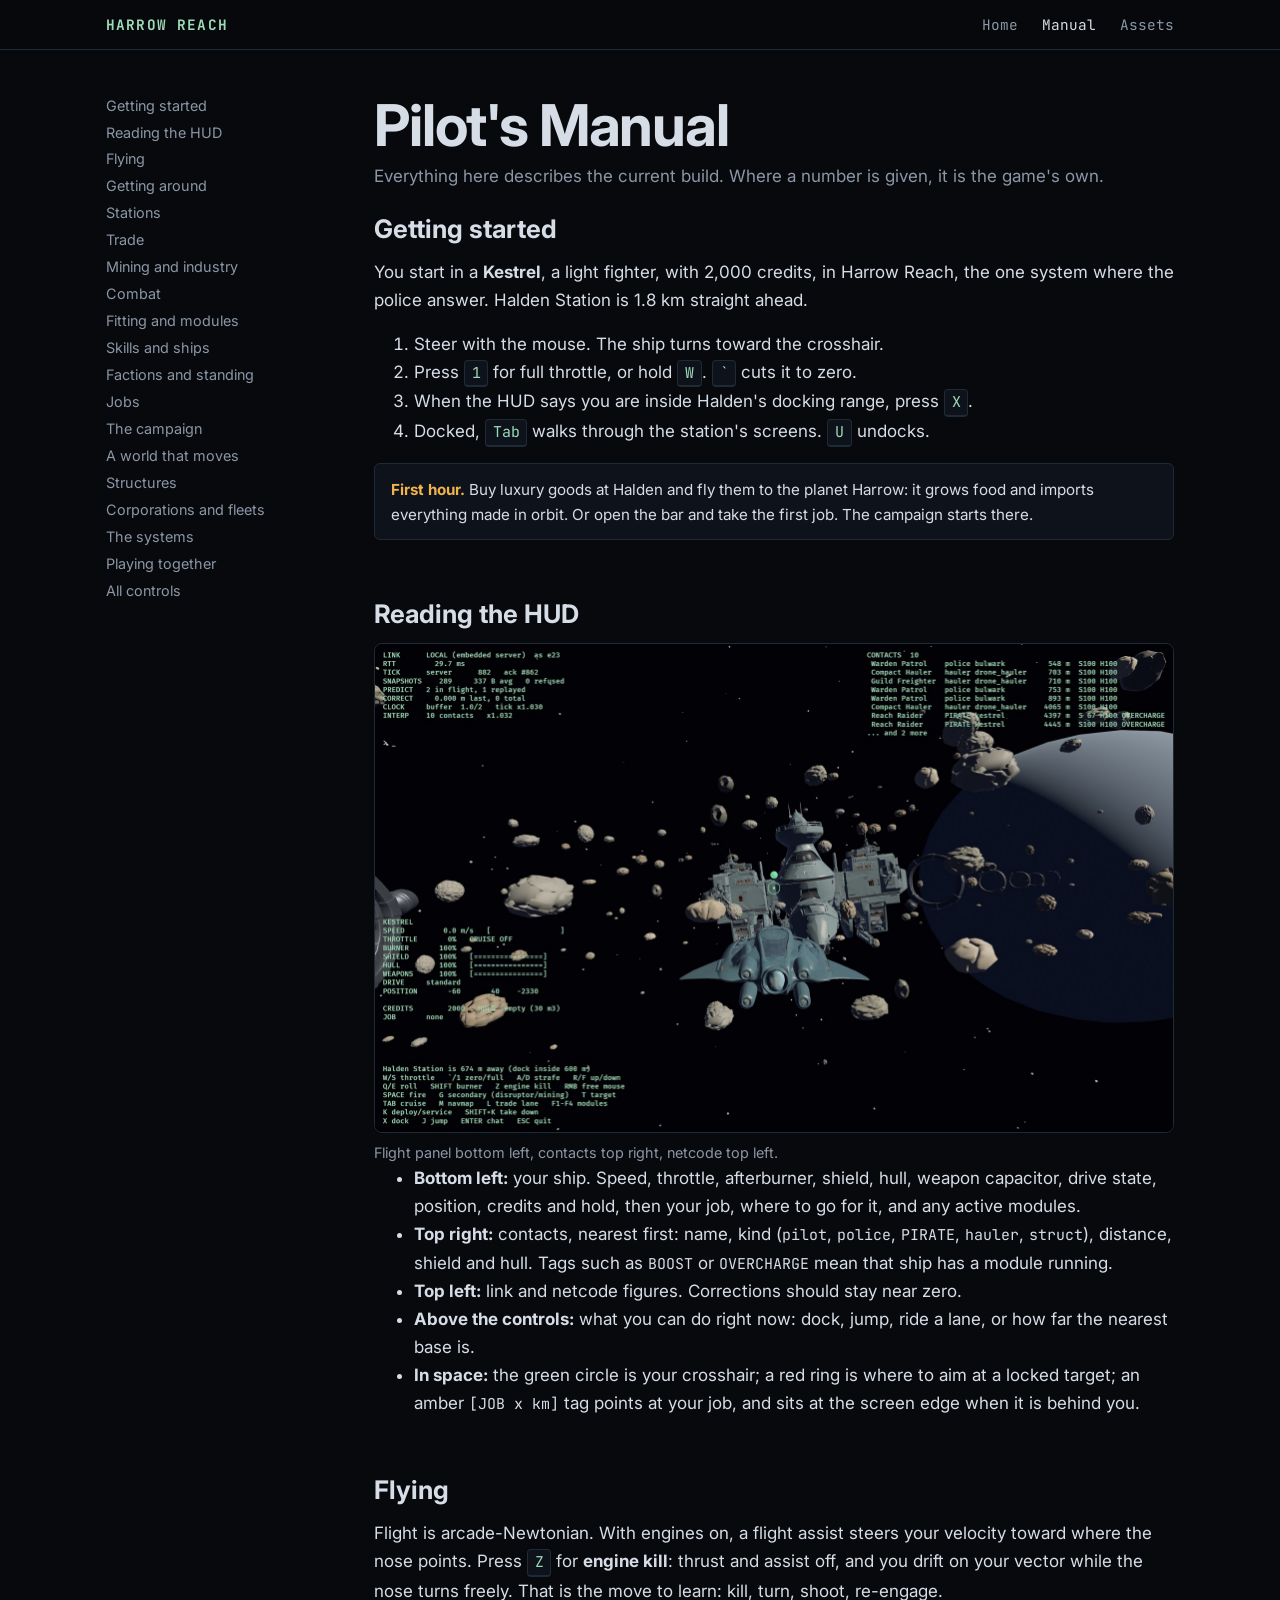
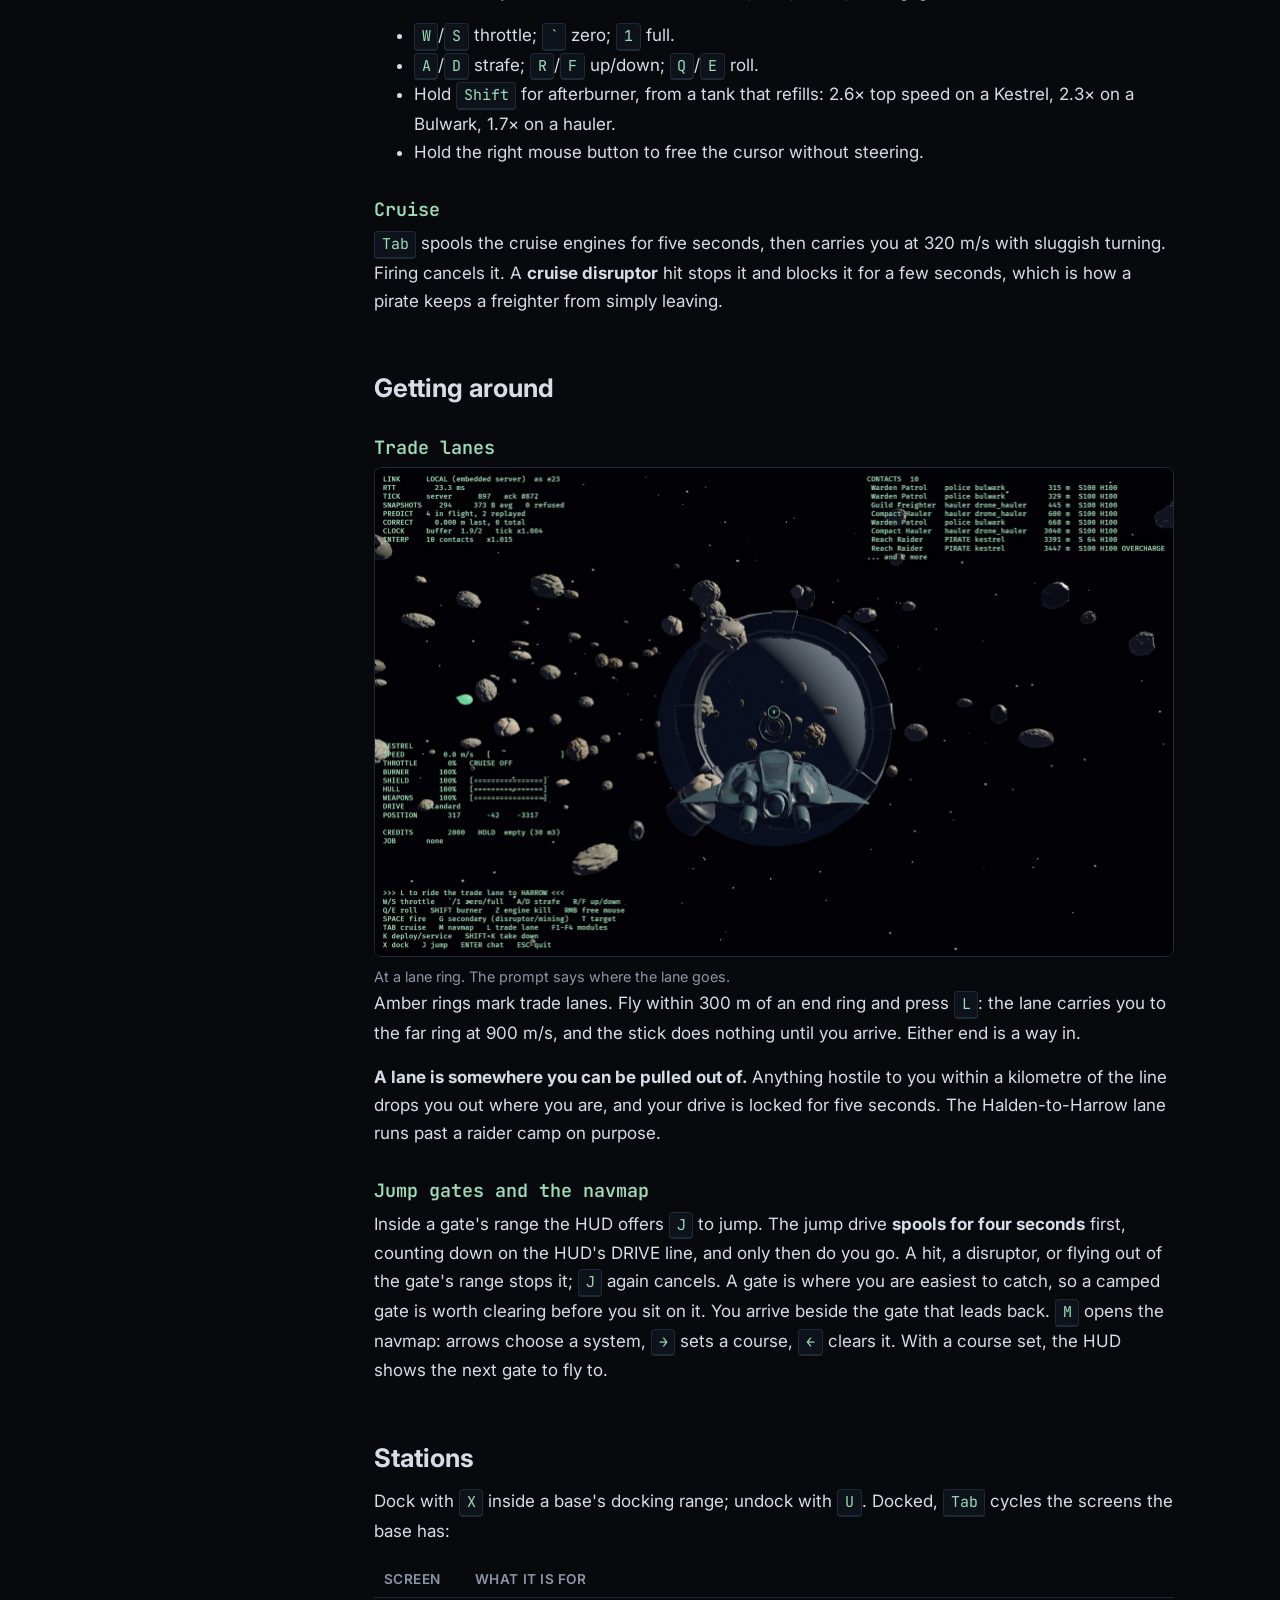
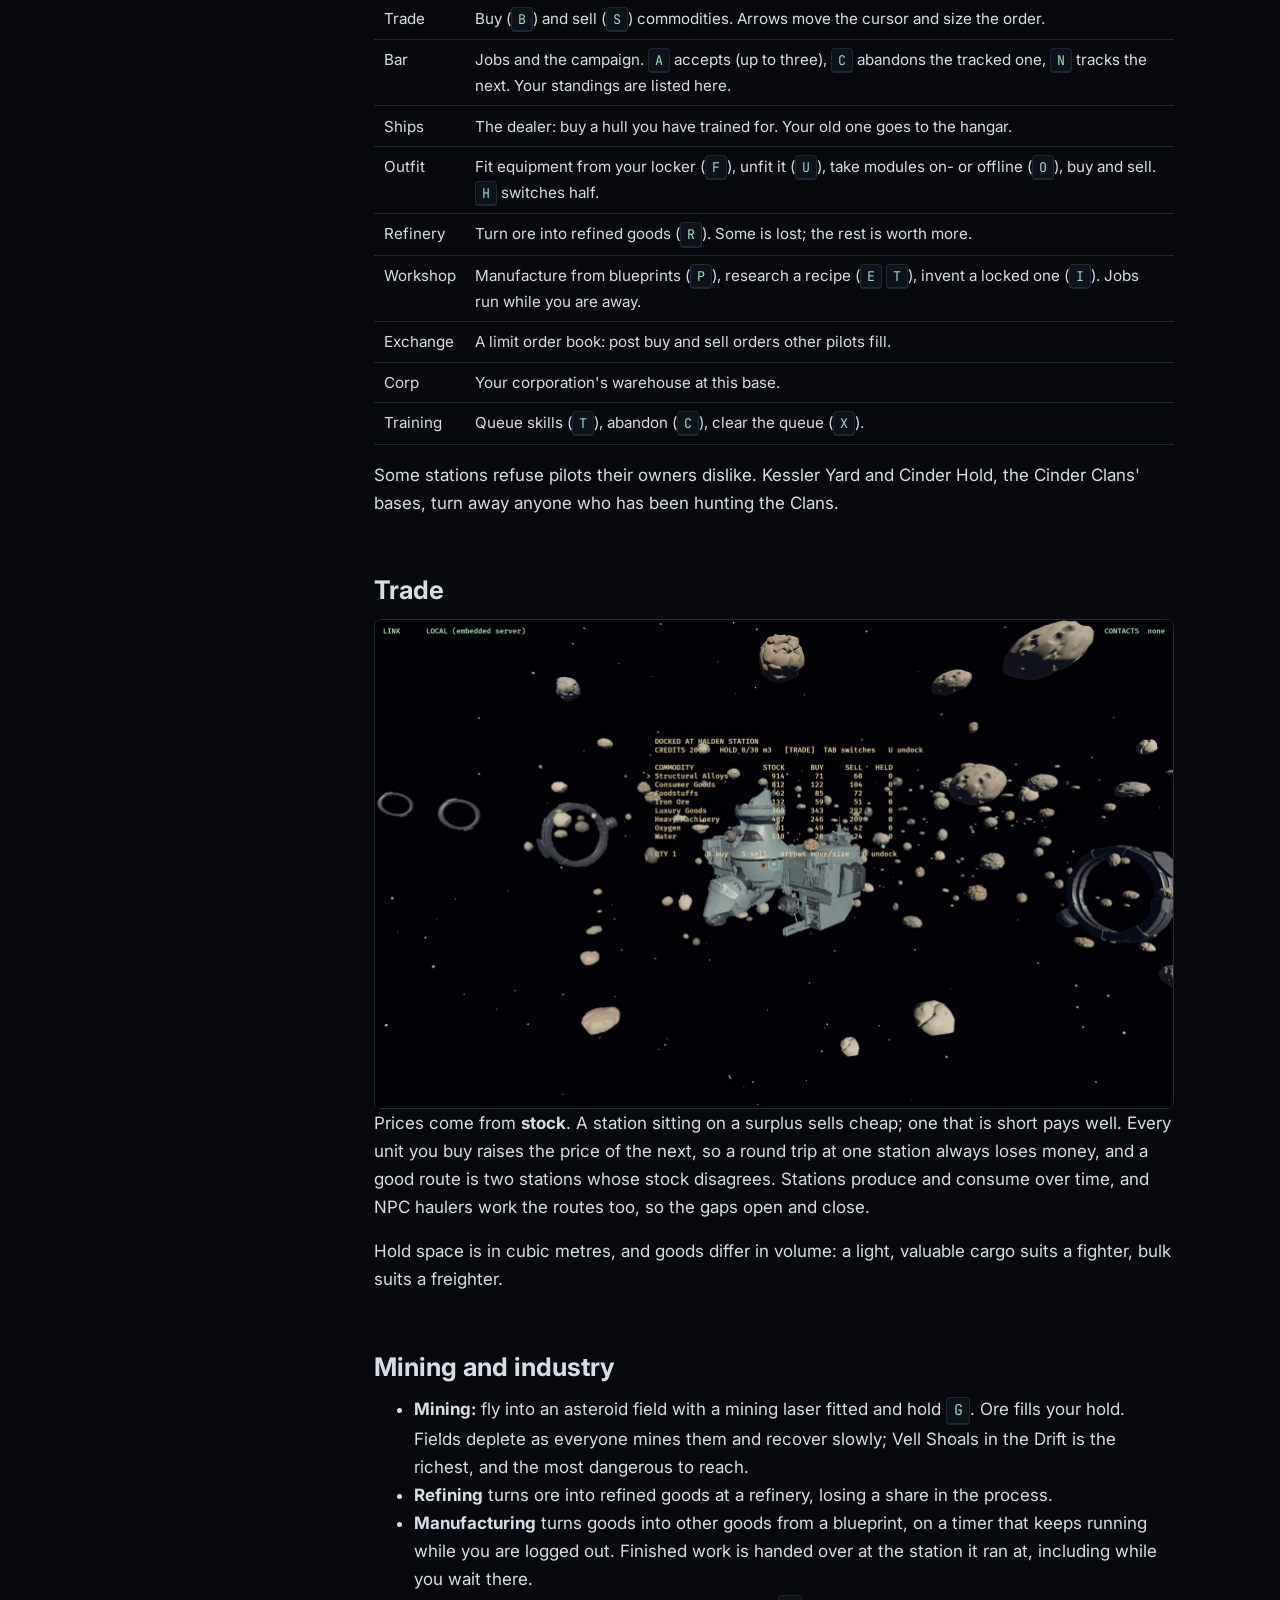
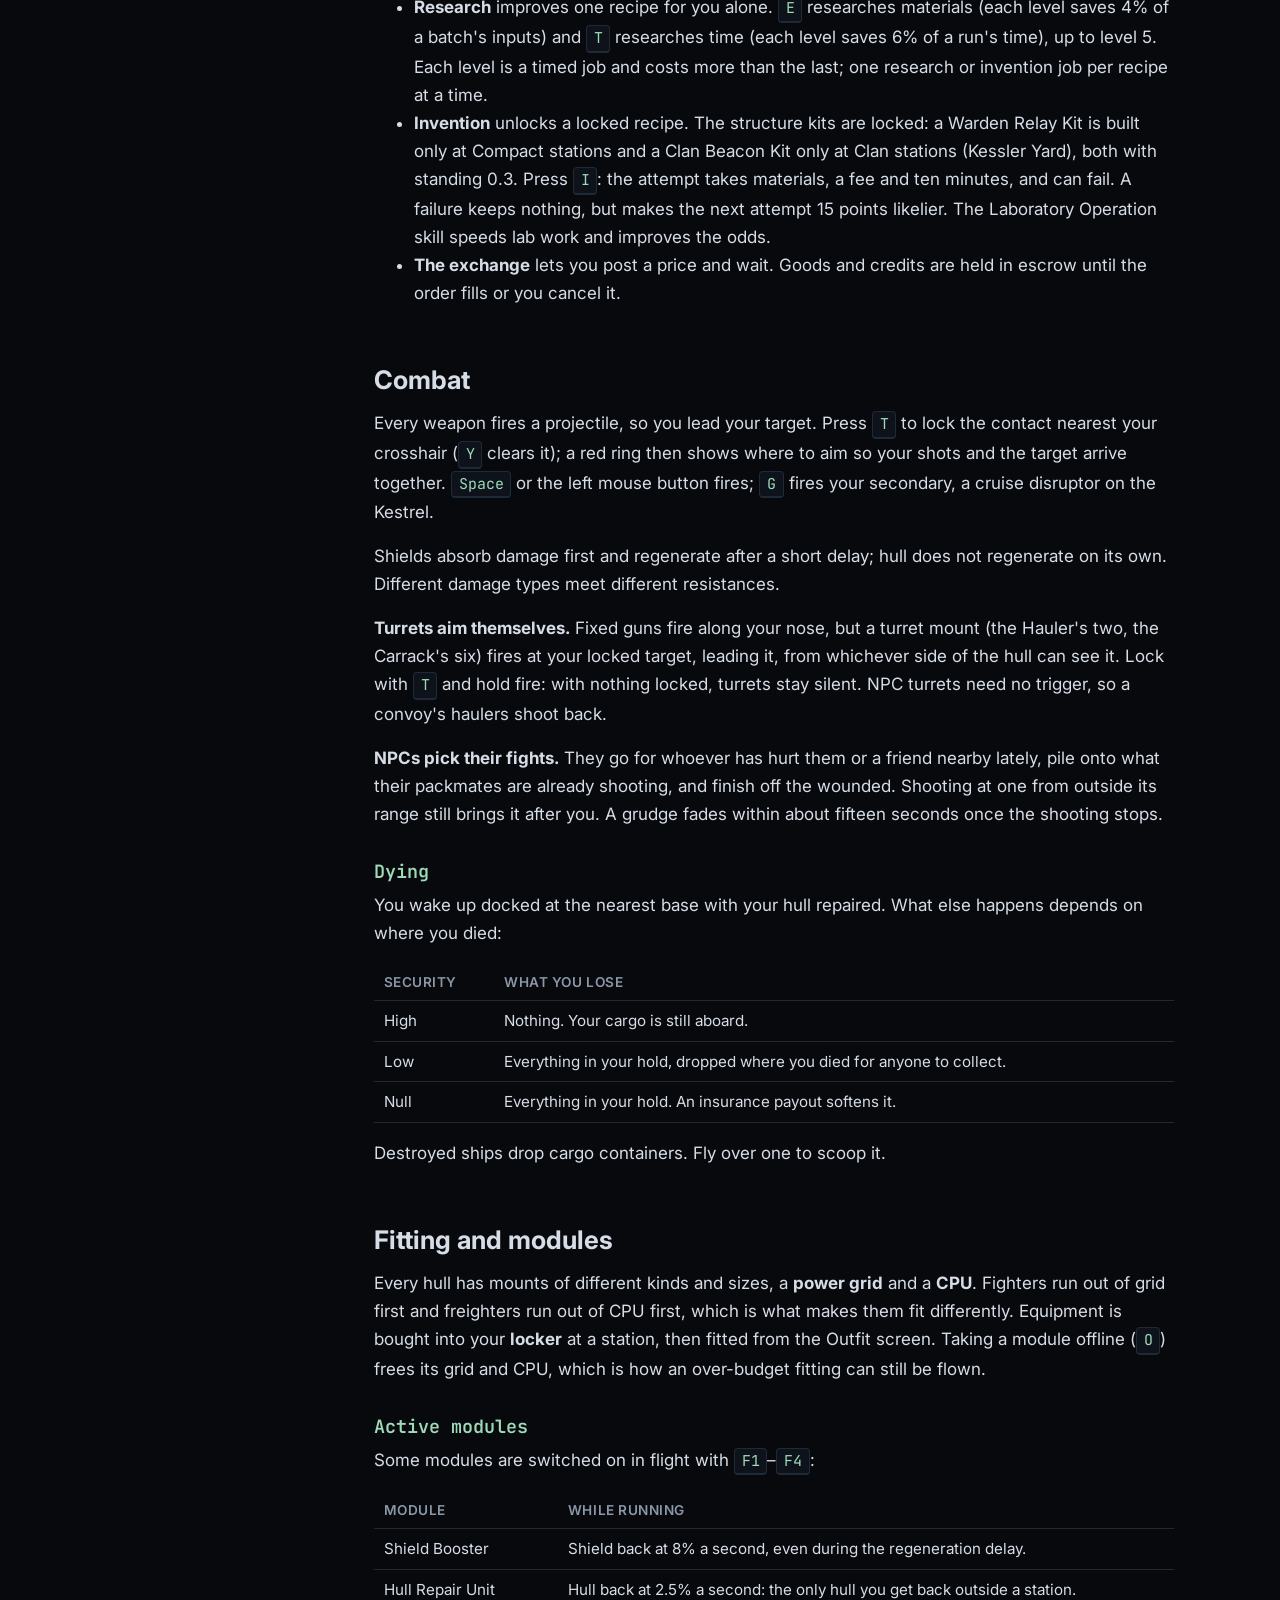
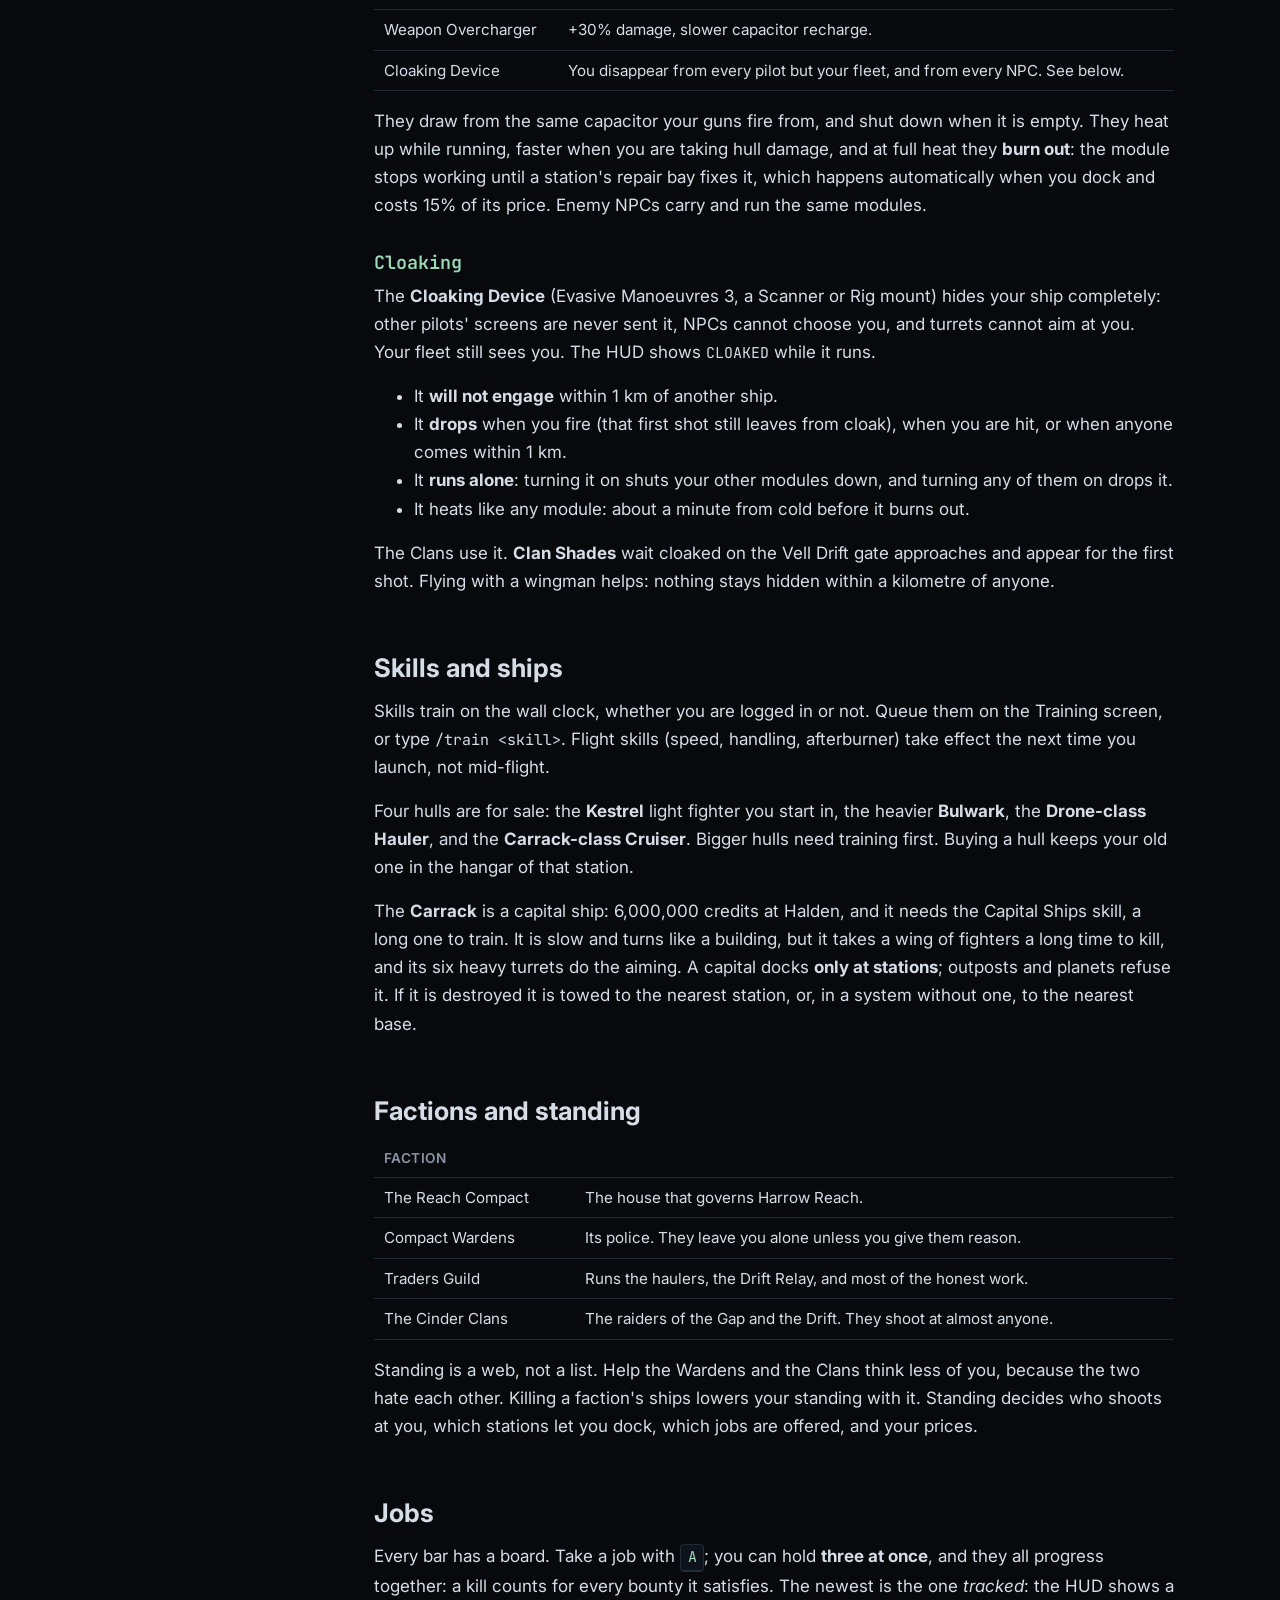
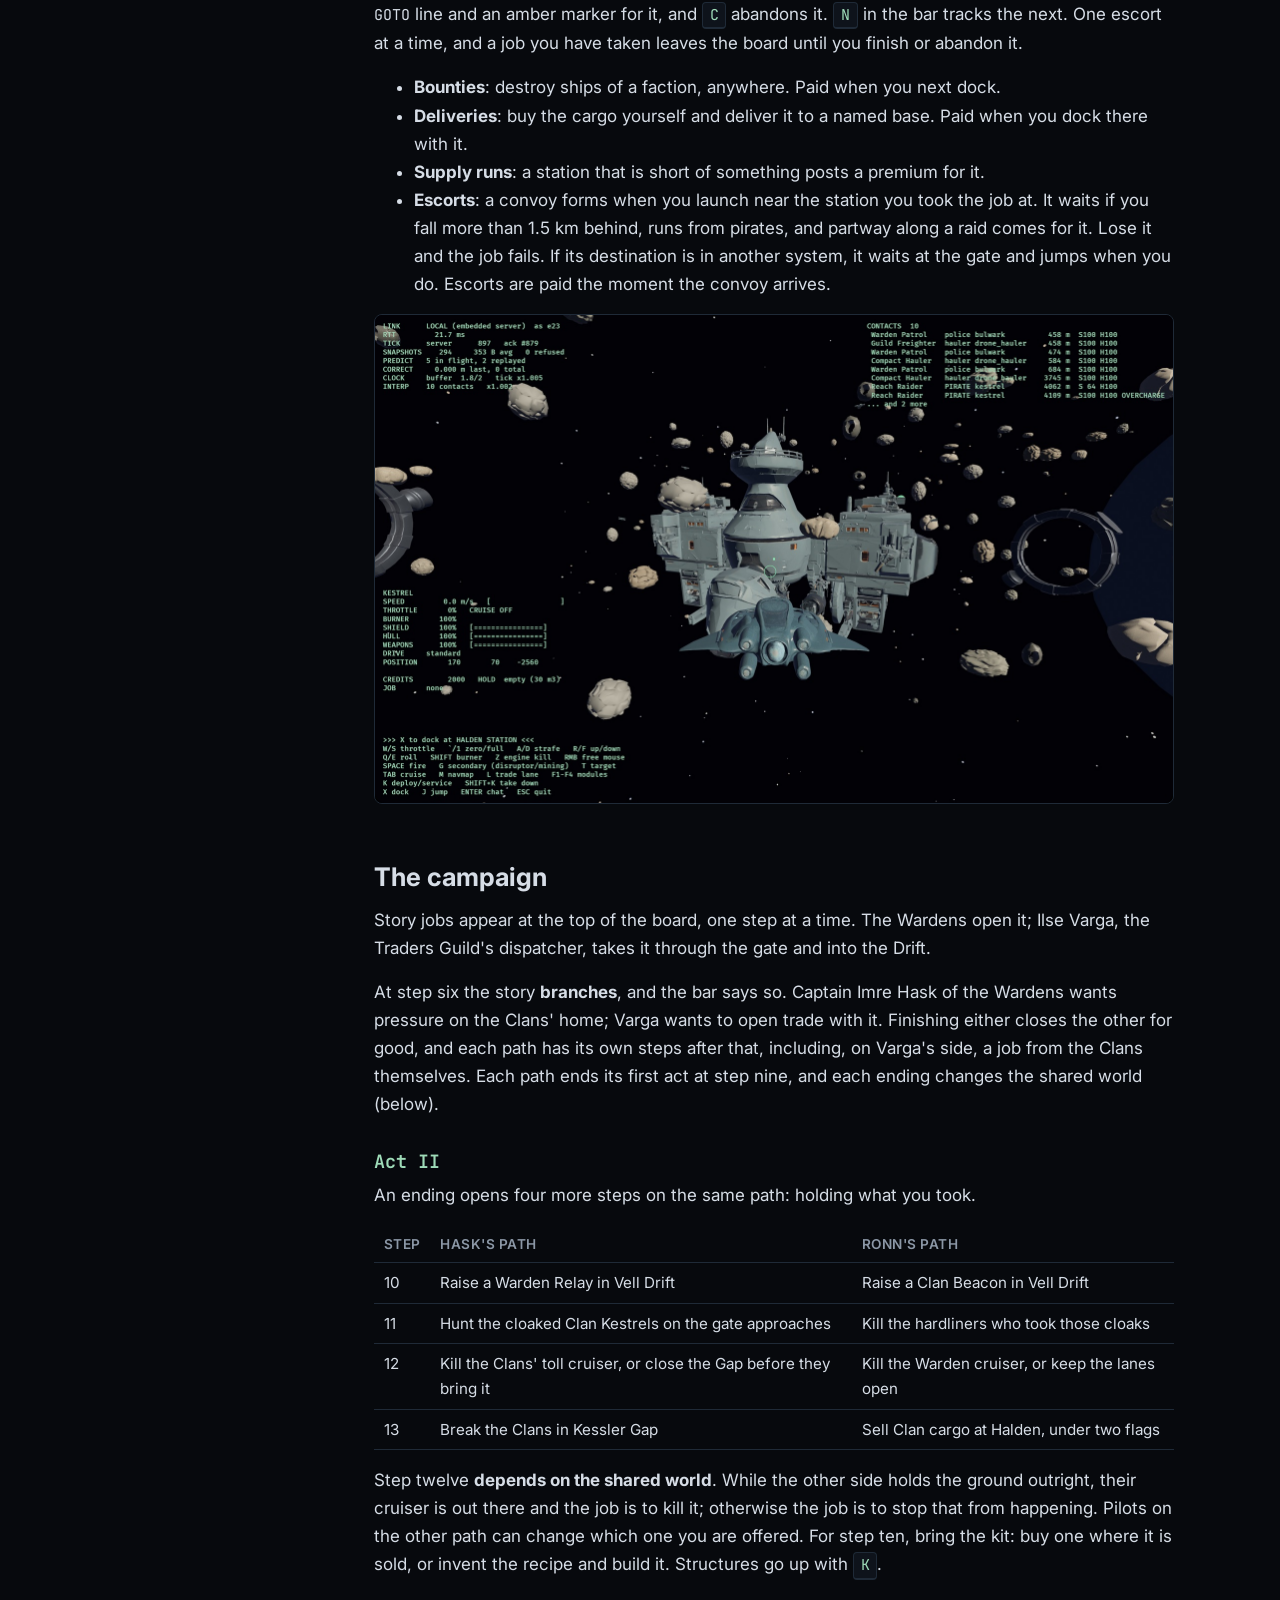
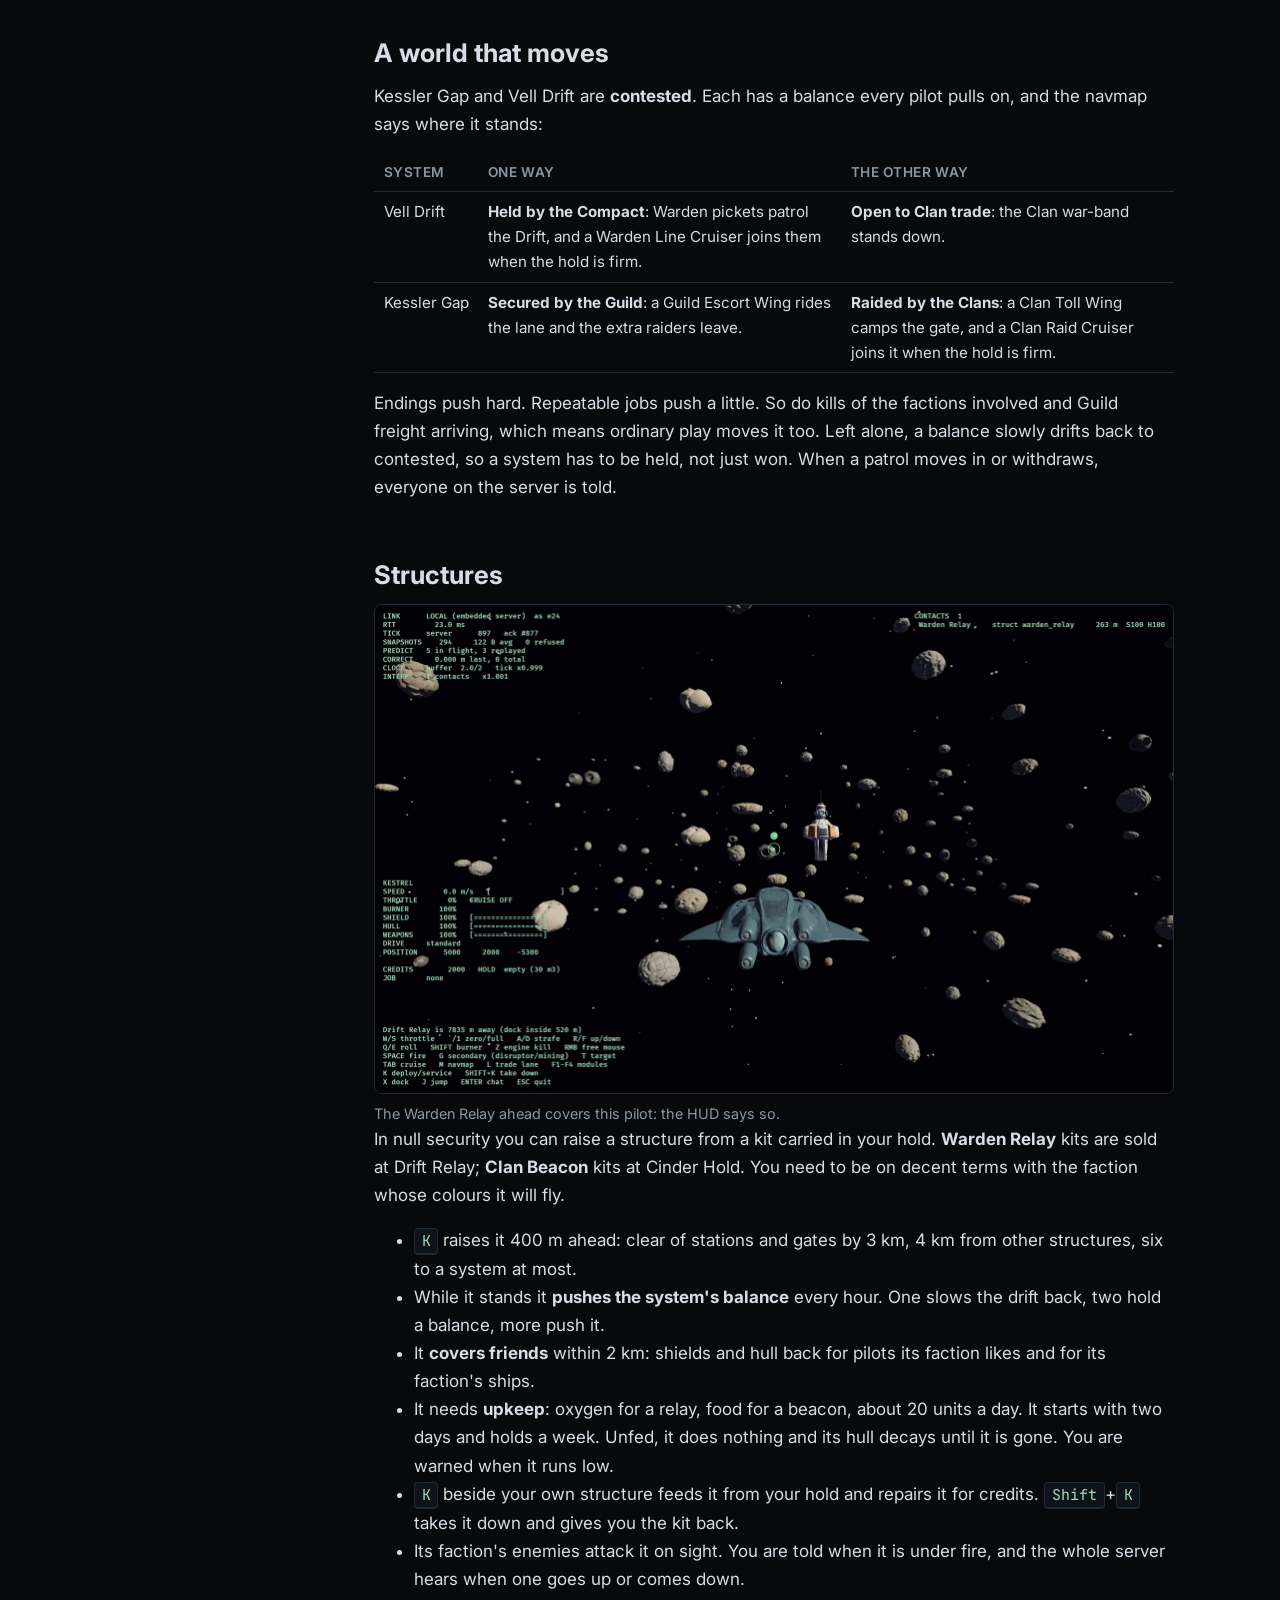
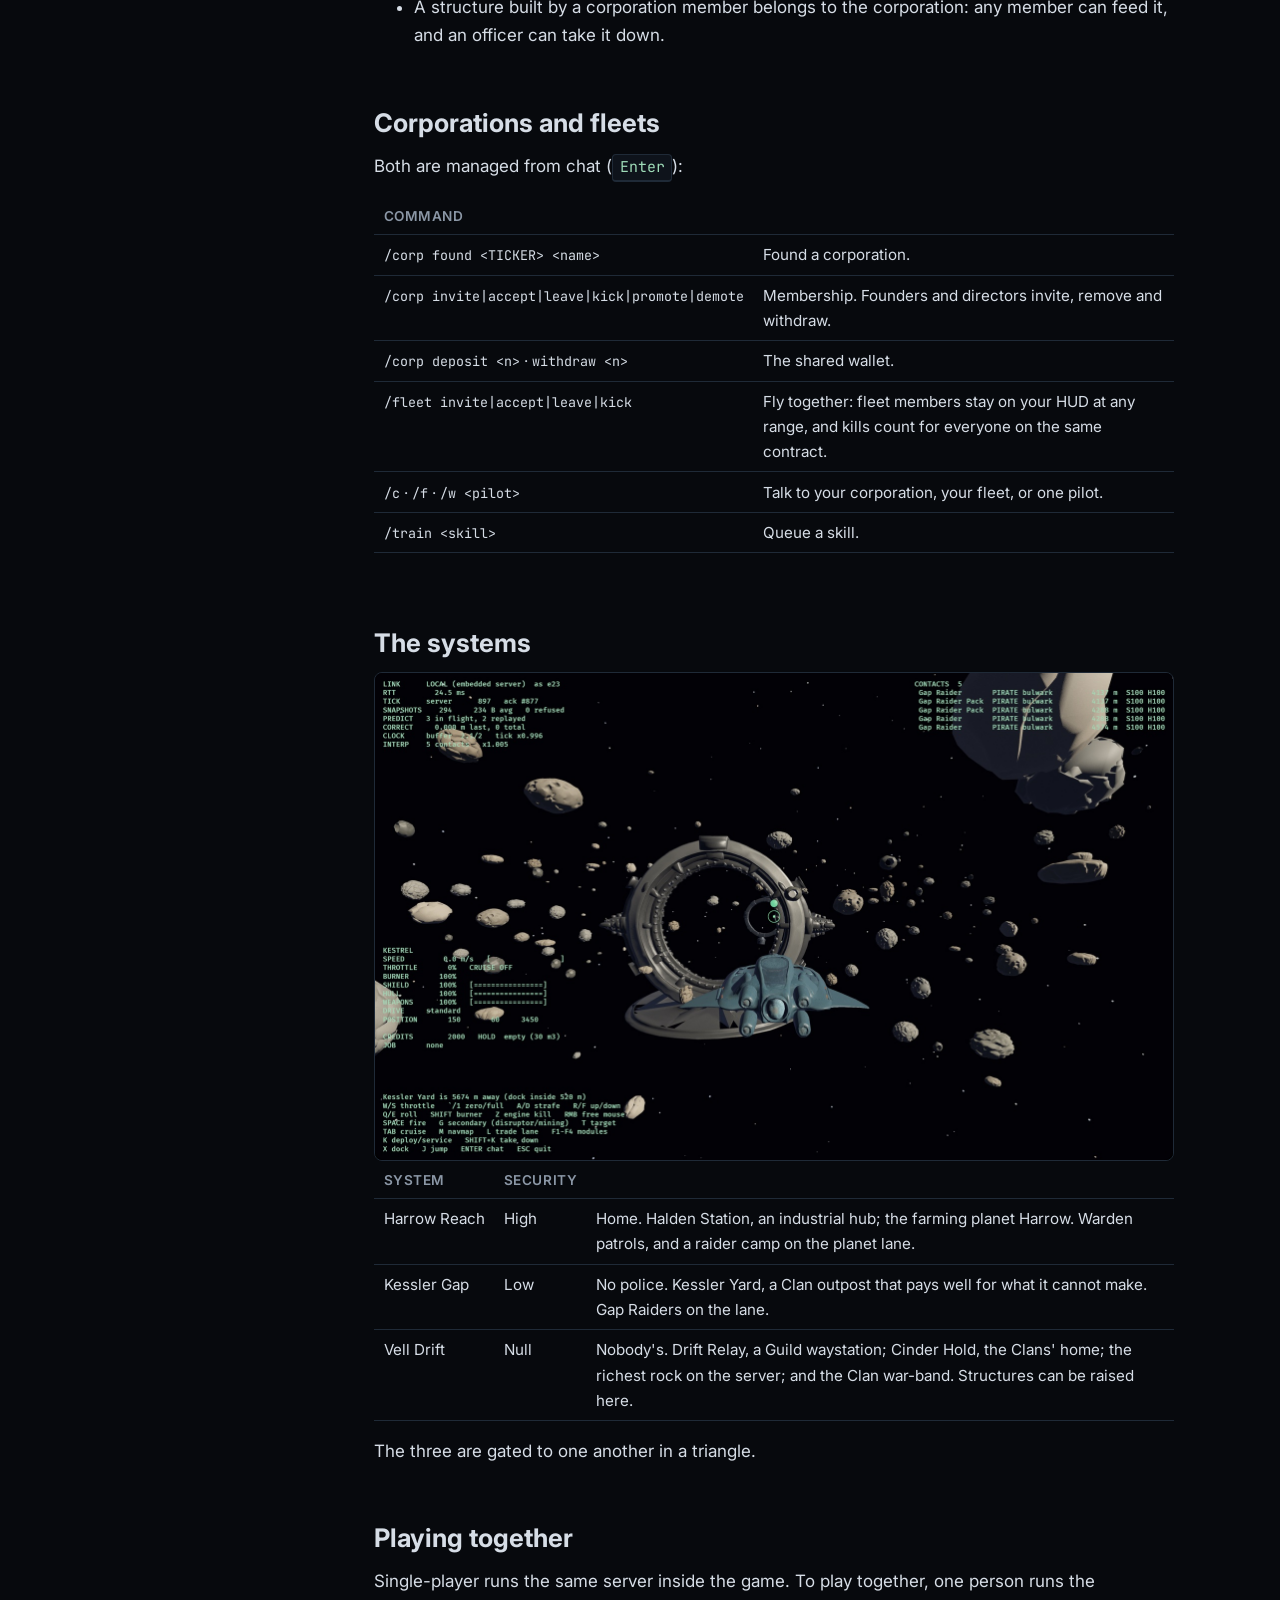
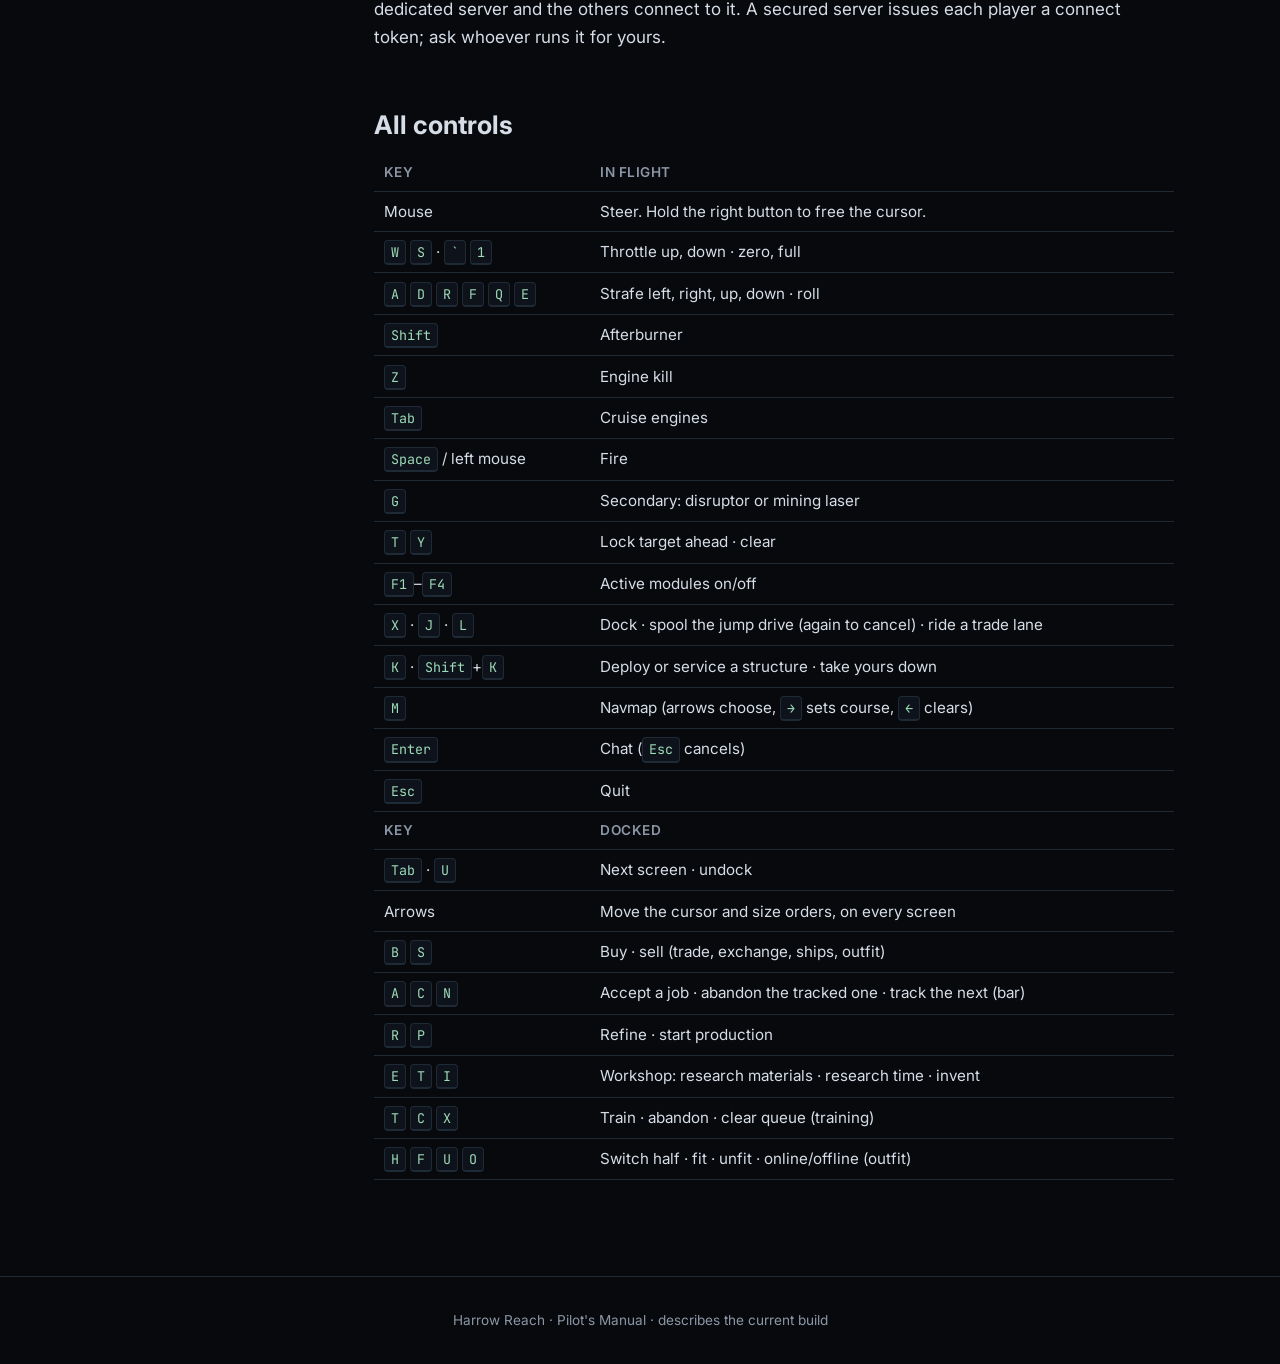
<file: manual.html>
<!doctype html>
<html lang="en">
<head>
  <meta charset="utf-8">
  <meta name="viewport" content="width=device-width, initial-scale=1">
  <title>Pilot's Manual · Harrow Reach</title>
  <meta name="description" content="How to fly, trade, fight, fit a ship, take jobs, follow the campaign and hold space in Harrow Reach.">
  <link rel="preconnect" href="https://fonts.googleapis.com">
  <link rel="preconnect" href="https://fonts.gstatic.com" crossorigin>
  <link href="https://fonts.googleapis.com/css2?family=Inter:wght@400;600;700&family=JetBrains+Mono:wght@400;600;700&display=swap" rel="stylesheet">
  <link rel="icon" href="data:image/svg+xml,%3Csvg xmlns=%27http://www.w3.org/2000/svg%27 viewBox=%270 0 32 32%27%3E%3Crect width=%2732%27 height=%2732%27 rx=%276%27 fill=%27%2307090d%27/%3E%3Ccircle cx=%2716%27 cy=%2716%27 r=%279%27 fill=%27none%27 stroke=%27%23f2b34d%27 stroke-width=%273%27/%3E%3C/svg%3E">
  <link rel="stylesheet" href="style.css">
</head>
<body>
  <nav class="site">
    <span class="brand">HARROW REACH</span>
    <a href="./">Home</a>
    <a href="manual.html" class="here">Manual</a>
    <a href="assets.html">Assets</a>
  </nav>

  <main class="manual">
    <aside class="toc">
      <ol>
        <li><a href="#start">Getting started</a></li>
        <li><a href="#hud">Reading the HUD</a></li>
        <li><a href="#flight">Flying</a></li>
        <li><a href="#travel">Getting around</a></li>
        <li><a href="#stations">Stations</a></li>
        <li><a href="#trade">Trade</a></li>
        <li><a href="#industry">Mining and industry</a></li>
        <li><a href="#combat">Combat</a></li>
        <li><a href="#fitting">Fitting and modules</a></li>
        <li><a href="#skills">Skills and ships</a></li>
        <li><a href="#factions">Factions and standing</a></li>
        <li><a href="#jobs">Jobs</a></li>
        <li><a href="#campaign">The campaign</a></li>
        <li><a href="#world">A world that moves</a></li>
        <li><a href="#structures">Structures</a></li>
        <li><a href="#social">Corporations and fleets</a></li>
        <li><a href="#systems">The systems</a></li>
        <li><a href="#multiplayer">Playing together</a></li>
        <li><a href="#controls">All controls</a></li>
      </ol>
    </aside>

    <article>
      <h1>Pilot's Manual</h1>
      <p class="muted">Everything here describes the current build. Where a number is given, it is the game's own.</p>

      <h2 id="start">Getting started</h2>
      <p>
        You start in a <strong>Kestrel</strong>, a light fighter, with 2,000
        credits, in Harrow Reach, the one system where the police answer.
        Halden Station is 1.8 km straight ahead.
      </p>
      <ol>
        <li>Steer with the mouse. The ship turns toward the crosshair.</li>
        <li>Press <kbd>1</kbd> for full throttle, or hold <kbd>W</kbd>. <kbd>`</kbd> cuts it to zero.</li>
        <li>When the HUD says you are inside Halden's docking range, press <kbd>X</kbd>.</li>
        <li>Docked, <kbd>Tab</kbd> walks through the station's screens. <kbd>U</kbd> undocks.</li>
      </ol>
      <div class="note">
        <strong>First hour.</strong> Buy luxury goods at Halden and fly them to
        the planet Harrow: it grows food and imports everything made in orbit.
        Or open the bar and take the first job. The campaign starts there.
      </div>

      <h2 id="hud">Reading the HUD</h2>
      <figure>
        <img src="screenshots/01-halden.jpg" alt="The flight HUD near Halden Station." width="1600" height="978" loading="lazy">
        <figcaption>Flight panel bottom left, contacts top right, netcode top left.</figcaption>
      </figure>
      <ul>
        <li><strong>Bottom left:</strong> your ship. Speed, throttle, afterburner, shield, hull, weapon capacitor, drive state, position, credits and hold, then your job, where to go for it, and any active modules.</li>
        <li><strong>Top right:</strong> contacts, nearest first: name, kind (<code>pilot</code>, <code>police</code>, <code>PIRATE</code>, <code>hauler</code>, <code>struct</code>), distance, shield and hull. Tags such as <code>BOOST</code> or <code>OVERCHARGE</code> mean that ship has a module running.</li>
        <li><strong>Top left:</strong> link and netcode figures. Corrections should stay near zero.</li>
        <li><strong>Above the controls:</strong> what you can do right now: dock, jump, ride a lane, or how far the nearest base is.</li>
        <li><strong>In space:</strong> the green circle is your crosshair; a red ring is where to aim at a locked target; an amber <code>[JOB x km]</code> tag points at your job, and sits at the screen edge when it is behind you.</li>
      </ul>

      <h2 id="flight">Flying</h2>
      <p>
        Flight is arcade-Newtonian. With engines on, a flight assist steers
        your velocity toward where the nose points. Press <kbd>Z</kbd> for
        <strong>engine kill</strong>: thrust and assist off, and you drift on your
        vector while the nose turns freely. That is the move to learn: kill,
        turn, shoot, re-engage.
      </p>
      <ul>
        <li><kbd>W</kbd>/<kbd>S</kbd> throttle; <kbd>`</kbd> zero; <kbd>1</kbd> full.</li>
        <li><kbd>A</kbd>/<kbd>D</kbd> strafe; <kbd>R</kbd>/<kbd>F</kbd> up/down; <kbd>Q</kbd>/<kbd>E</kbd> roll.</li>
        <li>Hold <kbd>Shift</kbd> for afterburner, from a tank that refills: 2.6× top speed on a Kestrel, 2.3× on a Bulwark, 1.7× on a hauler.</li>
        <li>Hold the right mouse button to free the cursor without steering.</li>
      </ul>
      <h3>Cruise</h3>
      <p>
        <kbd>Tab</kbd> spools the cruise engines for five seconds, then carries
        you at 320 m/s with sluggish turning. Firing cancels it. A
        <strong>cruise disruptor</strong> hit stops it and blocks it for a few
        seconds, which is how a pirate keeps a freighter from simply leaving.
      </p>

      <h2 id="travel">Getting around</h2>
      <h3>Trade lanes</h3>
      <figure>
        <img src="screenshots/03-lane.jpg" alt="Lined up at a trade lane ring." width="1600" height="978" loading="lazy">
        <figcaption>At a lane ring. The prompt says where the lane goes.</figcaption>
      </figure>
      <p>
        Amber rings mark trade lanes. Fly within 300 m of an end ring and press
        <kbd>L</kbd>: the lane carries you to the far ring at 900 m/s, and the
        stick does nothing until you arrive. Either end is a way in.
      </p>
      <p>
        <strong>A lane is somewhere you can be pulled out of.</strong> Anything
        hostile to you within a kilometre of the line drops you out where you
        are, and your drive is locked for five seconds. The Halden-to-Harrow lane
        runs past a raider camp on purpose.
      </p>
      <h3>Jump gates and the navmap</h3>
      <p>
        Inside a gate's range the HUD offers <kbd>J</kbd> to jump. The jump
        drive <strong>spools for four seconds</strong> first, counting down on
        the HUD's DRIVE line, and only then do you go. A hit, a disruptor, or
        flying out of the gate's range stops it; <kbd>J</kbd> again cancels.
        A gate is where you are easiest to catch, so a camped gate is worth
        clearing before you sit on it. You arrive beside the gate that leads
        back. <kbd>M</kbd> opens the navmap: arrows
        choose a system, <kbd>→</kbd> sets a course, <kbd>←</kbd> clears it. With a
        course set, the HUD shows the next gate to fly to.
      </p>

      <h2 id="stations">Stations</h2>
      <p>
        Dock with <kbd>X</kbd> inside a base's docking range; undock with
        <kbd>U</kbd>. Docked, <kbd>Tab</kbd> cycles the screens the base has:
      </p>
      <div class="table-wrap"><table>
        <tr><th>Screen</th><th>What it is for</th></tr>
        <tr><td>Trade</td><td>Buy (<kbd>B</kbd>) and sell (<kbd>S</kbd>) commodities. Arrows move the cursor and size the order.</td></tr>
        <tr><td>Bar</td><td>Jobs and the campaign. <kbd>A</kbd> accepts (up to three), <kbd>C</kbd> abandons the tracked one, <kbd>N</kbd> tracks the next. Your standings are listed here.</td></tr>
        <tr><td>Ships</td><td>The dealer: buy a hull you have trained for. Your old one goes to the hangar.</td></tr>
        <tr><td>Outfit</td><td>Fit equipment from your locker (<kbd>F</kbd>), unfit it (<kbd>U</kbd>), take modules on- or offline (<kbd>O</kbd>), buy and sell. <kbd>H</kbd> switches half.</td></tr>
        <tr><td>Refinery</td><td>Turn ore into refined goods (<kbd>R</kbd>). Some is lost; the rest is worth more.</td></tr>
        <tr><td>Workshop</td><td>Manufacture from blueprints (<kbd>P</kbd>), research a recipe (<kbd>E</kbd> <kbd>T</kbd>), invent a locked one (<kbd>I</kbd>). Jobs run while you are away.</td></tr>
        <tr><td>Exchange</td><td>A limit order book: post buy and sell orders other pilots fill.</td></tr>
        <tr><td>Corp</td><td>Your corporation's warehouse at this base.</td></tr>
        <tr><td>Training</td><td>Queue skills (<kbd>T</kbd>), abandon (<kbd>C</kbd>), clear the queue (<kbd>X</kbd>).</td></tr>
      </table></div>
      <p>
        Some stations refuse pilots their owners dislike. Kessler Yard and
        Cinder Hold, the Cinder Clans' bases, turn away anyone who has been
        hunting the Clans.
      </p>

      <h2 id="trade">Trade</h2>
      <figure>
        <img src="screenshots/04-docked.jpg" alt="The trade screen at Halden Station." width="1600" height="978" loading="lazy">
      </figure>
      <p>
        Prices come from <strong>stock</strong>. A station sitting on a surplus
        sells cheap; one that is short pays well. Every unit you buy raises the
        price of the next, so a round trip at one station always loses money,
        and a good route is two stations whose stock disagrees. Stations
        produce and consume over time, and NPC haulers work the routes too, so
        the gaps open and close.
      </p>
      <p>
        Hold space is in cubic metres, and goods differ in volume: a light,
        valuable cargo suits a fighter, bulk suits a freighter.
      </p>

      <h2 id="industry">Mining and industry</h2>
      <ul>
        <li><strong>Mining:</strong> fly into an asteroid field with a mining laser fitted and hold <kbd>G</kbd>. Ore fills your hold. Fields deplete as everyone mines them and recover slowly; Vell Shoals in the Drift is the richest, and the most dangerous to reach.</li>
        <li><strong>Refining</strong> turns ore into refined goods at a refinery, losing a share in the process.</li>
        <li><strong>Manufacturing</strong> turns goods into other goods from a blueprint, on a timer that keeps running while you are logged out. Finished work is handed over at the station it ran at, including while you wait there.</li>
        <li><strong>Research</strong> improves one recipe for you alone. <kbd>E</kbd> researches materials (each level saves 4% of a batch's inputs) and <kbd>T</kbd> researches time (each level saves 6% of a run's time), up to level 5. Each level is a timed job and costs more than the last; one research or invention job per recipe at a time.</li>
        <li><strong>Invention</strong> unlocks a locked recipe. The structure kits are locked: a Warden Relay Kit is built only at Compact stations and a Clan Beacon Kit only at Clan stations (Kessler Yard), both with standing 0.3. Press <kbd>I</kbd>: the attempt takes materials, a fee and ten minutes, and can fail. A failure keeps nothing, but makes the next attempt 15 points likelier. The Laboratory Operation skill speeds lab work and improves the odds.</li>
        <li><strong>The exchange</strong> lets you post a price and wait. Goods and credits are held in escrow until the order fills or you cancel it.</li>
      </ul>

      <h2 id="combat">Combat</h2>
      <p>
        Every weapon fires a projectile, so you lead your target. Press
        <kbd>T</kbd> to lock the contact nearest your crosshair (<kbd>Y</kbd>
        clears it); a red ring then shows where to aim so your shots and the
        target arrive together. <kbd>Space</kbd> or the left mouse button fires;
        <kbd>G</kbd> fires your secondary, a cruise disruptor on the Kestrel.
      </p>
      <p>
        Shields absorb damage first and regenerate after a short delay; hull
        does not regenerate on its own. Different damage types meet different
        resistances.
      </p>
      <p>
        <strong>Turrets aim themselves.</strong> Fixed guns fire along your nose,
        but a turret mount (the Hauler's two, the Carrack's six) fires at your
        locked target, leading it, from whichever side of the hull can see it.
        Lock with <kbd>T</kbd> and hold fire: with nothing locked, turrets stay
        silent. NPC turrets need no trigger, so a convoy's haulers shoot back.
      </p>
      <p>
        <strong>NPCs pick their fights.</strong> They go for whoever has hurt
        them or a friend nearby lately, pile onto what their packmates are
        already shooting, and finish off the wounded. Shooting at one from
        outside its range still brings it after you. A grudge fades within
        about fifteen seconds once the shooting stops.
      </p>
      <h3>Dying</h3>
      <p>
        You wake up docked at the nearest base with your hull repaired. What
        else happens depends on where you died:
      </p>
      <div class="table-wrap"><table>
        <tr><th>Security</th><th>What you lose</th></tr>
        <tr><td>High</td><td>Nothing. Your cargo is still aboard.</td></tr>
        <tr><td>Low</td><td>Everything in your hold, dropped where you died for anyone to collect.</td></tr>
        <tr><td>Null</td><td>Everything in your hold. An insurance payout softens it.</td></tr>
      </table></div>
      <p>Destroyed ships drop cargo containers. Fly over one to scoop it.</p>

      <h2 id="fitting">Fitting and modules</h2>
      <p>
        Every hull has mounts of different kinds and sizes, a <strong>power
        grid</strong> and a <strong>CPU</strong>. Fighters run out of grid
        first and freighters run out of CPU first, which is what makes them fit
        differently. Equipment is bought into your <strong>locker</strong> at a
        station, then fitted from the Outfit screen. Taking a module offline
        (<kbd>O</kbd>) frees its grid and CPU, which is how an over-budget
        fitting can still be flown.
      </p>
      <h3>Active modules</h3>
      <p>
        Some modules are switched on in flight with <kbd>F1</kbd>–<kbd>F4</kbd>:
      </p>
      <div class="table-wrap"><table>
        <tr><th>Module</th><th>While running</th></tr>
        <tr><td>Shield Booster</td><td>Shield back at 8% a second, even during the regeneration delay.</td></tr>
        <tr><td>Hull Repair Unit</td><td>Hull back at 2.5% a second: the only hull you get back outside a station.</td></tr>
        <tr><td>Weapon Overcharger</td><td>+30% damage, slower capacitor recharge.</td></tr>
        <tr><td>Cloaking Device</td><td>You disappear from every pilot but your fleet, and from every NPC. See below.</td></tr>
      </table></div>
      <p>
        They draw from the same capacitor your guns fire from, and shut down
        when it is empty. They heat up while running, faster when you are taking
        hull damage, and at full heat they <strong>burn out</strong>: the module
        stops working until a station's repair bay fixes it, which happens
        automatically when you dock and costs 15% of its price. Enemy NPCs carry
        and run the same modules.
      </p>

      <h3>Cloaking</h3>
      <p>
        The <strong>Cloaking Device</strong> (Evasive Manoeuvres 3, a Scanner or
        Rig mount) hides your ship completely: other pilots' screens are never
        sent it, NPCs cannot choose you, and turrets cannot aim at you. Your
        fleet still sees you. The HUD shows <code>CLOAKED</code> while it runs.
      </p>
      <ul>
        <li>It <strong>will not engage</strong> within 1 km of another ship.</li>
        <li>It <strong>drops</strong> when you fire (that first shot still leaves from cloak), when you are hit, or when anyone comes within 1 km.</li>
        <li>It <strong>runs alone</strong>: turning it on shuts your other modules down, and turning any of them on drops it.</li>
        <li>It heats like any module: about a minute from cold before it burns out.</li>
      </ul>
      <p>
        The Clans use it. <strong>Clan Shades</strong> wait cloaked on the Vell
        Drift gate approaches and appear for the first shot. Flying with a
        wingman helps: nothing stays hidden within a kilometre of anyone.
      </p>

      <h2 id="skills">Skills and ships</h2>
      <p>
        Skills train on the wall clock, whether you are logged in or not.
        Queue them on the Training screen, or type <code>/train &lt;skill&gt;</code>.
        Flight skills (speed, handling, afterburner) take effect the next time
        you launch, not mid-flight.
      </p>
      <p>
        Four hulls are for sale: the <strong>Kestrel</strong> light fighter you
        start in, the heavier <strong>Bulwark</strong>, the
        <strong>Drone-class Hauler</strong>, and the <strong>Carrack-class
        Cruiser</strong>. Bigger hulls need training first. Buying a hull keeps
        your old one in the hangar of that station.
      </p>
      <p>
        The <strong>Carrack</strong> is a capital ship: 6,000,000 credits at
        Halden, and it needs the Capital Ships skill, a long one to train. It is
        slow and turns like a building, but it takes a wing of fighters a long
        time to kill, and its six heavy turrets do the aiming. A capital docks
        <strong>only at stations</strong>; outposts and planets refuse it. If it
        is destroyed it is towed to the nearest station, or, in a system without
        one, to the nearest base.
      </p>

      <h2 id="factions">Factions and standing</h2>
      <div class="table-wrap"><table>
        <tr><th>Faction</th><th></th></tr>
        <tr><td>The Reach Compact</td><td>The house that governs Harrow Reach.</td></tr>
        <tr><td>Compact Wardens</td><td>Its police. They leave you alone unless you give them reason.</td></tr>
        <tr><td>Traders Guild</td><td>Runs the haulers, the Drift Relay, and most of the honest work.</td></tr>
        <tr><td>The Cinder Clans</td><td>The raiders of the Gap and the Drift. They shoot at almost anyone.</td></tr>
      </table></div>
      <p>
        Standing is a web, not a list. Help the Wardens and the Clans think
        less of you, because the two hate each other. Killing a faction's ships
        lowers your standing with it. Standing decides who shoots at you, which
        stations let you dock, which jobs are offered, and your prices.
      </p>

      <h2 id="jobs">Jobs</h2>
      <p>
        Every bar has a board. Take a job with <kbd>A</kbd>; you can hold
        <strong>three at once</strong>, and they all progress together: a kill
        counts for every bounty it satisfies. The newest is the one
        <em>tracked</em>: the HUD shows a <code>GOTO</code> line and an amber
        marker for it, and <kbd>C</kbd> abandons it. <kbd>N</kbd> in the bar
        tracks the next. One escort at a time, and a job you have taken leaves
        the board until you finish or abandon it.
      </p>
      <ul>
        <li><strong>Bounties</strong>: destroy ships of a faction, anywhere. Paid when you next dock.</li>
        <li><strong>Deliveries</strong>: buy the cargo yourself and deliver it to a named base. Paid when you dock there with it.</li>
        <li><strong>Supply runs</strong>: a station that is short of something posts a premium for it.</li>
        <li><strong>Escorts</strong>: a convoy forms when you launch near the station you took the job at. It waits if you fall more than 1.5 km behind, runs from pirates, and partway along a raid comes for it. Lose it and the job fails. If its destination is in another system, it waits at the gate and jumps when you do. Escorts are paid the moment the convoy arrives.</li>
      </ul>
      <figure>
        <img src="screenshots/02-convoy.jpg" alt="Halden Station, where the convoys form up." width="1600" height="978" loading="lazy">
      </figure>

      <h2 id="campaign">The campaign</h2>
      <p>
        Story jobs appear at the top of the board, one step at a time. The
        Wardens open it; Ilse Varga, the Traders Guild's dispatcher, takes it
        through the gate and into the Drift.
      </p>
      <p>
        At step six the story <strong>branches</strong>, and the bar says so.
        Captain Imre Hask of the Wardens wants pressure on the Clans' home;
        Varga wants to open trade with it. Finishing either closes the other for
        good, and each path has its own steps after that, including, on Varga's
        side, a job from the Clans themselves. Each path ends its first act at
        step nine, and each ending changes the shared world (below).
      </p>

      <h3>Act II</h3>
      <p>
        An ending opens four more steps on the same path: holding what you took.
      </p>
      <div class="table-wrap"><table>
        <tr><th>Step</th><th>Hask's path</th><th>Ronn's path</th></tr>
        <tr><td>10</td><td>Raise a Warden Relay in Vell Drift</td><td>Raise a Clan Beacon in Vell Drift</td></tr>
        <tr><td>11</td><td>Hunt the cloaked Clan Kestrels on the gate approaches</td><td>Kill the hardliners who took those cloaks</td></tr>
        <tr><td>12</td><td>Kill the Clans' toll cruiser, or close the Gap before they bring it</td><td>Kill the Warden cruiser, or keep the lanes open</td></tr>
        <tr><td>13</td><td>Break the Clans in Kessler Gap</td><td>Sell Clan cargo at Halden, under two flags</td></tr>
      </table></div>
      <p>
        Step twelve <strong>depends on the shared world</strong>. While the other
        side holds the ground outright, their cruiser is out there and the job is
        to kill it; otherwise the job is to stop that from happening. Pilots on
        the other path can change which one you are offered. For step ten, bring
        the kit: buy one where it is sold, or invent the recipe and build it.
        Structures go up with <kbd>K</kbd>.
      </p>

      <h2 id="world">A world that moves</h2>
      <p>
        Kessler Gap and Vell Drift are <strong>contested</strong>. Each has a
        balance every pilot pulls on, and the navmap says where it stands:
      </p>
      <div class="table-wrap"><table>
        <tr><th>System</th><th>One way</th><th>The other way</th></tr>
        <tr><td>Vell Drift</td><td><strong>Held by the Compact</strong>: Warden pickets patrol the Drift, and a Warden Line Cruiser joins them when the hold is firm.</td><td><strong>Open to Clan trade</strong>: the Clan war-band stands down.</td></tr>
        <tr><td>Kessler Gap</td><td><strong>Secured by the Guild</strong>: a Guild Escort Wing rides the lane and the extra raiders leave.</td><td><strong>Raided by the Clans</strong>: a Clan Toll Wing camps the gate, and a Clan Raid Cruiser joins it when the hold is firm.</td></tr>
      </table></div>
      <p>
        Endings push hard. Repeatable jobs push a little. So do kills of the
        factions involved and Guild freight arriving, which means ordinary play
        moves it too. Left alone, a balance slowly drifts back to contested, so
        a system has to be held, not just won. When a patrol moves in or
        withdraws, everyone on the server is told.
      </p>

      <h2 id="structures">Structures</h2>
      <figure>
        <img src="screenshots/06-drift.jpg" alt="Sheltering under a Warden Relay in Vell Drift." width="1600" height="978" loading="lazy">
        <figcaption>The Warden Relay ahead covers this pilot: the HUD says so.</figcaption>
      </figure>
      <p>
        In null security you can raise a structure from a kit carried in your
        hold. <strong>Warden Relay</strong> kits are sold at Drift Relay;
        <strong>Clan Beacon</strong> kits at Cinder Hold. You need to be on decent
        terms with the faction whose colours it will fly.
      </p>
      <ul>
        <li><kbd>K</kbd> raises it 400 m ahead: clear of stations and gates by 3 km, 4 km from other structures, six to a system at most.</li>
        <li>While it stands it <strong>pushes the system's balance</strong> every hour. One slows the drift back, two hold a balance, more push it.</li>
        <li>It <strong>covers friends</strong> within 2 km: shields and hull back for pilots its faction likes and for its faction's ships.</li>
        <li>It needs <strong>upkeep</strong>: oxygen for a relay, food for a beacon, about 20 units a day. It starts with two days and holds a week. Unfed, it does nothing and its hull decays until it is gone. You are warned when it runs low.</li>
        <li><kbd>K</kbd> beside your own structure feeds it from your hold and repairs it for credits. <kbd>Shift</kbd>+<kbd>K</kbd> takes it down and gives you the kit back.</li>
        <li>Its faction's enemies attack it on sight. You are told when it is under fire, and the whole server hears when one goes up or comes down.</li>
        <li>A structure built by a corporation member belongs to the corporation: any member can feed it, and an officer can take it down.</li>
      </ul>

      <h2 id="social">Corporations and fleets</h2>
      <p>Both are managed from chat (<kbd>Enter</kbd>):</p>
      <div class="table-wrap"><table>
        <tr><th>Command</th><th></th></tr>
        <tr><td><code>/corp found &lt;TICKER&gt; &lt;name&gt;</code></td><td>Found a corporation.</td></tr>
        <tr><td><code>/corp invite|accept|leave|kick|promote|demote</code></td><td>Membership. Founders and directors invite, remove and withdraw.</td></tr>
        <tr><td><code>/corp deposit &lt;n&gt;</code> · <code>withdraw &lt;n&gt;</code></td><td>The shared wallet.</td></tr>
        <tr><td><code>/fleet invite|accept|leave|kick</code></td><td>Fly together: fleet members stay on your HUD at any range, and kills count for everyone on the same contract.</td></tr>
        <tr><td><code>/c</code> · <code>/f</code> · <code>/w &lt;pilot&gt;</code></td><td>Talk to your corporation, your fleet, or one pilot.</td></tr>
        <tr><td><code>/train &lt;skill&gt;</code></td><td>Queue a skill.</td></tr>
      </table></div>

      <h2 id="systems">The systems</h2>
      <figure>
        <img src="screenshots/05-kessler.jpg" alt="Arriving in Kessler Gap." width="1600" height="978" loading="lazy">
      </figure>
      <div class="table-wrap"><table>
        <tr><th>System</th><th>Security</th><th></th></tr>
        <tr><td>Harrow Reach</td><td>High</td><td>Home. Halden Station, an industrial hub; the farming planet Harrow. Warden patrols, and a raider camp on the planet lane.</td></tr>
        <tr><td>Kessler Gap</td><td>Low</td><td>No police. Kessler Yard, a Clan outpost that pays well for what it cannot make. Gap Raiders on the lane.</td></tr>
        <tr><td>Vell Drift</td><td>Null</td><td>Nobody's. Drift Relay, a Guild waystation; Cinder Hold, the Clans' home; the richest rock on the server; and the Clan war-band. Structures can be raised here.</td></tr>
      </table></div>
      <p>The three are gated to one another in a triangle.</p>

      <h2 id="multiplayer">Playing together</h2>
      <p>
        Single-player runs the same server inside the game. To play together,
        one person runs the dedicated server and the others connect to it. A
        secured server issues each player a connect token; ask whoever runs it
        for yours.
      </p>

      <h2 id="controls">All controls</h2>
      <div class="table-wrap"><table>
        <tr><th>Key</th><th>In flight</th></tr>
        <tr><td>Mouse</td><td>Steer. Hold the right button to free the cursor.</td></tr>
        <tr><td><kbd>W</kbd> <kbd>S</kbd> · <kbd>`</kbd> <kbd>1</kbd></td><td>Throttle up, down · zero, full</td></tr>
        <tr><td><kbd>A</kbd> <kbd>D</kbd> <kbd>R</kbd> <kbd>F</kbd> <kbd>Q</kbd> <kbd>E</kbd></td><td>Strafe left, right, up, down · roll</td></tr>
        <tr><td><kbd>Shift</kbd></td><td>Afterburner</td></tr>
        <tr><td><kbd>Z</kbd></td><td>Engine kill</td></tr>
        <tr><td><kbd>Tab</kbd></td><td>Cruise engines</td></tr>
        <tr><td><kbd>Space</kbd> / left mouse</td><td>Fire</td></tr>
        <tr><td><kbd>G</kbd></td><td>Secondary: disruptor or mining laser</td></tr>
        <tr><td><kbd>T</kbd> <kbd>Y</kbd></td><td>Lock target ahead · clear</td></tr>
        <tr><td><kbd>F1</kbd>–<kbd>F4</kbd></td><td>Active modules on/off</td></tr>
        <tr><td><kbd>X</kbd> · <kbd>J</kbd> · <kbd>L</kbd></td><td>Dock · spool the jump drive (again to cancel) · ride a trade lane</td></tr>
        <tr><td><kbd>K</kbd> · <kbd>Shift</kbd>+<kbd>K</kbd></td><td>Deploy or service a structure · take yours down</td></tr>
        <tr><td><kbd>M</kbd></td><td>Navmap (arrows choose, <kbd>→</kbd> sets course, <kbd>←</kbd> clears)</td></tr>
        <tr><td><kbd>Enter</kbd></td><td>Chat (<kbd>Esc</kbd> cancels)</td></tr>
        <tr><td><kbd>Esc</kbd></td><td>Quit</td></tr>
        <tr><th>Key</th><th>Docked</th></tr>
        <tr><td><kbd>Tab</kbd> · <kbd>U</kbd></td><td>Next screen · undock</td></tr>
        <tr><td>Arrows</td><td>Move the cursor and size orders, on every screen</td></tr>
        <tr><td><kbd>B</kbd> <kbd>S</kbd></td><td>Buy · sell (trade, exchange, ships, outfit)</td></tr>
        <tr><td><kbd>A</kbd> <kbd>C</kbd> <kbd>N</kbd></td><td>Accept a job · abandon the tracked one · track the next (bar)</td></tr>
        <tr><td><kbd>R</kbd> <kbd>P</kbd></td><td>Refine · start production</td></tr>
        <tr><td><kbd>E</kbd> <kbd>T</kbd> <kbd>I</kbd></td><td>Workshop: research materials · research time · invent</td></tr>
        <tr><td><kbd>T</kbd> <kbd>C</kbd> <kbd>X</kbd></td><td>Train · abandon · clear queue (training)</td></tr>
        <tr><td><kbd>H</kbd> <kbd>F</kbd> <kbd>U</kbd> <kbd>O</kbd></td><td>Switch half · fit · unfit · online/offline (outfit)</td></tr>
      </table></div>
    </article>
  </main>

  <footer>Harrow Reach · Pilot's Manual · describes the current build</footer>
</body>
</html>
</file>
<file: style.css>
/* Harrow Reach: the site. The game's own palette, the HUD's own font. */

:root {
  --bg: #07090d;
  --panel: #0e131b;
  --line: #1f2a37;
  --text: #d6dde6;
  --muted: #8b97a6;
  --hud: #9edbb8;       /* the in-game HUD green */
  --amber: #f2b34d;     /* lane rings and the job marker */
  --link: #8cc8ff;
  --mono: "JetBrains Mono", ui-monospace, "SF Mono", Menlo, monospace;
  --sans: "Inter", system-ui, -apple-system, "Segoe UI", sans-serif;
}

* { box-sizing: border-box; }

body {
  margin: 0;
  background: var(--bg);
  color: var(--text);
  font: 17px/1.65 var(--sans);
}

a { color: var(--link); text-decoration: none; }
a:hover { text-decoration: underline; }

code, kbd, .mono { font-family: var(--mono); font-size: 0.88em; }
kbd {
  display: inline-block;
  padding: 0 0.45em;
  border: 1px solid var(--line);
  border-bottom-width: 2px;
  border-radius: 4px;
  background: var(--panel);
  color: var(--hud);
  white-space: nowrap;
}

/* --- navigation -------------------------------------------------------- */

nav.site {
  position: sticky;
  top: 0;
  z-index: 10;
  display: flex;
  align-items: center;
  gap: 1.5rem;
  padding: 0.8rem max(16px, calc((100% - 1100px) / 2 + 16px));
  background: rgba(7, 9, 13, 0.92);
  backdrop-filter: blur(6px);
  border-bottom: 1px solid var(--line);
  font-family: var(--mono);
  font-size: 0.9rem;
}
nav.site .brand { color: var(--hud); font-weight: 700; letter-spacing: 0.08em; margin-right: auto; }
nav.site a { color: var(--muted); }
nav.site a.here, nav.site a:hover { color: var(--text); text-decoration: none; }

/* --- layout ------------------------------------------------------------ */

main { max-width: 1100px; margin: 0 auto; padding: 0 16px 5rem; }
.narrow { max-width: 760px; }

h1, h2, h3 { line-height: 1.25; }
h1 { font-size: clamp(2.2rem, 6vw, 3.6rem); margin: 0; letter-spacing: -0.02em; }
h2 { font-size: 1.6rem; margin: 3.2rem 0 0.8rem; padding-top: 0.4rem; }
h3 { font-size: 1.15rem; margin: 2rem 0 0.5rem; color: var(--hud); font-family: var(--mono); font-weight: 600; }
p, ul, ol, table { margin: 0 0 1rem; }
.muted { color: var(--muted); }

/* --- the front page ------------------------------------------------------ */

.hero { padding: 3.5rem 0 2rem; }
.hero .kicker { font-family: var(--mono); color: var(--amber); letter-spacing: 0.12em; font-size: 0.85rem; text-transform: uppercase; }
.hero .lede { font-size: 1.25rem; color: var(--muted); max-width: 46rem; margin-top: 1rem; }
.hero .actions { display: flex; flex-wrap: wrap; gap: 0.8rem; margin-top: 1.6rem; }
.button {
  display: inline-block;
  padding: 0.6rem 1.1rem;
  border: 1px solid var(--line);
  border-radius: 6px;
  background: var(--panel);
  color: var(--text);
  font-family: var(--mono);
  font-size: 0.9rem;
}
.button.primary { border-color: var(--hud); color: var(--hud); }
.button:hover { text-decoration: none; border-color: var(--text); }

figure { margin: 0; }
figure img { display: block; width: 100%; height: auto; border-radius: 8px; border: 1px solid var(--line); }
figcaption { color: var(--muted); font-size: 0.9rem; margin-top: 0.5rem; }
.shot-hero { margin: 1rem 0 0; }

.features { display: grid; grid-template-columns: repeat(auto-fit, minmax(240px, 1fr)); gap: 1rem; }
.feature { background: var(--panel); border: 1px solid var(--line); border-radius: 8px; padding: 1rem 1.1rem; }
.feature h3 { margin-top: 0; font-size: 1rem; }
.feature p { margin: 0; color: var(--muted); font-size: 0.95rem; }

.gallery { display: grid; grid-template-columns: repeat(auto-fit, minmax(320px, 1fr)); gap: 1.4rem; }
.gallery a:hover { text-decoration: none; }

.downloads { display: flex; flex-wrap: wrap; gap: 0.8rem; }

.status { border-left: 3px solid var(--amber); padding: 0.4rem 1rem; background: var(--panel); border-radius: 0 6px 6px 0; }

/* --- the manual ---------------------------------------------------------- */

.manual article { min-width: 0; }
.manual { display: grid; grid-template-columns: 220px minmax(0, 1fr); gap: 3rem; padding-top: 2.5rem; }
.toc { position: sticky; top: 4.5rem; align-self: start; font-size: 0.9rem; max-height: calc(100vh - 6rem); overflow: auto; }
.toc ol { list-style: none; padding: 0; margin: 0; }
.toc li { margin: 0.2rem 0; }
.toc a { color: var(--muted); }
.toc a:hover { color: var(--text); }
.manual h2:first-of-type { margin-top: 0.5rem; }

table { width: 100%; border-collapse: collapse; font-size: 0.95rem; }
th, td { text-align: left; vertical-align: top; padding: 0.45rem 0.6rem; border-bottom: 1px solid var(--line); }
th { color: var(--muted); font-weight: 600; font-size: 0.85rem; text-transform: uppercase; letter-spacing: 0.04em; }
td:first-child { white-space: nowrap; }
.table-wrap { overflow-x: auto; }

.note { border: 1px solid var(--line); background: var(--panel); border-radius: 6px; padding: 0.8rem 1rem; font-size: 0.95rem; }
.note strong { color: var(--amber); }

footer { border-top: 1px solid var(--line); color: var(--muted); font-size: 0.85rem; padding: 2rem 16px; text-align: center; }

@media (max-width: 820px) {
  /* minmax(0, ...) rather than 1fr: a bare 1fr lets the column grow to its
     widest content (a table, a run of keys) and the page scrolls sideways. */
  .manual { grid-template-columns: minmax(0, 1fr); gap: 1rem; }
  nav.site { font-size: 0.82rem; }
  .toc { position: static; max-height: none; border: 1px solid var(--line); border-radius: 8px; padding: 0.8rem 1rem; }
  nav.site { gap: 1rem; }
  td:first-child { white-space: normal; }
}
</file>
